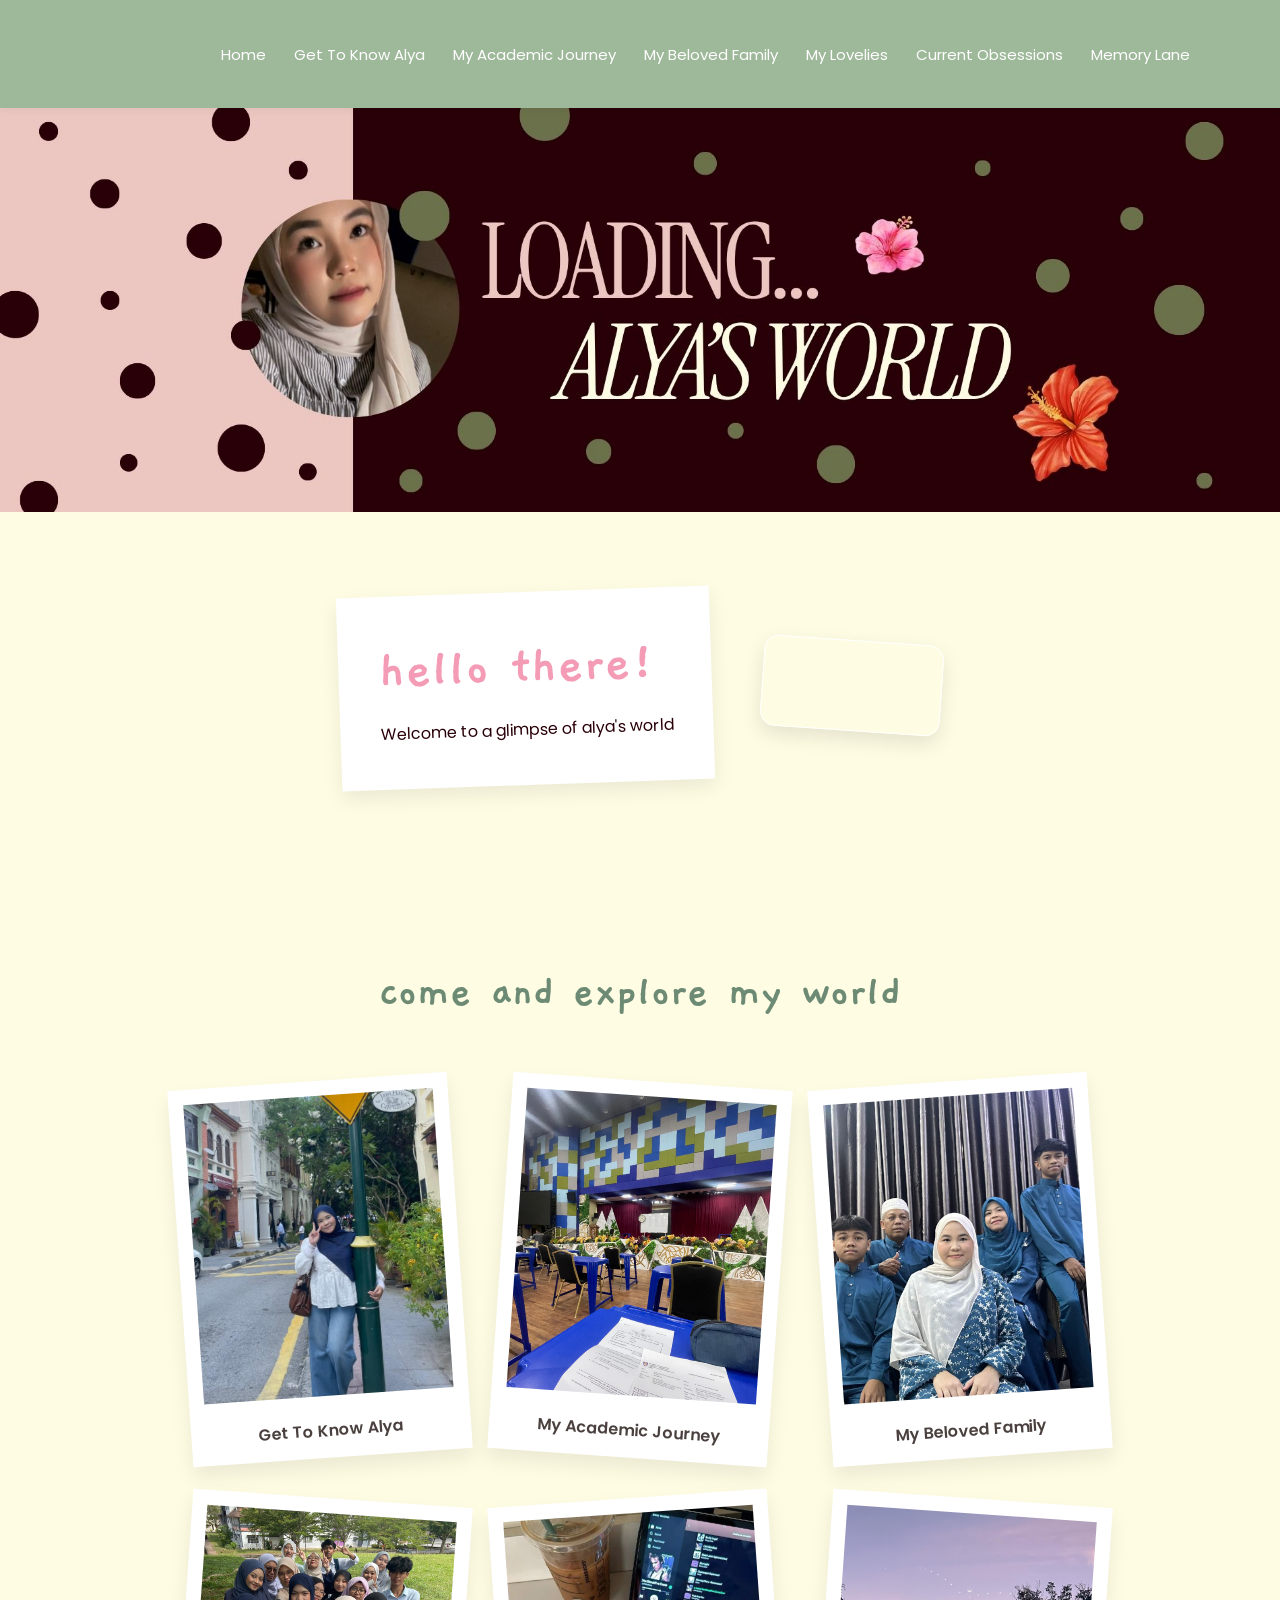
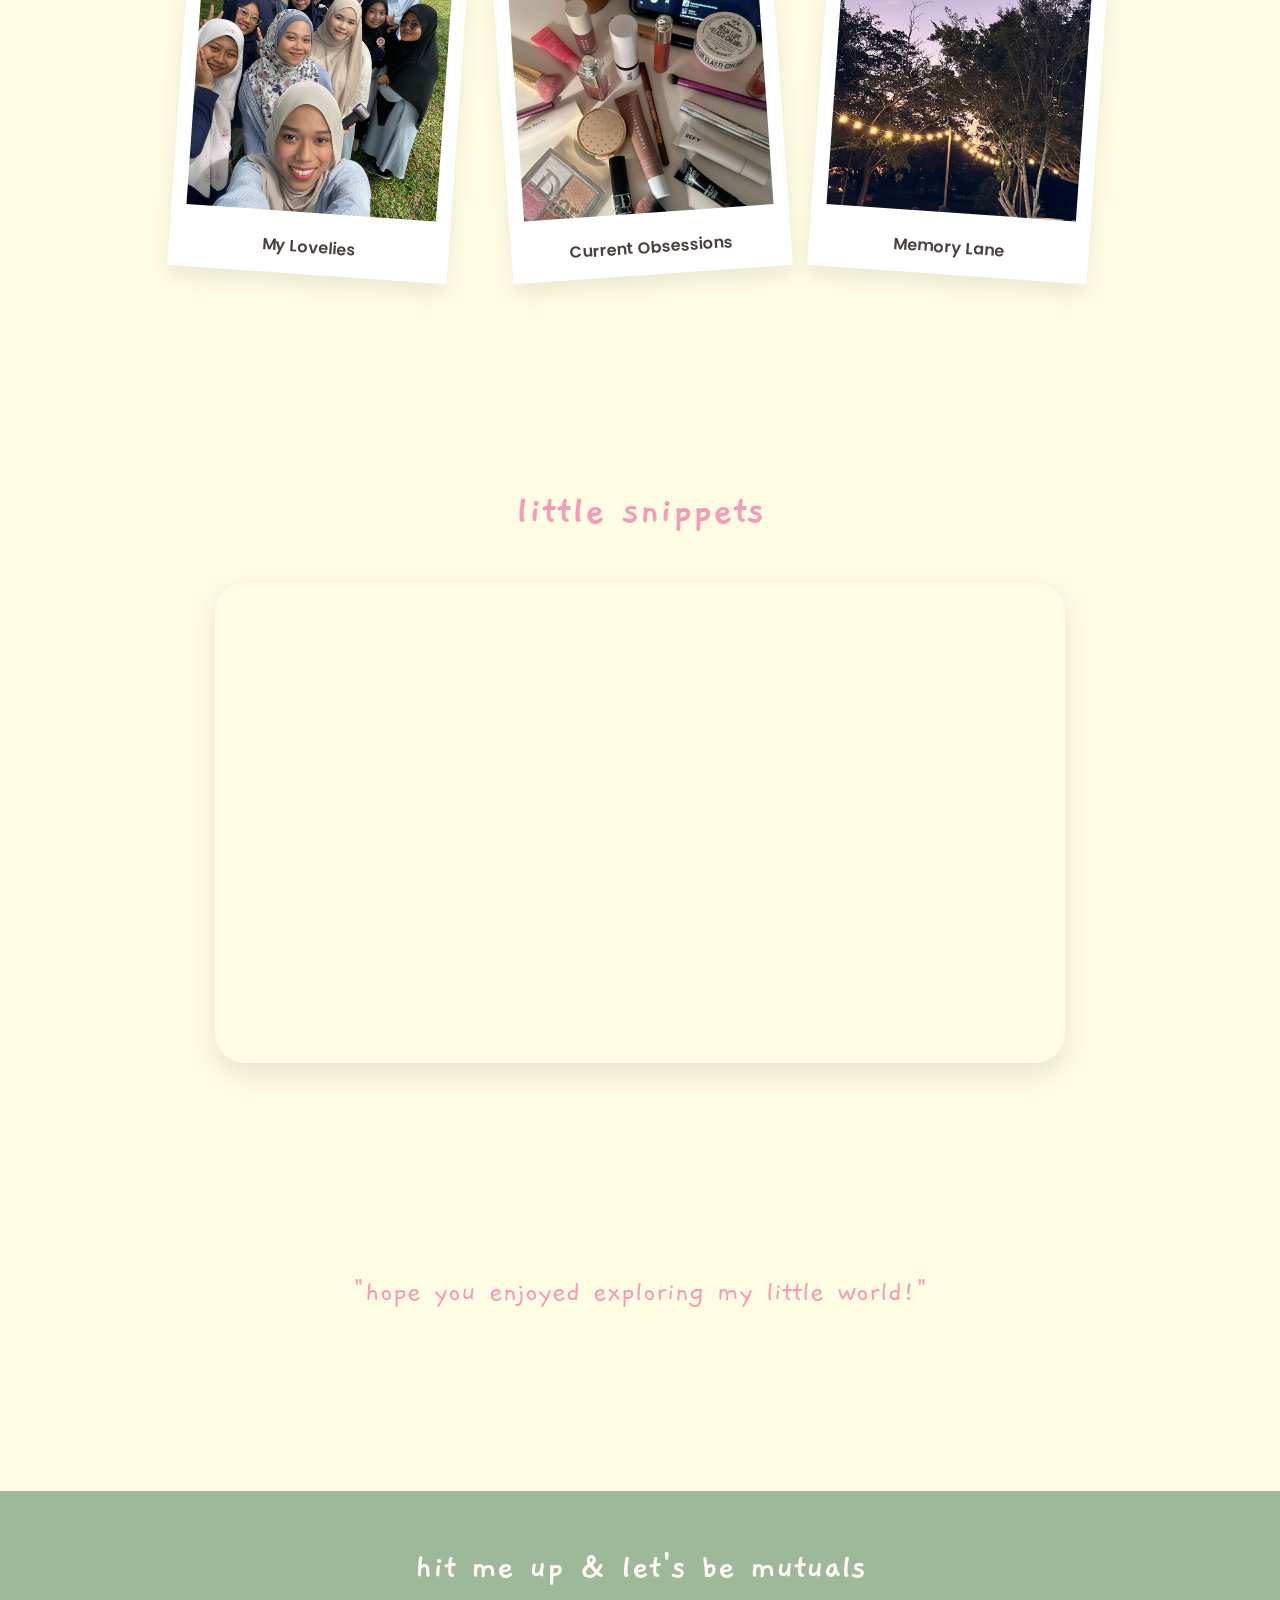
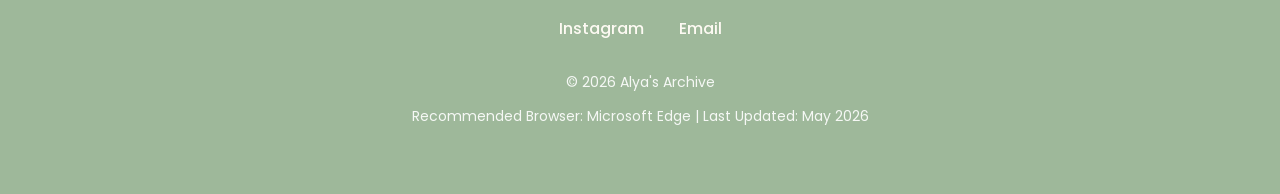
<file: index.html>
<!DOCTYPE html>
<html lang="en">

<head>

<meta charset="UTF-8">
<meta name="viewport" content="width=device-width, initial-scale=1.0">

<title>Alya's Archive</title>

<link rel="stylesheet" href="style.css">

<link rel="preconnect" href="https://fonts.googleapis.com">
<link rel="preconnect" href="https://fonts.gstatic.com" crossorigin>

<link href="https://fonts.googleapis.com/css2?family=Poppins:wght@300;400;500;600;700&family=Gaegu:wght@400;700&display=swap" rel="stylesheet">

</head>

<body>

<audio id="bgMusic" autoplay loop>
    <source src="audio/bgsound.mp3" type="audio/mpeg">
</audio>

<nav class="navbar">

<div class="logo">

<a href="index.html">

<video autoplay muted loop playsinline>

<source src="video/logo.mp4" type="video/mp4">

</video>
</a>
</div>


<ul>

<li><a href="index.html">Home</a></li>

<li class="dropdown">

<a href="about.html" class="dropdown-toggle">
Get To Know Alya
</a>

<ul class="dropdown-menu"> 

<li><a href="about.html#biodata">my biodata</a></li> 

<li><a href="about.html#vibe">my vibe</a></li> 

<li><a href="about.html#likes">things i like & dislike</a></li> 

<li><a href="about.html#hometown">my hometown</a></li> 

</ul> 

</li>

<li>
    <a href="education.html">My Academic Journey</a>
</li>

<li class="dropdown">

<a href="family.html" class="dropdown-toggle">
My Beloved Family
</a>

<ul class="dropdown-menu">

<li><a href="family.html#myfamily">My Family</a></li>
<li><a href="family.html#mycats">My Cats</a></li>

</ul>

</li>

<li><a href="friends.html">My Lovelies</a></li>

<li><a href="interests.html">Current Obsessions</a></li>

<li><a href="moments.html">Memory Lane</a></li>

</ul>

</nav>

<section class="hero">

<img src="images/banner.jpg" alt="Alya Banner">

</section>

<section class="welcome-note">

<div class="note">

<h1>hello there!</h1>

<p>
Welcome to a glimpse of alya's world
</p>

</div>

<div class="small-video">

<video autoplay muted loop playsinline>

<source src="video/vidmeme1.mp4" type="video/mp4">

</video>

</div>

</section>

<section class="explore">

<h2>come and explore my world</h2>

<div class="polaroid-wrapper">

<div class="polaroid rotate-left">

<a href="about.html">

<img src="images/me1.jpeg" alt="About Me">

<p>Get To Know Alya</p>

</a>

</div>

<div class="polaroid rotate-right">

<a href="education.html">

<img src="images/edu1.jpeg" alt="Education">

<p>My Academic Journey</p>

</a>

</div>

<div class="polaroid rotate-left">

<a href="family.html">

<img src="images/family.jpeg" alt="Family">

<p>My Beloved Family</p>

</a>

</div>

<div class="polaroid rotate-right">

<a href="friends.html">

<img src="images/friends2.jpeg" alt="Friends">

<p>My Lovelies</p>

</a>

</div>

<div class="polaroid rotate-left">

<a href="interests.html">

<img src="images/minat.jpeg" alt="Hobbies">

<p>Current Obsessions</p>

</a>

</div>

<div class="polaroid rotate-right">

    <a href="moments.html">

        <img src="images/memo.jpeg" alt="Memory">

        <p>Memory Lane</p>

    </a>

</div>

</div>

</section>

<section class="little-snippets">

    <h2>little snippets</h2>

    <div class="featured-video">

        <iframe
            src="https://www.youtube.com/embed/4ImpYlOUKXg?autoplay=1&mute=1&loop=1&playlist=4ImpYlOUKXg"
            title="YouTube video player"
            frameborder="0"
            allow="accelerometer; autoplay; clipboard-write; encrypted-media; gyroscope; picture-in-picture; web-share"
            referrerpolicy="strict-origin-when-cross-origin"
            allowfullscreen>
        </iframe>

    </div>

</section>


<section class="quote">

<p>
"hope you enjoyed exploring my little world!"
</p>

</section>


<footer>

    <h3>hit me up & let's be mutuals</h3>

    <div class="footer-links">

        <a href="https://instagram.com/alynirss"
           target="_blank">
           Instagram
        </a>

        <a href="mailto:hcneylya@gmail.com">
           Email
        </a>

    </div>

    <p>© 2026 Alya's Archive</p>

    <p>Recommended Browser: Microsoft Edge | Last Updated: May 2026</p>

</footer>

<script>

const bgMusic = document.getElementById("bgMusic");

/* AUTOPLAY */

document.addEventListener("click", function () {

    if (bgMusic.paused) {
        bgMusic.play().catch(() => {});
    }

}, { once: true });


/* ONLY VIDEOS WITH SOUND */

const videos = document.querySelectorAll("video");

videos.forEach(video => {

    if (video.muted) return;

    video.addEventListener("play", () => {

        bgMusic.pause();

    });

    video.addEventListener("pause", () => {

        if (!video.ended) {
            bgMusic.play().catch(() => {});
        }

    });

    video.addEventListener("ended", () => {

        bgMusic.play().catch(() => {});

    });

});

</script>

</body>

</html>
</file>
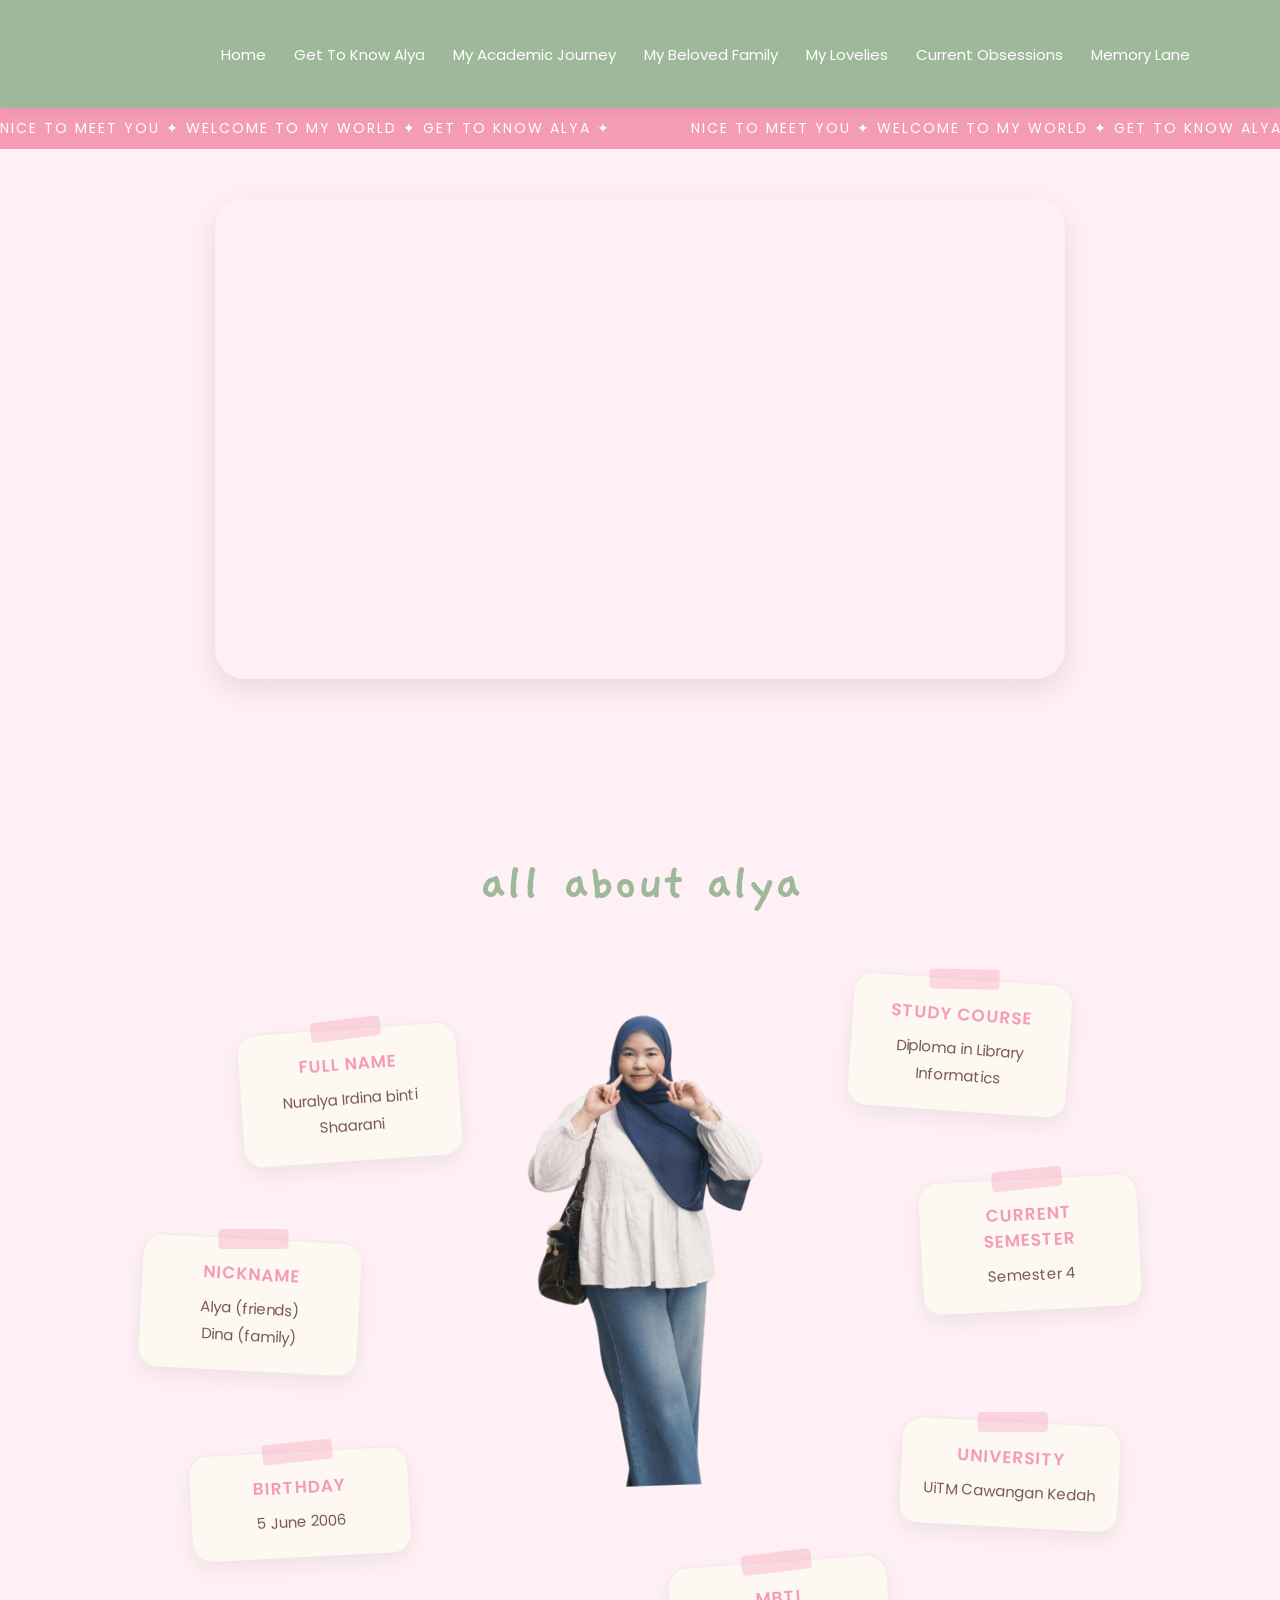
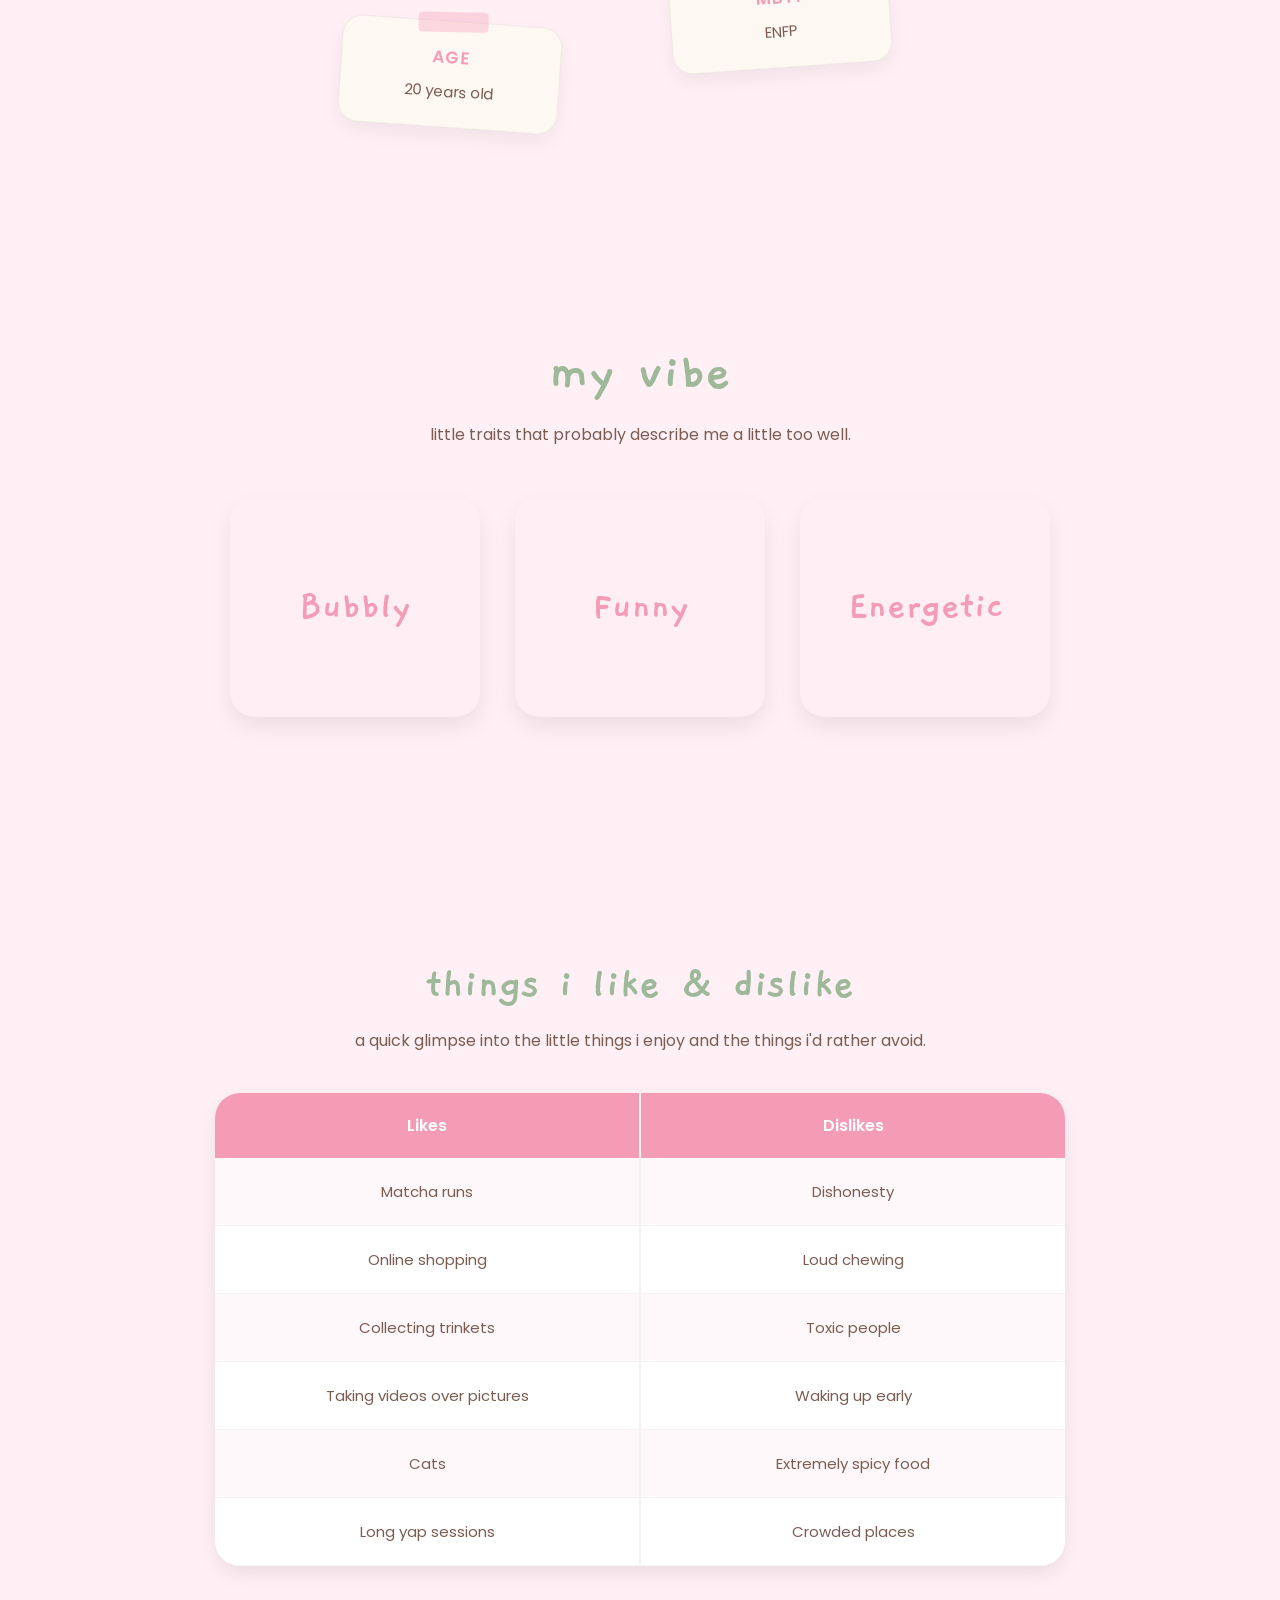
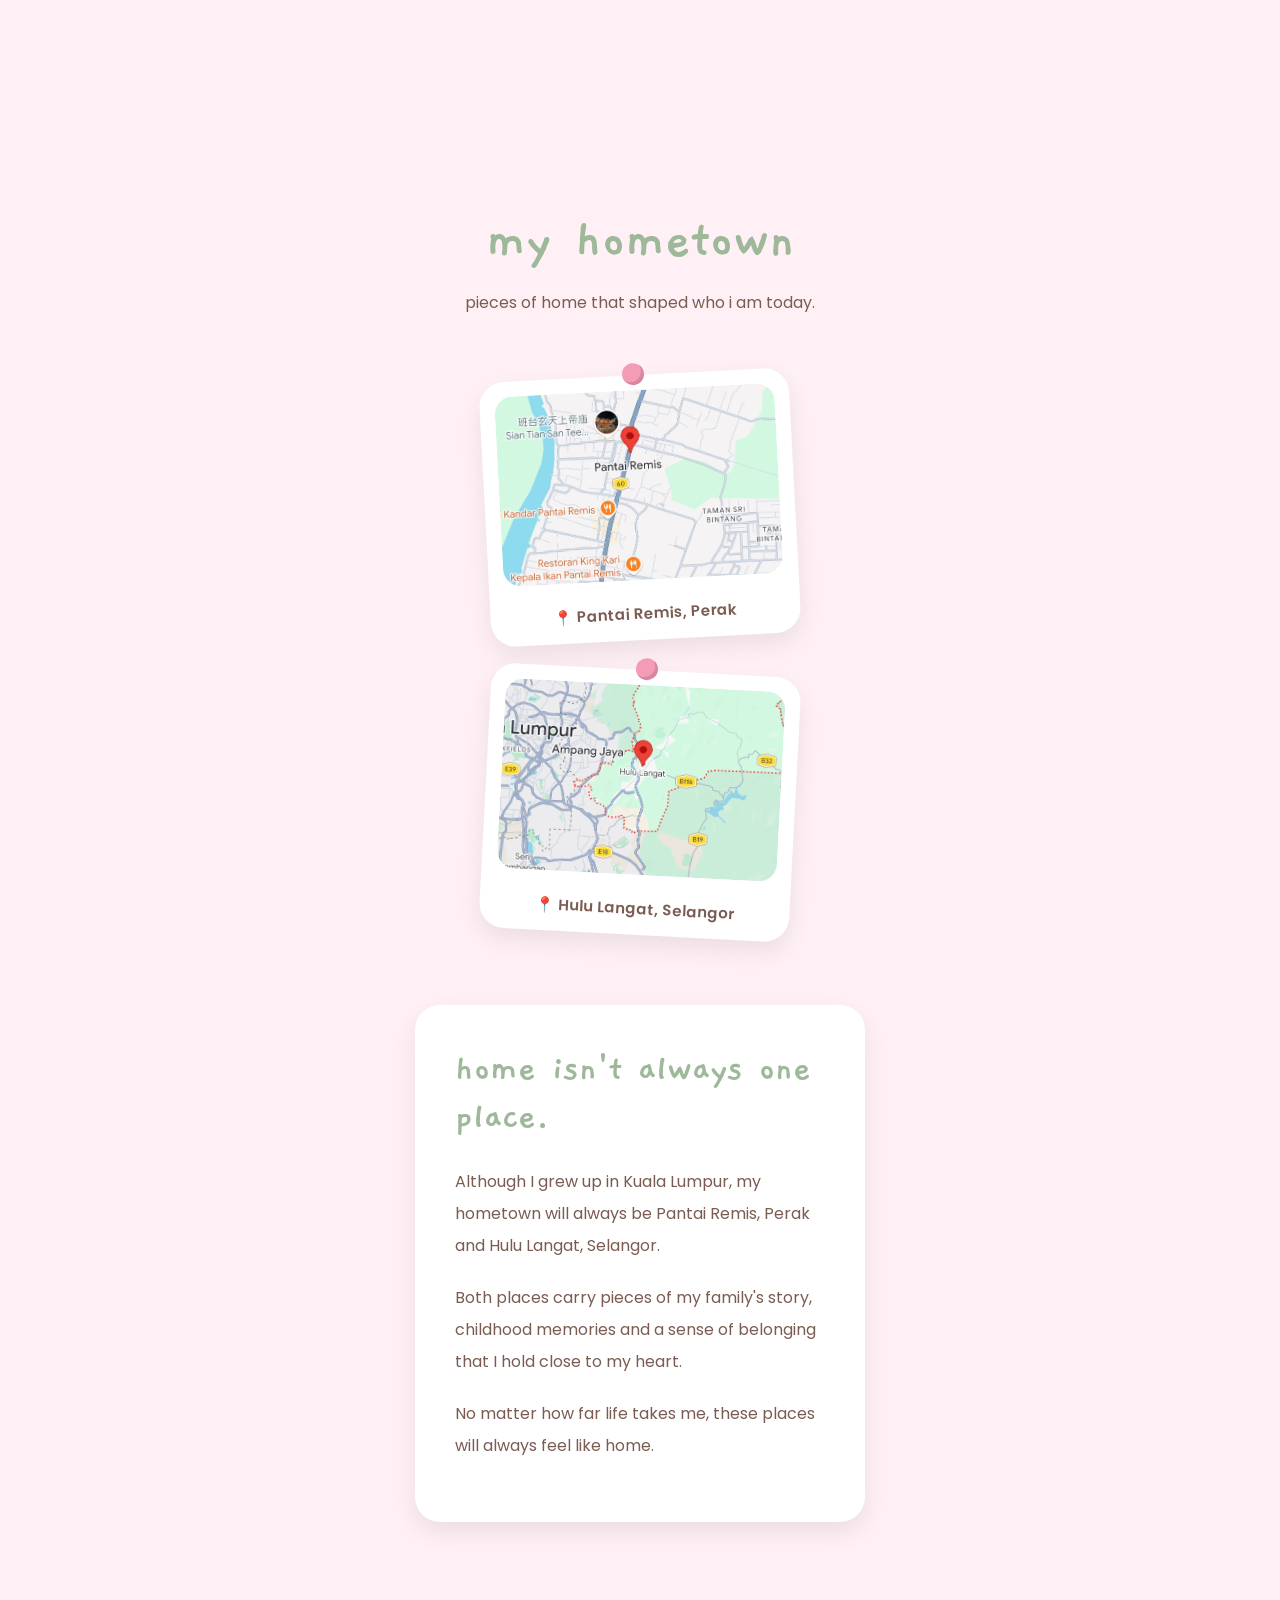
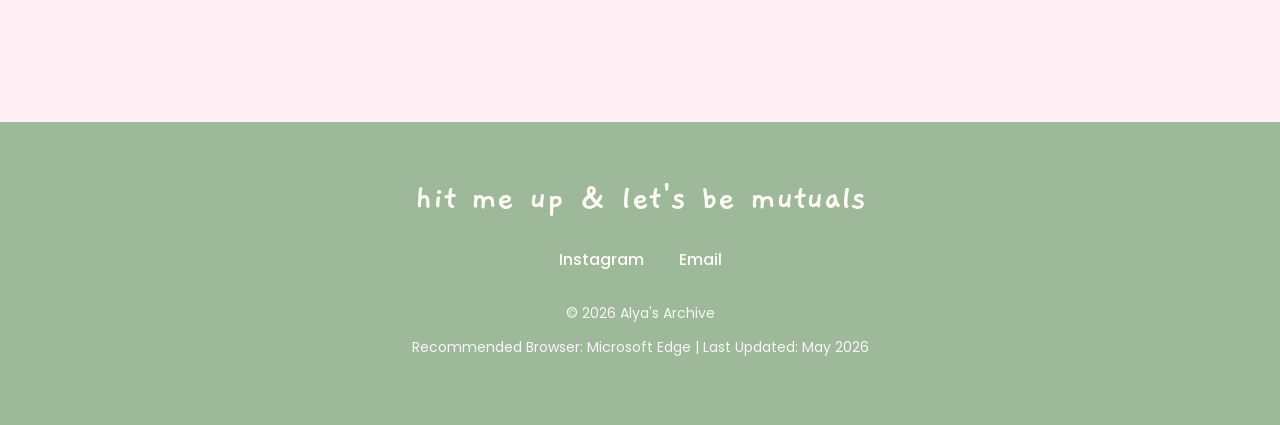
<file: about.html>
<!DOCTYPE html>
<html lang="en">

<head>

<meta charset="UTF-8">
<meta name="viewport" content="width=device-width, initial-scale=1.0">

<title>Get To Know Alya</title>

<link rel="stylesheet" href="style.css">

<link rel="preconnect" href="https://fonts.googleapis.com">
<link rel="preconnect" href="https://fonts.gstatic.com" crossorigin>

<link href="https://fonts.googleapis.com/css2?family=Poppins:wght@300;400;500;600;700&family=Gaegu:wght@400;700&display=swap" rel="stylesheet">

</head>

<body class="about-page">

<audio id="bgMusic" autoplay loop>
    <source src="audio/bgsound.mp3" type="audio/mpeg">
</audio>

<nav class="navbar">

<div class="logo">

<a href="index.html">

<video autoplay muted loop playsinline>

<source src="video/logo.mp4" type="video/mp4">

</video>
</a>
</div>


<ul>

<li><a href="index.html">Home</a></li>

<li class="dropdown">

<a href="about.html" class="dropdown-toggle">
Get To Know Alya
</a>

<ul class="dropdown-menu"> 

<li><a href="about.html#biodata">my biodata</a></li> 

<li><a href="about.html#vibe">my vibe</a></li> 

<li><a href="about.html#likes">things i like & dislike</a></li> 

<li><a href="about.html#hometown">my hometown</a></li> 

</ul> 

</li>

<li>
    <a href="education.html">My Academic Journey</a>
</li>

<li class="dropdown">

<a href="family.html" class="dropdown-toggle">
My Beloved Family
</a>

<ul class="dropdown-menu">

<li><a href="family.html#myfamily">My Family</a></li>
<li><a href="family.html#mycats">My Cats</a></li>

</ul>

</li>

<li><a href="friends.html">My Lovelies</a></li>

<li><a href="interests.html">Current Obsessions</a></li>

<li><a href="moments.html">Memory Lane</a></li>

</ul>

</nav>


<!-- MOVING TEXT -->

<div class="moving-text">

<div class="moving-track">

<span>nice to meet you ✦ welcome to my world ✦ get to know alya ✦</span>
<span>nice to meet you ✦ welcome to my world ✦ get to know alya ✦</span>
<span>nice to meet you ✦ welcome to my world ✦ get to know alya ✦</span>

</div>

</div>


<!-- VIDEO ABOUT ME -->

<section class="about-video">

    <iframe
        src="https://www.youtube.com/embed/ZuCZKxf-8Qo?autoplay=1&mute=1&loop=1&playlist=ZuCZKxf-8Qo"
        title="YouTube video player"
        frameborder="0"
        allow="accelerometer; autoplay; clipboard-write; encrypted-media; gyroscope; picture-in-picture; web-share"
        referrerpolicy="strict-origin-when-cross-origin"
        allowfullscreen>
    </iframe>

</section>


<!-- ALL ABOUT ALYA -->

<section class="all-about" id="biodata">

    <h2>all about alya</h2>

    <div class="about-wrapper">

        <!-- LEFT -->

        <div class="info-card card1">
            <h3>Full Name</h3>
            <p>Nuralya Irdina binti Shaarani</p>
        </div>

        <div class="info-card card2">
            <h3>Nickname</h3>
            <p>Alya (friends)<br>Dina (family)</p>
        </div>

        <div class="info-card card3">
            <h3>Birthday</h3>
            <p>5 June 2006</p>
        </div>

        <div class="info-card card4">
            <h3>Age</h3>
            <p>20 years old</p>
        </div>


        <!-- CENTRE PHOTO -->

        <div class="about-photo">
            <img src="images/sticker.png" alt="Alya">
        </div>


        <!-- RIGHT -->

        <div class="info-card card5">
            <h3>Study Course</h3>
            <p>Diploma in Library Informatics</p>
        </div>

        <div class="info-card card6">
            <h3>Current Semester</h3>
            <p>Semester 4</p>
        </div>

        <div class="info-card card7">
            <h3>University</h3>
            <p>UiTM Cawangan Kedah</p>
        </div>

        <div class="info-card card8">
            <h3>MBTI</h3>
            <p>ENFP</p>
        </div>

    </div>

</section>

<!-- MY VIBE -->

<section class="vibe-section" id="vibe">

    <h2>my vibe</h2>

    <p class="vibe-note">
        little traits that probably describe me a little too well.
    </p>

    <div class="vibe-grid">

        <!-- BUBBLY -->

        <div class="vibe-card">

            <div class="vibe-inner">

                <div class="vibe-front">
                    <h3>Bubbly</h3>
                </div>

                <div class="vibe-back">
                    <p>
                        gets excited over the smallest things and somehow finds joy in almost everything.
                    </p>
                </div>

            </div>

        </div>


        <!-- FUNNY -->

        <div class="vibe-card">

            <div class="vibe-inner">

                <div class="vibe-front">
                    <h3>Funny</h3>
                </div>

                <div class="vibe-back">
                    <p>
                        laughs at the dumbest jokes and sends way too many memes.
                    </p>
                </div>

            </div>

        </div>


        <!-- ENERGETIC -->

        <div class="vibe-card">

            <div class="vibe-inner">

                <div class="vibe-front">
                    <h3>Energetic</h3>
                </div>

                <div class="vibe-back">
                    <p>
                        professional yapper with endless stories and chaotic energy.
                    </p>
                </div>

            </div>

        </div>

    </div>

</section>

<!-- LIKES & DISLIKES -->

<section class="likes-section" id="likes">

    <h2>things i like & dislike</h2>

    <p class="likes-note">
        a quick glimpse into the little things i enjoy and the things i'd rather avoid.
    </p>

    <div class="likes-table-wrapper">

        <table class="likes-table">

            <tr>
                <th>Likes</th>
                <th>Dislikes</th>
            </tr>

            <tr>
                <td>Matcha runs</td>
                <td>Dishonesty</td>
            </tr>

            <tr>
                <td>Online shopping</td>
                <td>Loud chewing</td>
            </tr>

            <tr>
                <td>Collecting trinkets</td>
                <td>Toxic people</td>
            </tr>

            <tr>
                <td>Taking videos over pictures</td>
                <td>Waking up early</td>
            </tr>

            <tr>
                <td>Cats</td>
                <td>Extremely spicy food</td>
            </tr>

            <tr>
                <td>Long yap sessions</td>
                <td>Crowded places</td>
            </tr>

        </table>

    </div>

</section>

<!-- MY HOMETOWN -->

<section class="hometown-section" id="hometown">

    <h2>my hometown</h2>

    <p class="hometown-note">
        pieces of home that shaped who i am today.
    </p>

    <div class="hometown-container">

        <!-- LEFT SIDE -->

        <div class="hometown-images">

            <div class="pin-card">

                <img src="images/perak.jpeg" alt="Pantai Remis">

                <div class="pin-label">
                    📍 Pantai Remis, Perak
                </div>

            </div>

            <div class="pin-card">

                <img src="images/selangor.jpeg" alt="Hulu Langat">

                <div class="pin-label">
                    📍 Hulu Langat, Selangor
                </div>

            </div>

        </div>


        <!-- RIGHT SIDE -->

        <div class="hometown-text">

            <h3>home isn't always one place.</h3>

            <p>

                Although I grew up in Kuala Lumpur,
                my hometown will always be Pantai Remis, Perak
                and Hulu Langat, Selangor.

            </p>

            <p>

                Both places carry pieces of my family's story,
                childhood memories and a sense of belonging
                that I hold close to my heart.

            </p>

            <p>

                No matter how far life takes me,
                these places will always feel like home.

            </p>

        </div>

    </div>

</section>

<footer>

    <h3>hit me up & let's be mutuals</h3>

    <div class="footer-links">

        <a href="https://instagram.com/alynirss"
           target="_blank">
           Instagram
        </a>

        <a href="mailto:hcneylya@gmail.com">
           Email
        </a>

    </div>

    <p>© 2026 Alya's Archive</p>

    <p>Recommended Browser: Microsoft Edge | Last Updated: May 2026</p>

</footer>

<script>

const bgMusic = document.getElementById("bgMusic");


/* RESTORE MUSIC STATE */

window.addEventListener("load", () => {

    if(localStorage.getItem("musicPlaying") === "true"){

        bgMusic.play().catch(() => {});

    }

});


/* START MUSIC AFTER FIRST USER INTERACTION */

document.addEventListener("click", () => {

    if(bgMusic.paused){

        bgMusic.play().catch(() => {});
        localStorage.setItem("musicPlaying", "true");

    }

}, { once:true });


/* SAVE WHETHER MUSIC IS PLAYING */

bgMusic.addEventListener("play", () => {

    localStorage.setItem("musicPlaying", "true");

});

bgMusic.addEventListener("pause", () => {

    localStorage.setItem("musicPlaying", "false");

});


/* PAUSE WEBSITE MUSIC WHEN A VIDEO WITH SOUND PLAYS */

const videos = document.querySelectorAll("video");

videos.forEach(video => {

    /* Ignore muted videos like your logo */

    if(video.muted) return;

    video.addEventListener("play", () => {

        bgMusic.pause();

    });

    video.addEventListener("pause", () => {

        if(!video.ended){

            bgMusic.play().catch(() => {});

        }

    });

    video.addEventListener("ended", () => {

        bgMusic.play().catch(() => {});

    });

});

</script>

</body>
</html>
</file>
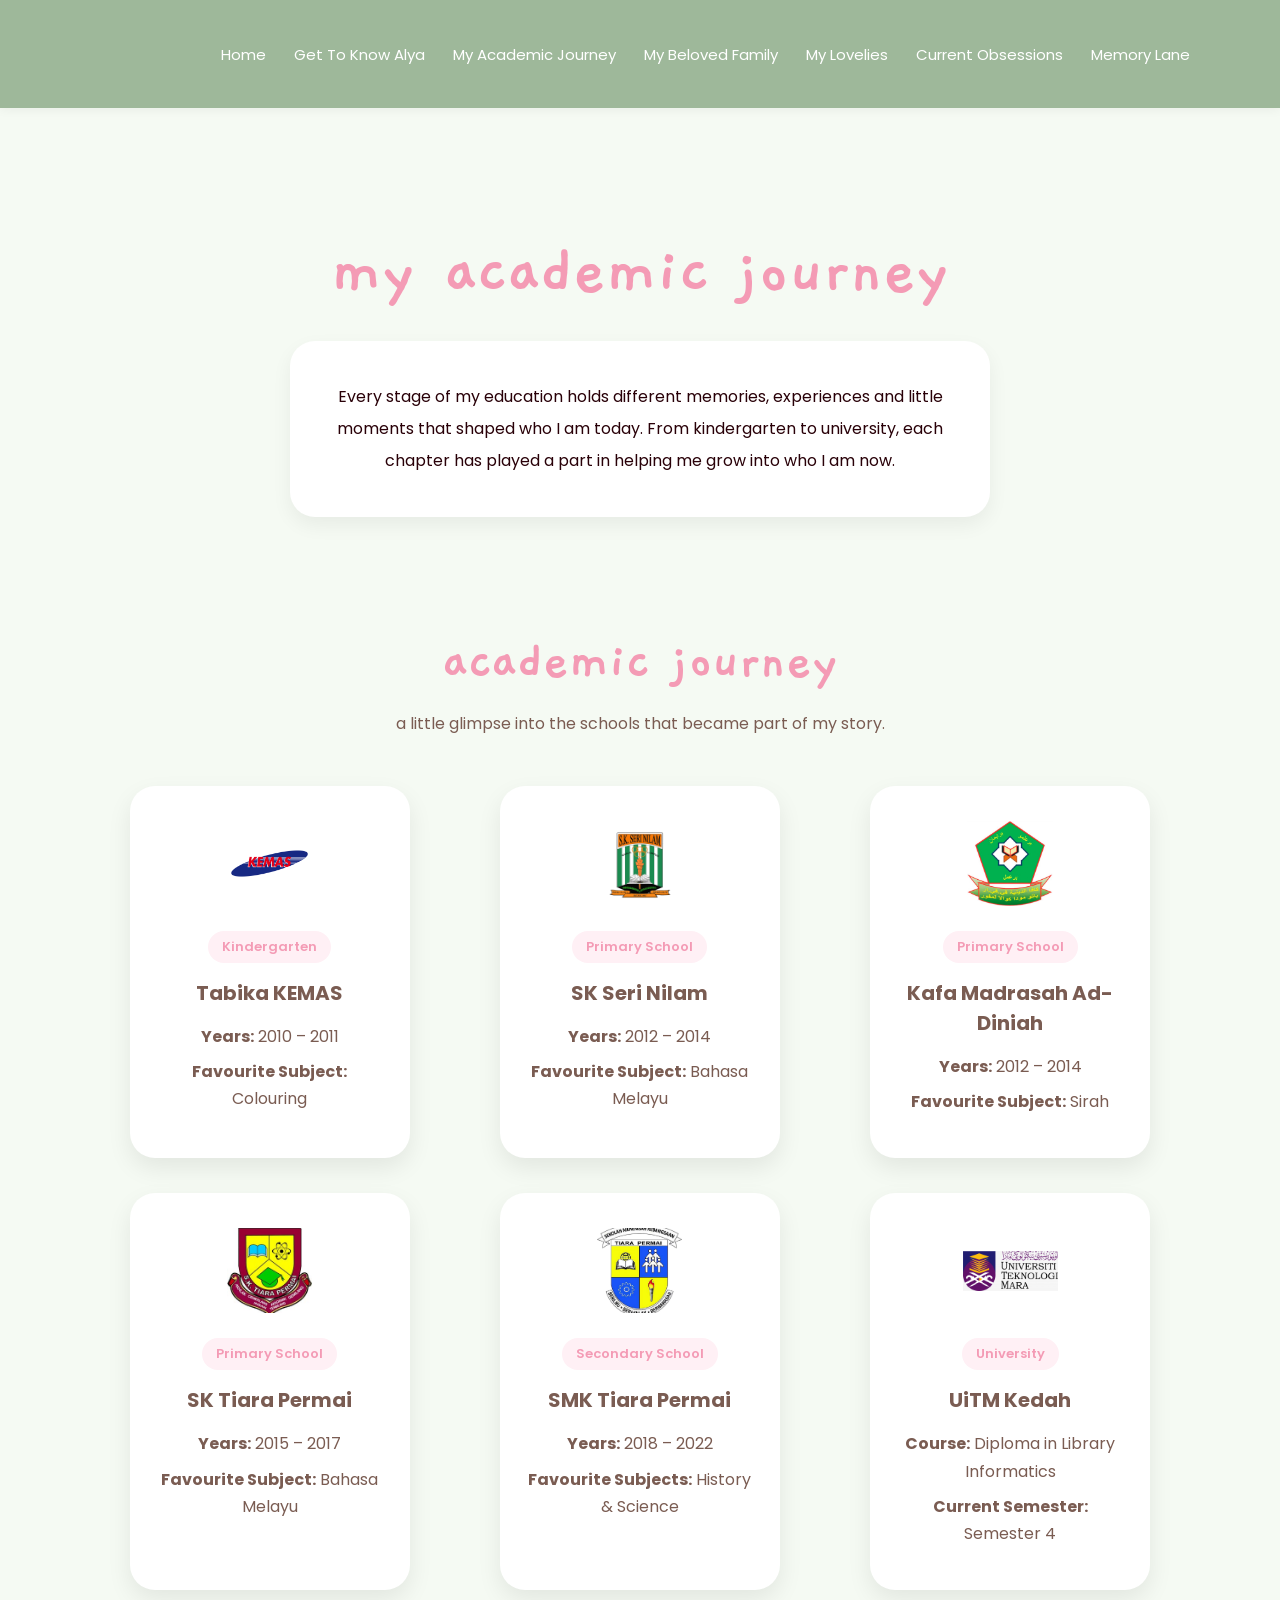
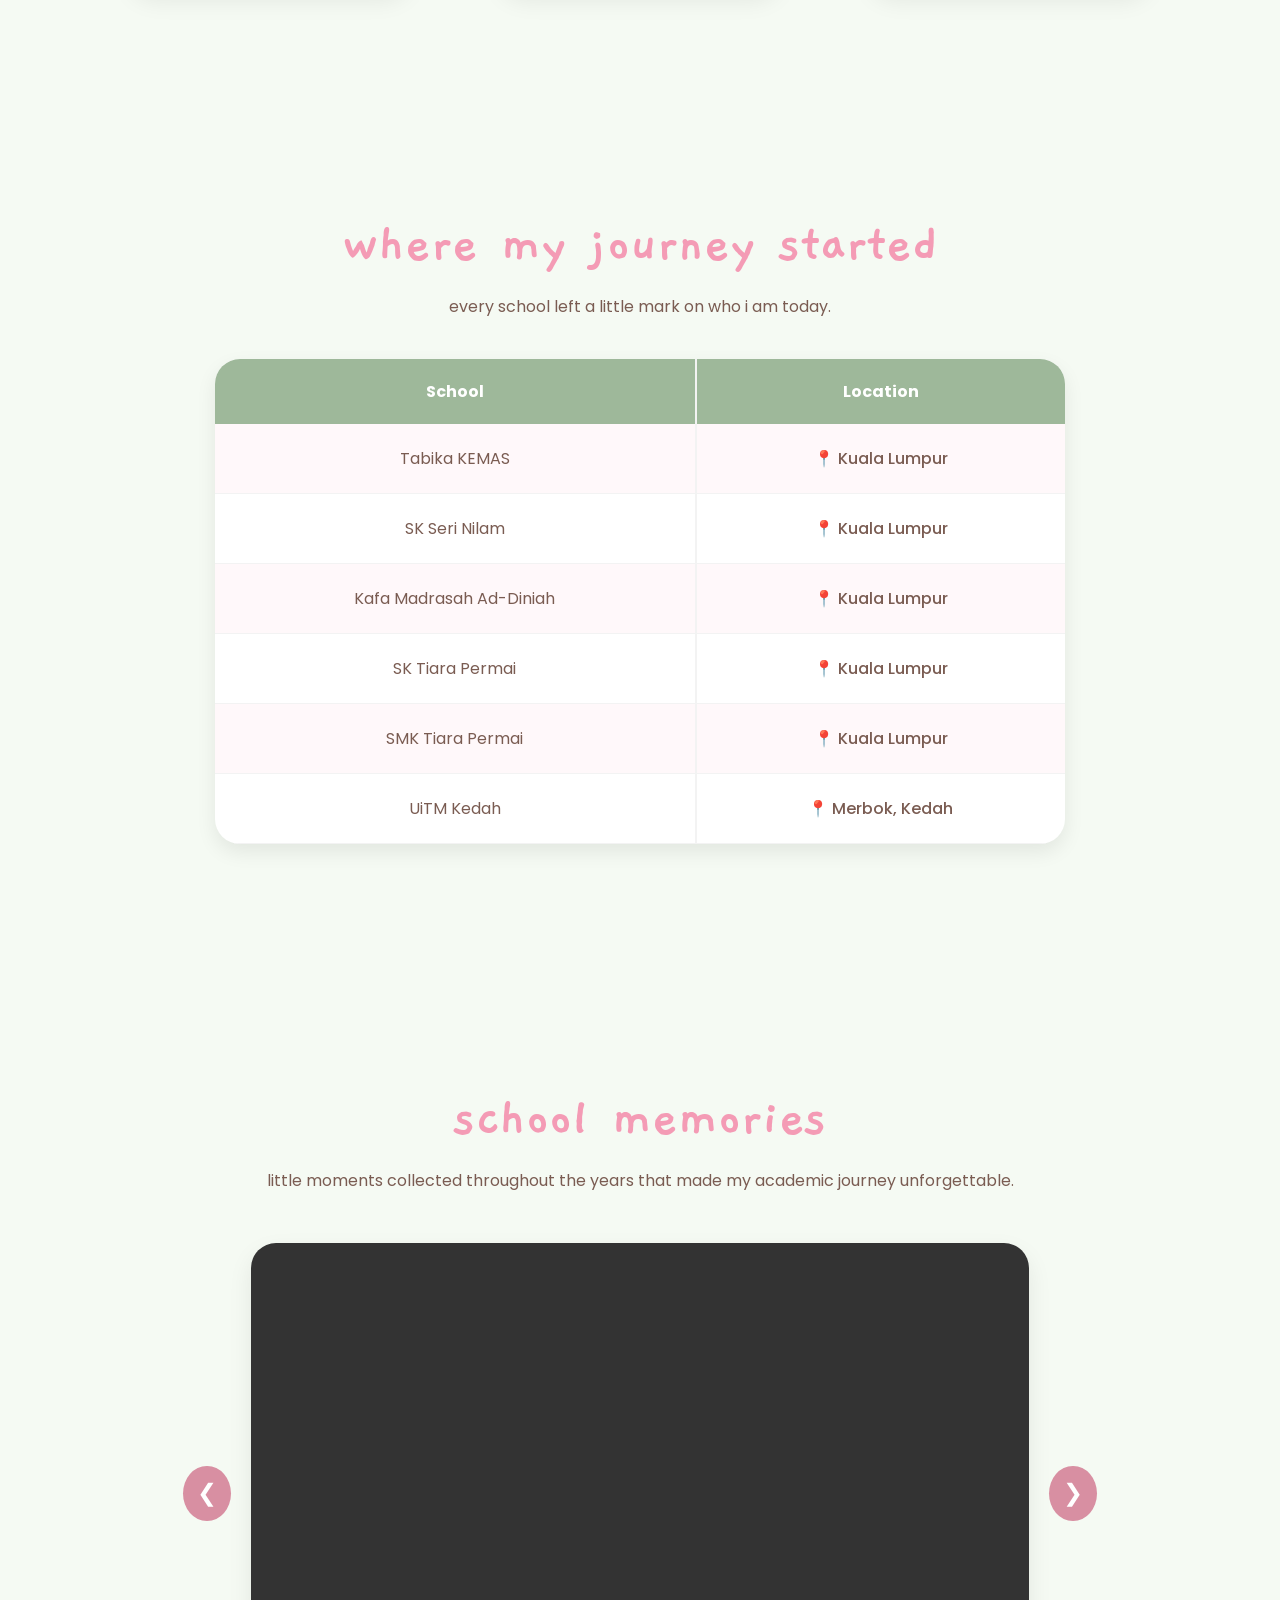
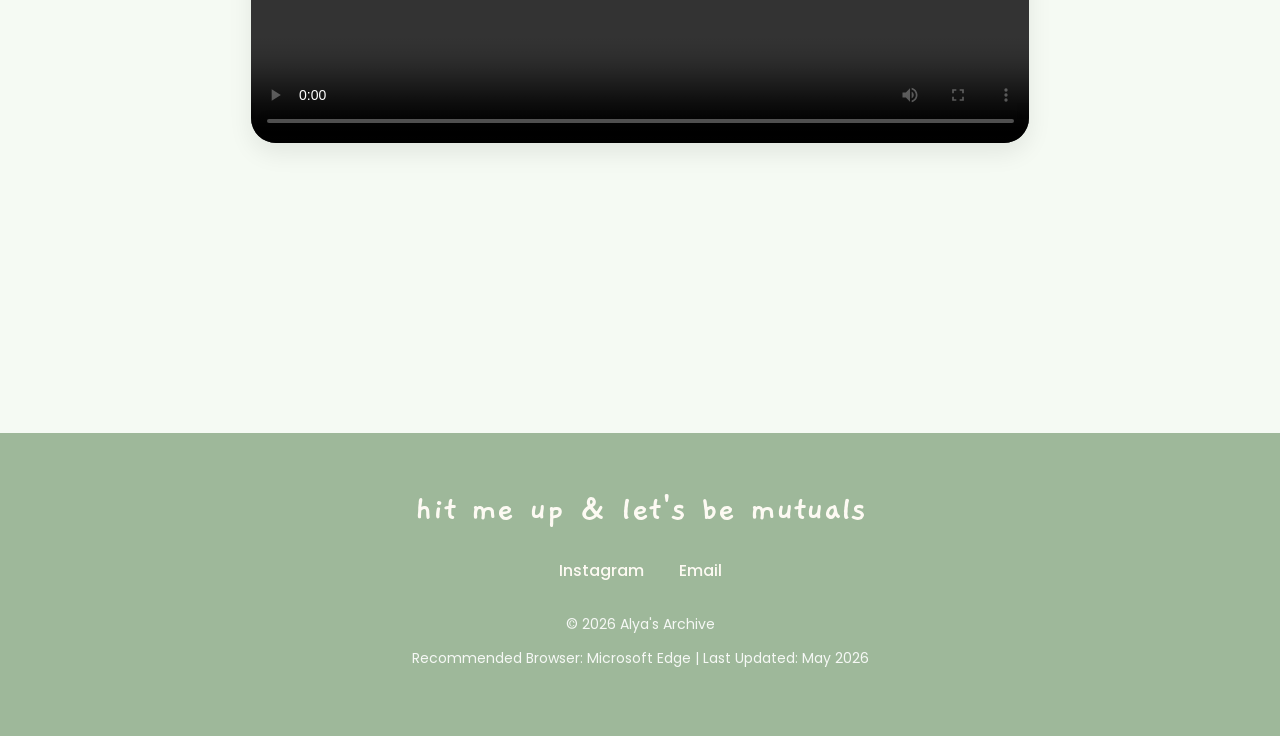
<file: education.html>
<!DOCTYPE html>
<html lang="en">

<head>

<meta charset="UTF-8">
<meta name="viewport" content="width=device-width, initial-scale=1.0">

<title>My Academic Journey</title>

<link rel="stylesheet" href="style.css">

<link rel="preconnect" href="https://fonts.googleapis.com">
<link rel="preconnect" href="https://fonts.gstatic.com" crossorigin>

<link href="https://fonts.googleapis.com/css2?family=Poppins:wght@300;400;500;600;700&family=Gaegu:wght@400;700&display=swap" rel="stylesheet">

</head>

<body class="education-page">

<audio id="bgMusic" autoplay loop>
    <source src="audio/bgsound.mp3" type="audio/mpeg">
</audio>

<nav class="navbar">

<div class="logo">

<a href="index.html">

<video autoplay muted loop playsinline>

<source src="video/logo.mp4" type="video/mp4">

</video>
</a>
</div>


<ul>

<li><a href="index.html">Home</a></li>

<li class="dropdown">

<a href="about.html" class="dropdown-toggle">
Get To Know Alya
</a>

<ul class="dropdown-menu"> 

<li><a href="about.html#biodata">my biodata</a></li> 

<li><a href="about.html#vibe">my vibe</a></li> 

<li><a href="about.html#likes">things i like & dislike</a></li> 

<li><a href="about.html#hometown">my hometown</a></li> 

</ul> 

</li>

<li>
    <a href="education.html">My Academic Journey</a>
</li>

<li class="dropdown">

<a href="family.html" class="dropdown-toggle">
My Beloved Family
</a>

<ul class="dropdown-menu">

<li><a href="family.html#myfamily">My Family</a></li>
<li><a href="family.html#mycats">My Cats</a></li>

</ul>

</li>

<li><a href="friends.html">My Lovelies</a></li>

<li><a href="interests.html">Current Obsessions</a></li>

<li><a href="moments.html">Memory Lane</a></li>

</ul>

</nav>

<!-- INTRO -->

<section class="edu-intro">

    <h1>my academic journey</h1>

    <p>
        Every stage of my education holds different memories, experiences and little moments that shaped who I am today. From kindergarten to university, each chapter has played a part in helping me grow into who I am now.
    </p>

</section>


<!-- ACADEMIC JOURNEY -->

<section class="edu-cards-section">

    <h2>academic journey</h2>

    <p class="edu-note">
        a little glimpse into the schools that became part of my story.
    </p>

    <div class="edu-grid">

        <!-- KINDERGARTEN -->

        <div class="edu-card" id="kindergarten">

<div class="edu-logo-link">

    <img src="images/tadikalogo.png"
         class="edu-logo"
         alt="Tabika KEMAS">

</div>

            <span class="edu-level">
                Kindergarten
            </span>

            <h3>Tabika KEMAS</h3>

            <p>
                <strong>Years:</strong>
                2010 – 2011
            </p>

            <p>
                <strong>Favourite Subject:</strong>
                Colouring
            </p>

        </div>


        <!-- SK SERI NILAM -->

        <div class="edu-card">

            <a href="https://www.facebook.com/pibgsksnkl/?locale=ms_MY"
               target="_blank"
               class="edu-logo-link">

                <img src="images/skserinilam.png"
                     class="edu-logo"
                     alt="SK Seri Nilam">

                <span class="visit-tag">
                    Visit SK Seri Nilam
                </span>

            </a>

            <span class="edu-level">
                Primary School
            </span>

            <h3>SK Seri Nilam</h3>

            <p>
                <strong>Years:</strong>
                2012 – 2014
            </p>

            <p>
                <strong>Favourite Subject:</strong>
                Bahasa Melayu
            </p>

        </div>


        <!-- KAFA -->

        <div class="edu-card">

            <div class="edu-logo-link">

    <img src="images/kafa.jpg"
         class="edu-logo"
         alt="Kafa">

</div>

            <span class="edu-level">
                Primary School
            </span>

            <h3>Kafa Madrasah Ad-Diniah</h3>

            <p>
                <strong>Years:</strong>
                2012 – 2014
            </p>

            <p>
                <strong>Favourite Subject:</strong>
                Sirah
            </p>

        </div>


        <!-- SKTP -->

        <div class="edu-card">

            <a href="https://www.facebook.com/SKTIARAPERMAI/"
               target="_blank"
               class="edu-logo-link">

                <img src="images/sktp.jpg"
                     class="edu-logo"
                     alt="SKTP">

                <span class="visit-tag">
                    Visit SK Tiara Permai
                </span>

            </a>

            <span class="edu-level">
                Primary School
            </span>

            <h3>SK Tiara Permai</h3>

            <p>
                <strong>Years:</strong>
                2015 – 2017
            </p>

            <p>
                <strong>Favourite Subject:</strong>
                Bahasa Melayu
            </p>

        </div>


        <!-- SMKTP -->

        <div class="edu-card" id="secondary">

            <a href="https://www.facebook.com/SMKTPKL/"
               target="_blank"
               class="edu-logo-link">

                <img src="images/smktp.jpg"
                     class="edu-logo"
                     alt="SMKTP">

                <span class="visit-tag">
                    Visit SMK Tiara Permai
                </span>

            </a>

            <span class="edu-level">
                Secondary School
            </span>

            <h3>SMK Tiara Permai</h3>

            <p>
                <strong>Years:</strong>
                2018 – 2022
            </p>

            <p>
                <strong>Favourite Subjects:</strong>
                History & Science
            </p>

        </div>


        <!-- UITM -->

        <div class="edu-card" id="university">

            <a href="https://kedah.uitm.edu.my/"
               target="_blank"
               class="edu-logo-link">

                <img src="images/uitm.jpeg"
                     class="edu-logo"
                     alt="UiTM Kedah">

                <span class="visit-tag">
                    Visit UiTM Kedah
                </span>

            </a>

            <span class="edu-level">
                University
            </span>

            <h3>UiTM Kedah</h3>

            <p>
                <strong>Course:</strong>
                Diploma in Library Informatics
            </p>

            <p>
                <strong>Current Semester:</strong>
                Semester 4
            </p>

        </div>

    </div>

</section>

<section class="school-location-section">

    <h2>where my journey started</h2>

    <p class="location-note">
        every school left a little mark on who i am today.
    </p>

    <div class="school-table-wrapper">

        <table class="school-table">

            <tr>
                <th>School</th>
                <th>Location</th>
            </tr>

            <tr>
                <td>Tabika KEMAS</td>
                <td>
                    <a href="https://maps.app.goo.gl/XgPTXYBSSBFMt6hi6"
                       target="_blank">
                       📍 Kuala Lumpur
                    </a>
                </td>
            </tr>

            <tr>
                <td>SK Seri Nilam</td>
                <td>
                    <a href="https://maps.app.goo.gl/unvAzYJTmnuJnvgV9"
                       target="_blank">
                       📍 Kuala Lumpur
                    </a>
                </td>
            </tr>

            <tr>
                <td>Kafa Madrasah Ad-Diniah</td>
                <td>
                    <a href="https://maps.app.goo.gl/4s3HnWPtcuLfRy4s8"
                       target="_blank">
                       📍 Kuala Lumpur
                    </a>
                </td>
            </tr>

            <tr>
                <td>SK Tiara Permai</td>
                <td>
                    <a href="https://maps.app.goo.gl/HJeM4F6euAkKrHdj6"
                       target="_blank">
                       📍 Kuala Lumpur
                    </a>
                </td>
            </tr>

            <tr>
                <td>SMK Tiara Permai</td>
                <td>
                    <a href="https://maps.app.goo.gl/Djk7NZAsiCWG5QM66"
                       target="_blank">
                       📍 Kuala Lumpur
                    </a>
                </td>
            </tr>

            <tr>
                <td>UiTM Kedah</td>
                <td>
                    <a href="https://maps.app.goo.gl/5E71X6BPP9khmi6f8"
                       target="_blank">
                       📍 Merbok, Kedah
                    </a>
                </td>
            </tr>

        </table>

    </div>

</section>

<!-- SCHOOL MEMORIES -->

<section class="school-memories">

    <h2>school memories</h2>

    <p class="memories-note">
        little moments collected throughout the years that made my academic journey unforgettable.
    </p>

    <section class="slider-container">

        <button class="prev" onclick="moveEduSlide(-1)">
            ❮
        </button>

        <div class="slider">

            <!-- SLIDE 1 : VIDEO -->

            <video class="edu-slide active"
                   controls>

                <source src="video/edu1.mp4"
                        type="video/mp4">

            </video>


            <!-- SLIDE 2 -->

            <img src="images/edu2.jpeg"
                 class="edu-slide"
                 alt="School Memory 1">


            <!-- SLIDE 3 -->

            <img src="images/edu3.jpeg"
                 class="edu-slide"
                 alt="School Memory 2">


            <!-- SLIDE 4 -->

            <img src="images/edu4.jpeg"
                 class="edu-slide"
                 alt="School Memory 3">


            <!-- SLIDE 5 -->

            <img src="images/edu5.jpeg"
                 class="edu-slide"
                 alt="School Memory 4">

        </div>

        <button class="next" onclick="moveEduSlide(1)">
            ❯
        </button>

    </section>

</section>


<footer>

    <h3>hit me up & let's be mutuals</h3>

    <div class="footer-links">

        <a href="https://instagram.com/alynirss"
           target="_blank">
           Instagram
        </a>

        <a href="mailto:hcneylya@gmail.com">
           Email
        </a>

    </div>

    <p>© 2026 Alya's Archive</p>

    <p>Recommended Browser: Microsoft Edge | Last Updated: May 2026</p>

</footer>

<!-- EDUCATION SLIDER SCRIPT -->

<script>

let eduSlideIndex = 0;

const eduSlides = document.querySelectorAll(".edu-slide");

function showEduSlide(index){

    eduSlides.forEach(slide => {

        slide.style.display = "none";

        if(slide.tagName === "VIDEO"){
            slide.pause();
        }

    });

    eduSlides[index].style.display = "block";

}

function moveEduSlide(direction){

    eduSlideIndex += direction;

    if(eduSlideIndex >= eduSlides.length){
        eduSlideIndex = 0;
    }

    if(eduSlideIndex < 0){
        eduSlideIndex = eduSlides.length - 1;
    }

    showEduSlide(eduSlideIndex);

}

showEduSlide(eduSlideIndex);

</script>

<script>

const bgMusic = document.getElementById("bgMusic");


/* RESTORE MUSIC STATE */

window.addEventListener("load", () => {

    if(localStorage.getItem("musicPlaying") === "true"){

        bgMusic.play().catch(() => {});

    }

});


/* START MUSIC AFTER FIRST USER INTERACTION */

document.addEventListener("click", () => {

    if(bgMusic.paused){

        bgMusic.play().catch(() => {});
        localStorage.setItem("musicPlaying", "true");

    }

}, { once:true });


/* SAVE WHETHER MUSIC IS PLAYING */

bgMusic.addEventListener("play", () => {

    localStorage.setItem("musicPlaying", "true");

});

bgMusic.addEventListener("pause", () => {

    localStorage.setItem("musicPlaying", "false");

});


/* PAUSE WEBSITE MUSIC WHEN A VIDEO WITH SOUND PLAYS */

const videos = document.querySelectorAll("video");

videos.forEach(video => {

    /* Ignore muted videos like your logo */

    if(video.muted) return;

    video.addEventListener("play", () => {

        bgMusic.pause();

    });

    video.addEventListener("pause", () => {

        if(!video.ended){

            bgMusic.play().catch(() => {});

        }

    });

    video.addEventListener("ended", () => {

        bgMusic.play().catch(() => {});

    });

});

</script>

</body>

</html>
</file>
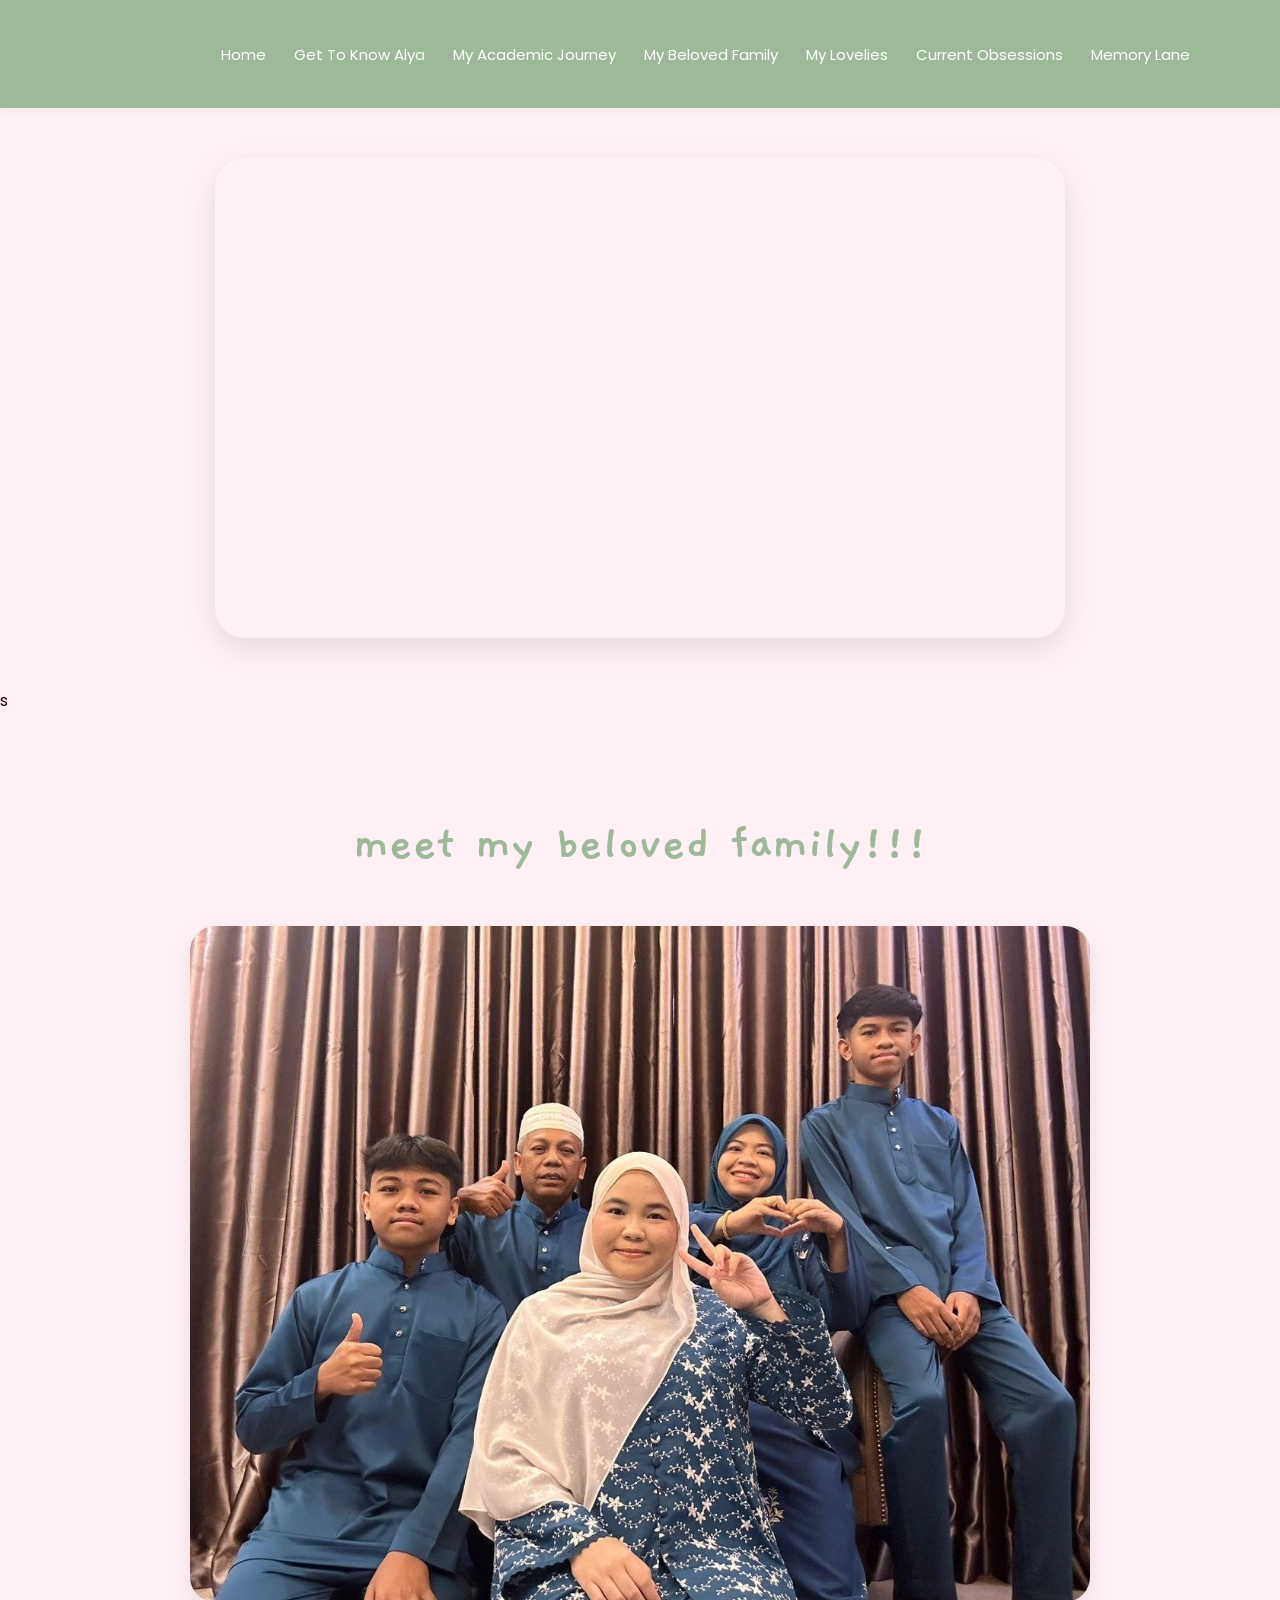
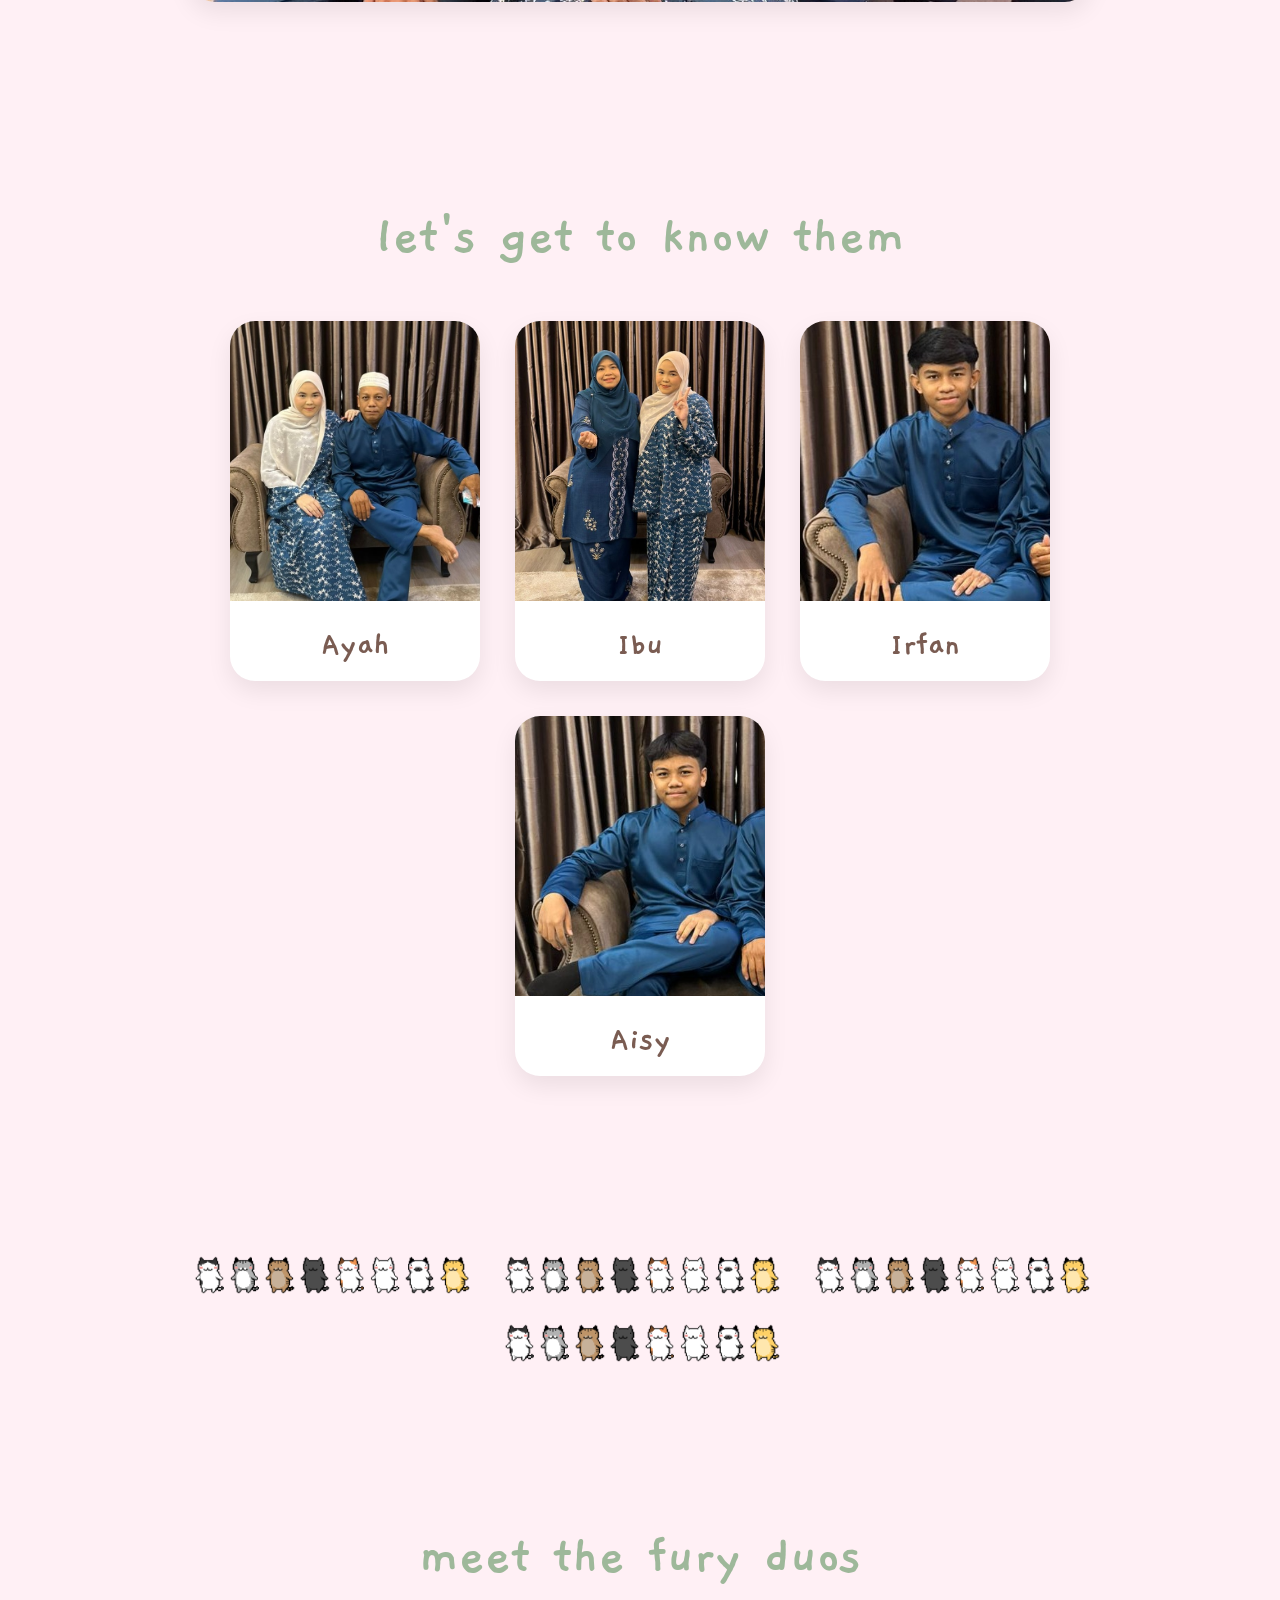
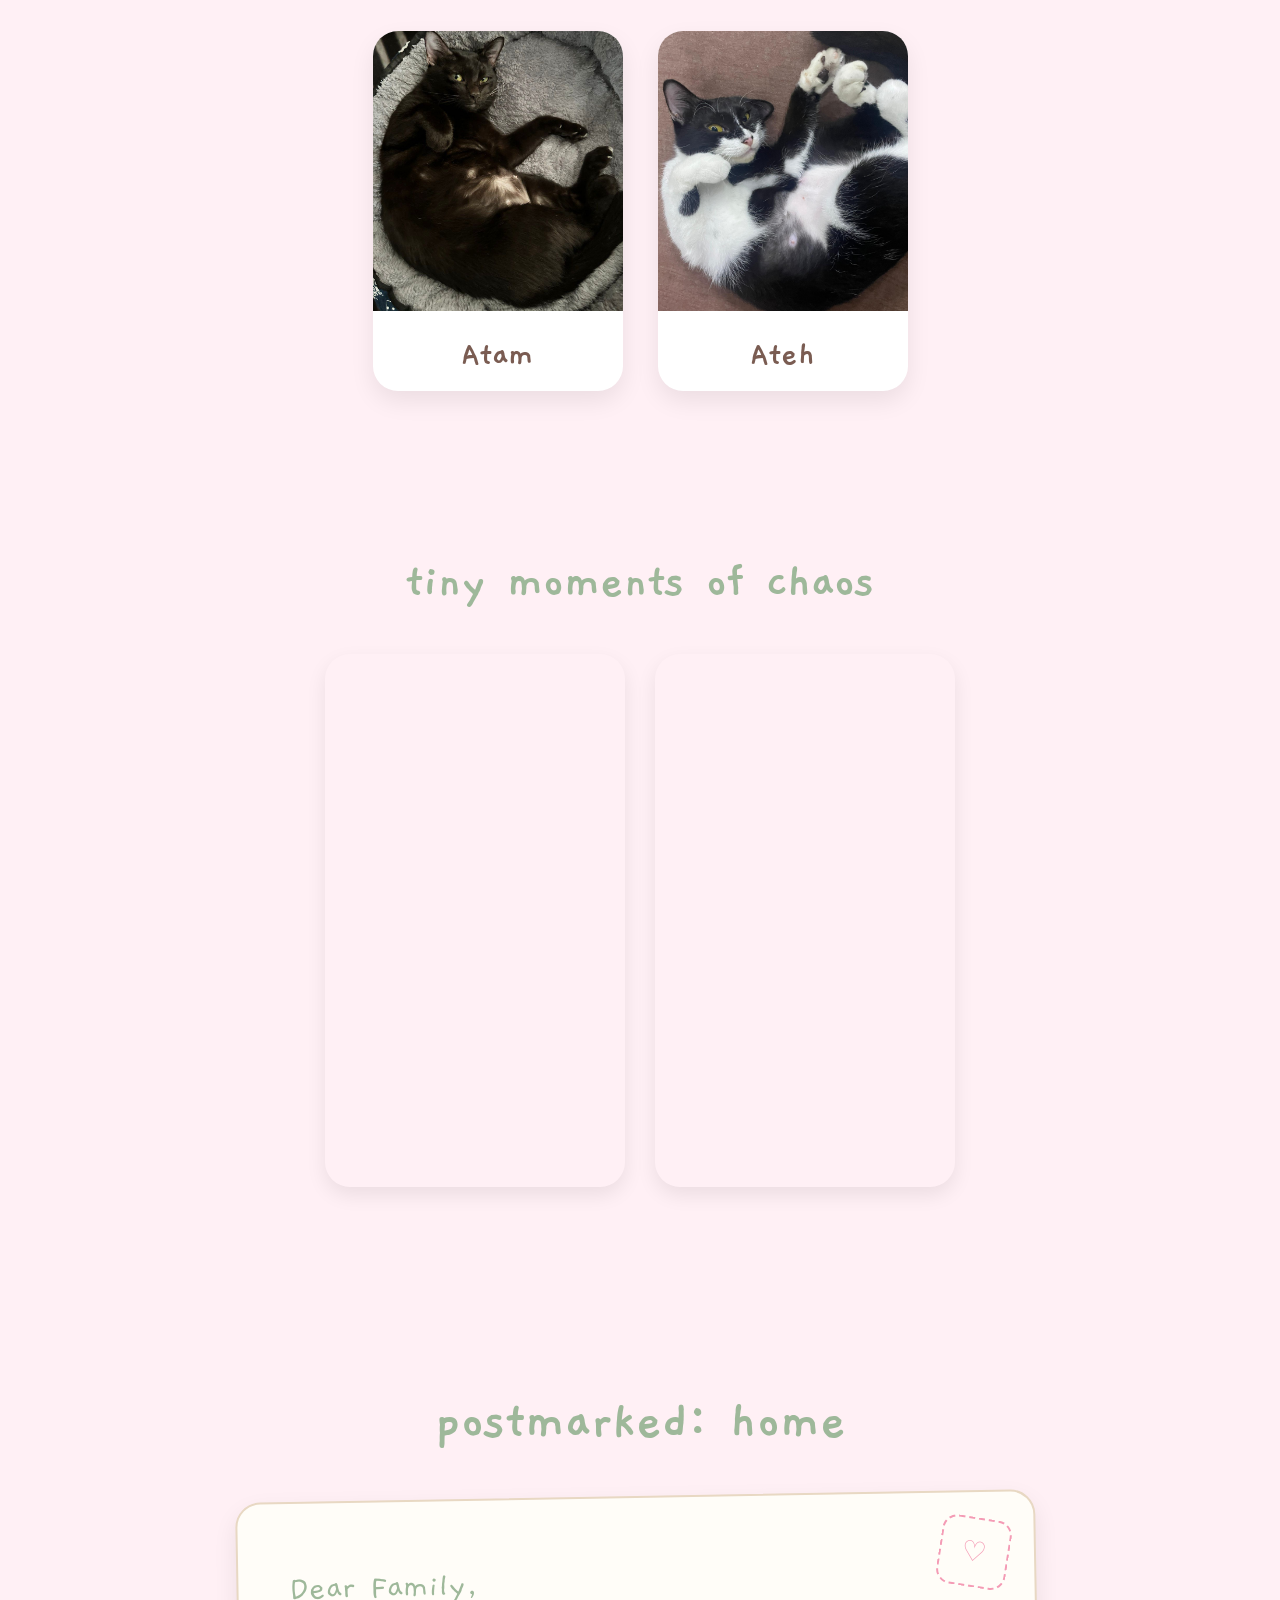
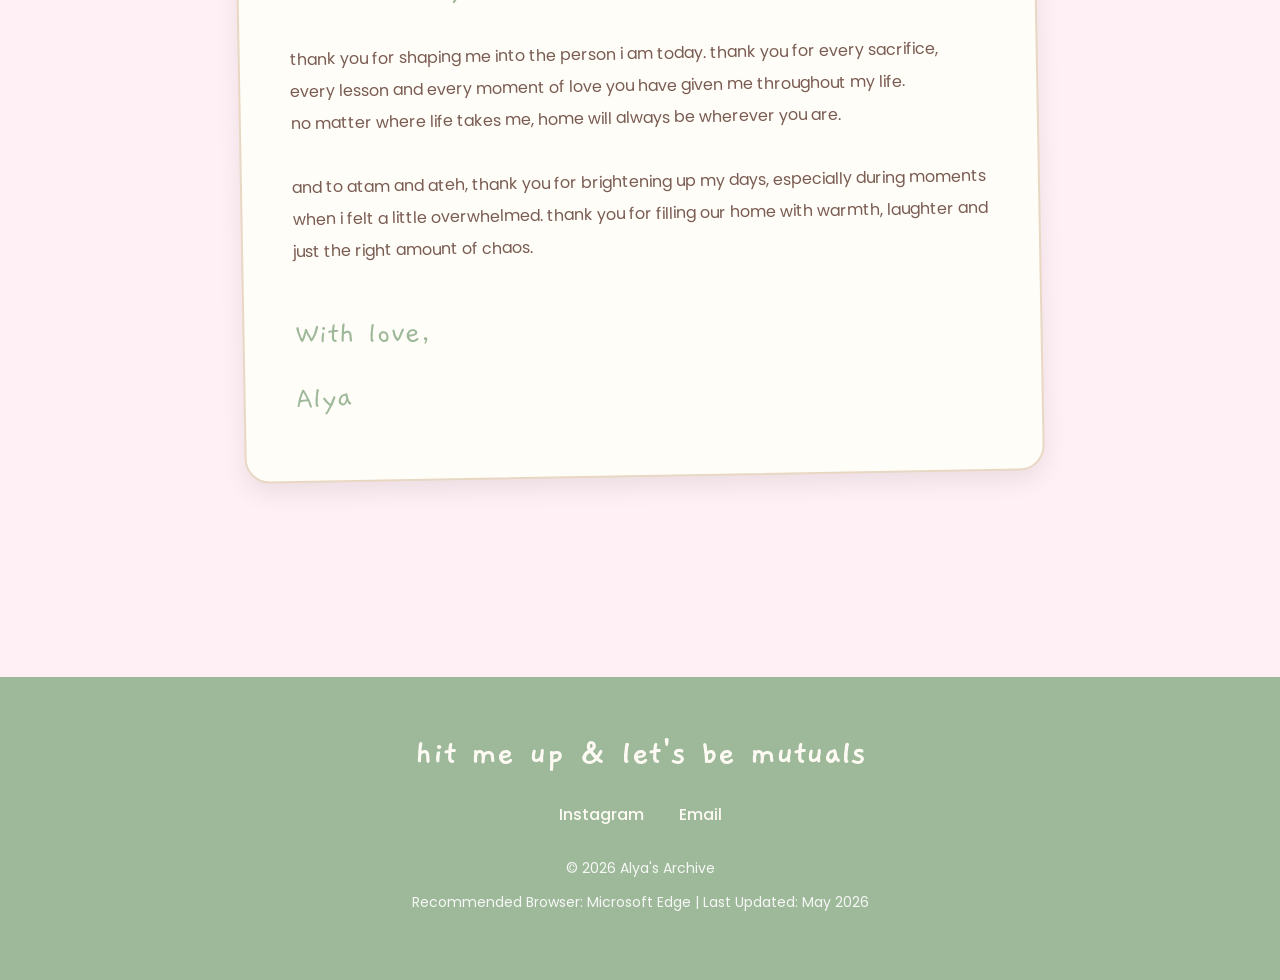
<file: family.html>
<!DOCTYPE html>
<html lang="en">

<head>

<meta charset="UTF-8">
<meta name="viewport" content="width=device-width, initial-scale=1.0">

<title>My Beloved Family</title>

<link rel="stylesheet" href="style.css">

<link rel="preconnect" href="https://fonts.googleapis.com">
<link rel="preconnect" href="https://fonts.gstatic.com" crossorigin>

<link href="https://fonts.googleapis.com/css2?family=Poppins:wght@300;400;500;600;700&family=Gaegu:wght@400;700&display=swap" rel="stylesheet">

</head>

<body class="family-page">

<audio id="bgMusic" autoplay loop>
    <source src="audio/bgsound.mp3" type="audio/mpeg">
</audio>

<nav class="navbar">

<div class="logo">

<a href="index.html">

<video autoplay muted loop playsinline>

<source src="video/logo.mp4" type="video/mp4">

</video>
</a>
</div>


<ul>

<li><a href="index.html">Home</a></li>

<li class="dropdown">

<a href="about.html" class="dropdown-toggle">
Get To Know Alya
</a>

<ul class="dropdown-menu"> 

<li><a href="about.html#biodata">my biodata</a></li> 

<li><a href="about.html#vibe">my vibe</a></li> 

<li><a href="about.html#likes">things i like & dislike</a></li> 

<li><a href="about.html#hometown">my hometown</a></li> 

</ul> 

</li>

<li>
    <a href="education.html">My Academic Journey</a>
</li>

<li class="dropdown">

<a href="family.html" class="dropdown-toggle">
My Beloved Family
</a>

<ul class="dropdown-menu">

<li><a href="family.html#myfamily">My Family</a></li>
<li><a href="family.html#mycats">My Cats</a></li>

</ul>

</li>

<li><a href="friends.html">My Lovelies</a></li>

<li><a href="interests.html">Current Obsessions</a></li>

<li><a href="moments.html">Memory Lane</a></li>

</ul>

</nav>


<!-- FAMILY VIDEO -->

<section class="family-video">

    <iframe
        src="https://www.youtube.com/embed/mIfyhoD3yLo?autoplay=1&mute=1&loop=1&playlist=mIfyhoD3yLo"
        title="YouTube video player"
        frameborder="0"
        allow="accelerometer; autoplay; clipboard-write; encrypted-media; gyroscope; picture-in-picture; web-share"
        referrerpolicy="strict-origin-when-cross-origin"
        allowfullscreen>
    </iframe>

</section>s


<!-- FAMILY PORTRAIT -->

<section class="family-portrait-section">

<h2>meet my beloved family!!!</h2>

<div class="family-portrait">

<img src="images/family2.jpeg" alt="Family Portrait">

<div class="hotspot ayah">
<span>Ayah</span>
</div>

<div class="hotspot ibu">
<span>Ibu</span>
</div>

<div class="hotspot irfan">
<span>Irfan</span>
</div>

<div class="hotspot aisy">
<span>Aisy</span>
</div>

<div class="hotspot me">
<span>Me</span>
</div>

</div>

</section>

<!-- FAMILY MEMBERS -->

<section class="family-members" id="myfamily">

    <h2>let's get to know them</h2>

    <div class="flip-grid">

        <!-- AYAH -->
        <div class="flip-card">
            <div class="flip-card-inner">

                <div class="flip-card-front">
                    <img src="images/ayah1.jpeg" alt="Ayah">
                    <h3>Ayah</h3>
                </div>

                <div class="flip-card-back">
                    <h3>Ayah</h3>

                    <p><strong>Name:</strong></p>
                    <p>Shaarani Bin Zakaria</p>

                    <p><strong>Occupation:</strong></p>
                    <p>E-hailing driver</p>

                    <p><strong>Fun Fact:</strong></p>
                    <p>He's scared of needles.</p>
                </div>

            </div>
        </div>


        <!-- IBU -->
        <div class="flip-card">
            <div class="flip-card-inner">

                <div class="flip-card-front">
                    <img src="images/ibu.jpeg" alt="Ibu">
                    <h3>Ibu</h3>
                </div>

                <div class="flip-card-back">
                    <h3>Ibu</h3>
                    <p><strong>Name:</strong></p>
                    <p>Didisuhana Binti Ibrahim</p>

                    <p><strong>Occupation:</strong></p>
                    <p>Executive Governance </p>

                    <p><strong>Fun Fact:</strong></p>
                    <p>She'll be looking for glasses while wearing them.</p>
                </div>

            </div>
        </div>


        <!-- IRFAN -->
        <div class="flip-card">
            <div class="flip-card-inner">

                <div class="flip-card-front">
                    <img src="images/irfan.jpeg" alt="Irfan">
                    <h3>Irfan</h3>
                </div>

                <div class="flip-card-back">
                    <h3>Irfan</h3>

                    <p><strong>Age:</strong></p>
                    <p>17 years old</p>

                    <p><strong>Fun Facts:</strong></p>
                    <p>• He's the tallest in our family.</p>
                    <p>• He's scared of cats.</p>
                    <p>• He knows how to cook well.</p>
                </div>

            </div>
        </div>


        <!-- AISY -->
        <div class="flip-card">
            <div class="flip-card-inner">

                <div class="flip-card-front">
                    <img src="images/aisy.jpeg" alt="Aisy">
                    <h3>Aisy</h3>
                </div>

                <div class="flip-card-back">
                    <h3>Aisy</h3>

                    <p><strong>Age:</strong></p>
                    <p>15 years old</p>

                    <p><strong>Fun Facts:</strong></p>
                    <p>• He loves watching K-dramas.</p>
                    <p>• Bad at cooking.</p>
                    <p>• Just a scaredy cat in general.</p>
                </div>

            </div>
        </div>

    </div>

</section>

<!-- CAT SEPARATOR -->

<section class="cat-transition">

    <div class="cat-divider">

        <img src="images/cat.gif" alt="cat">
        <img src="images/cat.gif" alt="cat">
        <img src="images/cat.gif" alt="cat">
        <img src="images/cat.gif" alt="cat">

    </div>

</section>


<!-- CAT SECTION -->

<section class="cat-section" id="mycats">

    <h2>meet the fury duos</h2>

    <div class="flip-grid">

        <!-- ATAM -->
        <div class="flip-card">
            <div class="flip-card-inner">

                <div class="flip-card-front">
                    <img src="images/atam.jpeg" alt="Atam">
                    <h3>Atam</h3>
                </div>

                <div class="flip-card-back">
                    <h3>Atam</h3>

                    <p><strong>Nickname:</strong></p>
                    <p>Mat Atam</p>

                    <p><strong>Favourite Activity:</strong></p>
                    <p>Sleep all day</p>

                    <p><strong>Favourite Food Flavour:</strong></p>
                    <p>Chicken</p>
                </div>

            </div>
        </div>


        <!-- ATEH -->
        <div class="flip-card">
            <div class="flip-card-inner">

                <div class="flip-card-front">
                    <img src="images/ateh.jpeg" alt="Ateh">
                    <h3>Ateh</h3>
                </div>

                <div class="flip-card-back">
                    <h3>Ateh</h3>

                    <p><strong>Nickname:</strong></p>
                    <p>Mek Ateh</p>

                    <p><strong>Favourite Activity:</strong></p>
                    <p>Playing with rubber bands</p>

                    <p><strong>Favourite Food Flavour:</strong></p>
                    <p>Tuna</p>
                </div>

            </div>
        </div>

    </div>

</section>


<!-- CAT VIDEOS -->

<section class="cat-gallery">

    <h2>tiny moments of chaos</h2>

    <div class="cat-video-grid">

        <iframe
            width="348"
            height="636"
            src="https://www.youtube.com/embed/Cdb7Bf0ne_E?autoplay=1&mute=1&loop=1&playlist=Cdb7Bf0ne_E"
            title="catvid"
            frameborder="0"
            allow="accelerometer; autoplay; clipboard-write; encrypted-media; gyroscope; picture-in-picture; web-share"
            referrerpolicy="strict-origin-when-cross-origin"
            allowfullscreen>
        </iframe>

        <iframe

            src="https://www.youtube.com/embed/pZ-4YylaNyo?autoplay=1&mute=1&loop=1&playlist=pZ-4YylaNyo"
            title="catvid1"
            frameborder="0"
            allow="accelerometer; autoplay; clipboard-write; encrypted-media; gyroscope; picture-in-picture; web-share"
            referrerpolicy="strict-origin-when-cross-origin"
            allowfullscreen>
        </iframe>

    </div>

</section>

<!-- THANK YOU POSTCARD -->

<section class="family-note">

    <h2>postmarked: home</h2>

    <div class="postcard">

        <div class="stamp">
            ♡
        </div>

        <div class="postcard-content">

            <p class="dear">Dear Family,</p>

            <p>
                thank you for shaping me into the person i am today.
                thank you for every sacrifice, every lesson and every moment of love you have given me throughout my life.
            </p>
        
            <p>
                no matter where life takes me, home will always be wherever you are.
            </p>
            <br>
            <p>
                and to atam and ateh, thank you for brightening up my days,
                especially during moments when i felt a little overwhelmed.
                thank you for filling our home with warmth, laughter and just the right amount of chaos.
            </p>

            <p class="signature">
                With love,<br>
                Alya
            </p>

        </div>

    </div>

</section>

<footer>

    <h3>hit me up & let's be mutuals</h3>

    <div class="footer-links">

        <a href="https://instagram.com/alynirss"
           target="_blank">
           Instagram
        </a>

        <a href="mailto:hcneylya@gmail.com">
           Email
        </a>

    </div>

    <p>© 2026 Alya's Archive</p>

    <p>Recommended Browser: Microsoft Edge | Last Updated: May 2026</p>

</footer>

<script>

const bgMusic = document.getElementById("bgMusic");


/* RESTORE MUSIC STATE */

window.addEventListener("load", () => {

    if(localStorage.getItem("musicPlaying") === "true"){

        bgMusic.play().catch(() => {});

    }

});


/* START MUSIC AFTER FIRST USER INTERACTION */

document.addEventListener("click", () => {

    if(bgMusic.paused){

        bgMusic.play().catch(() => {});
        localStorage.setItem("musicPlaying", "true");

    }

}, { once:true });


/* SAVE WHETHER MUSIC IS PLAYING */

bgMusic.addEventListener("play", () => {

    localStorage.setItem("musicPlaying", "true");

});

bgMusic.addEventListener("pause", () => {

    localStorage.setItem("musicPlaying", "false");

});


/* PAUSE WEBSITE MUSIC WHEN A VIDEO WITH SOUND PLAYS */

const videos = document.querySelectorAll("video");

videos.forEach(video => {

    /* Ignore muted videos like your logo */

    if(video.muted) return;

    video.addEventListener("play", () => {

        bgMusic.pause();

    });

    video.addEventListener("pause", () => {

        if(!video.ended){

            bgMusic.play().catch(() => {});

        }

    });

    video.addEventListener("ended", () => {

        bgMusic.play().catch(() => {});

    });

});

</script>

</body>

</html>
</file>
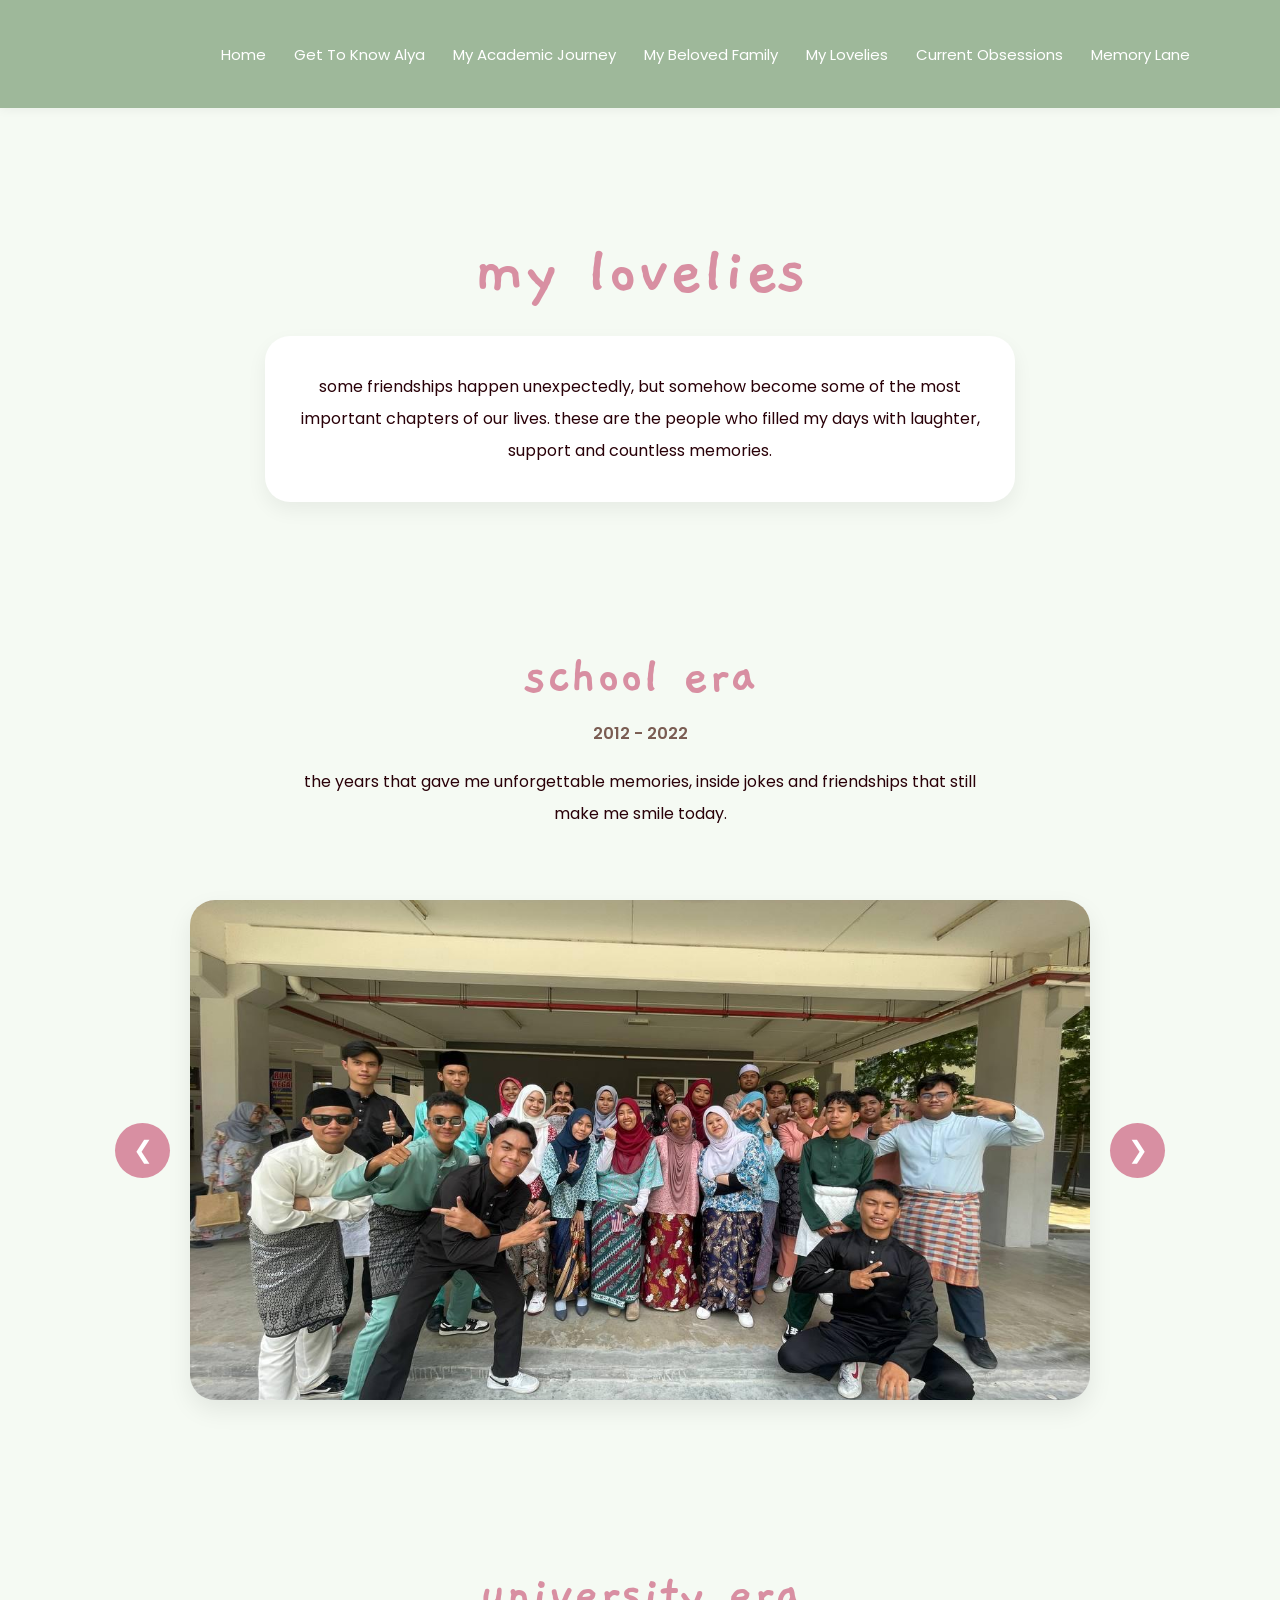
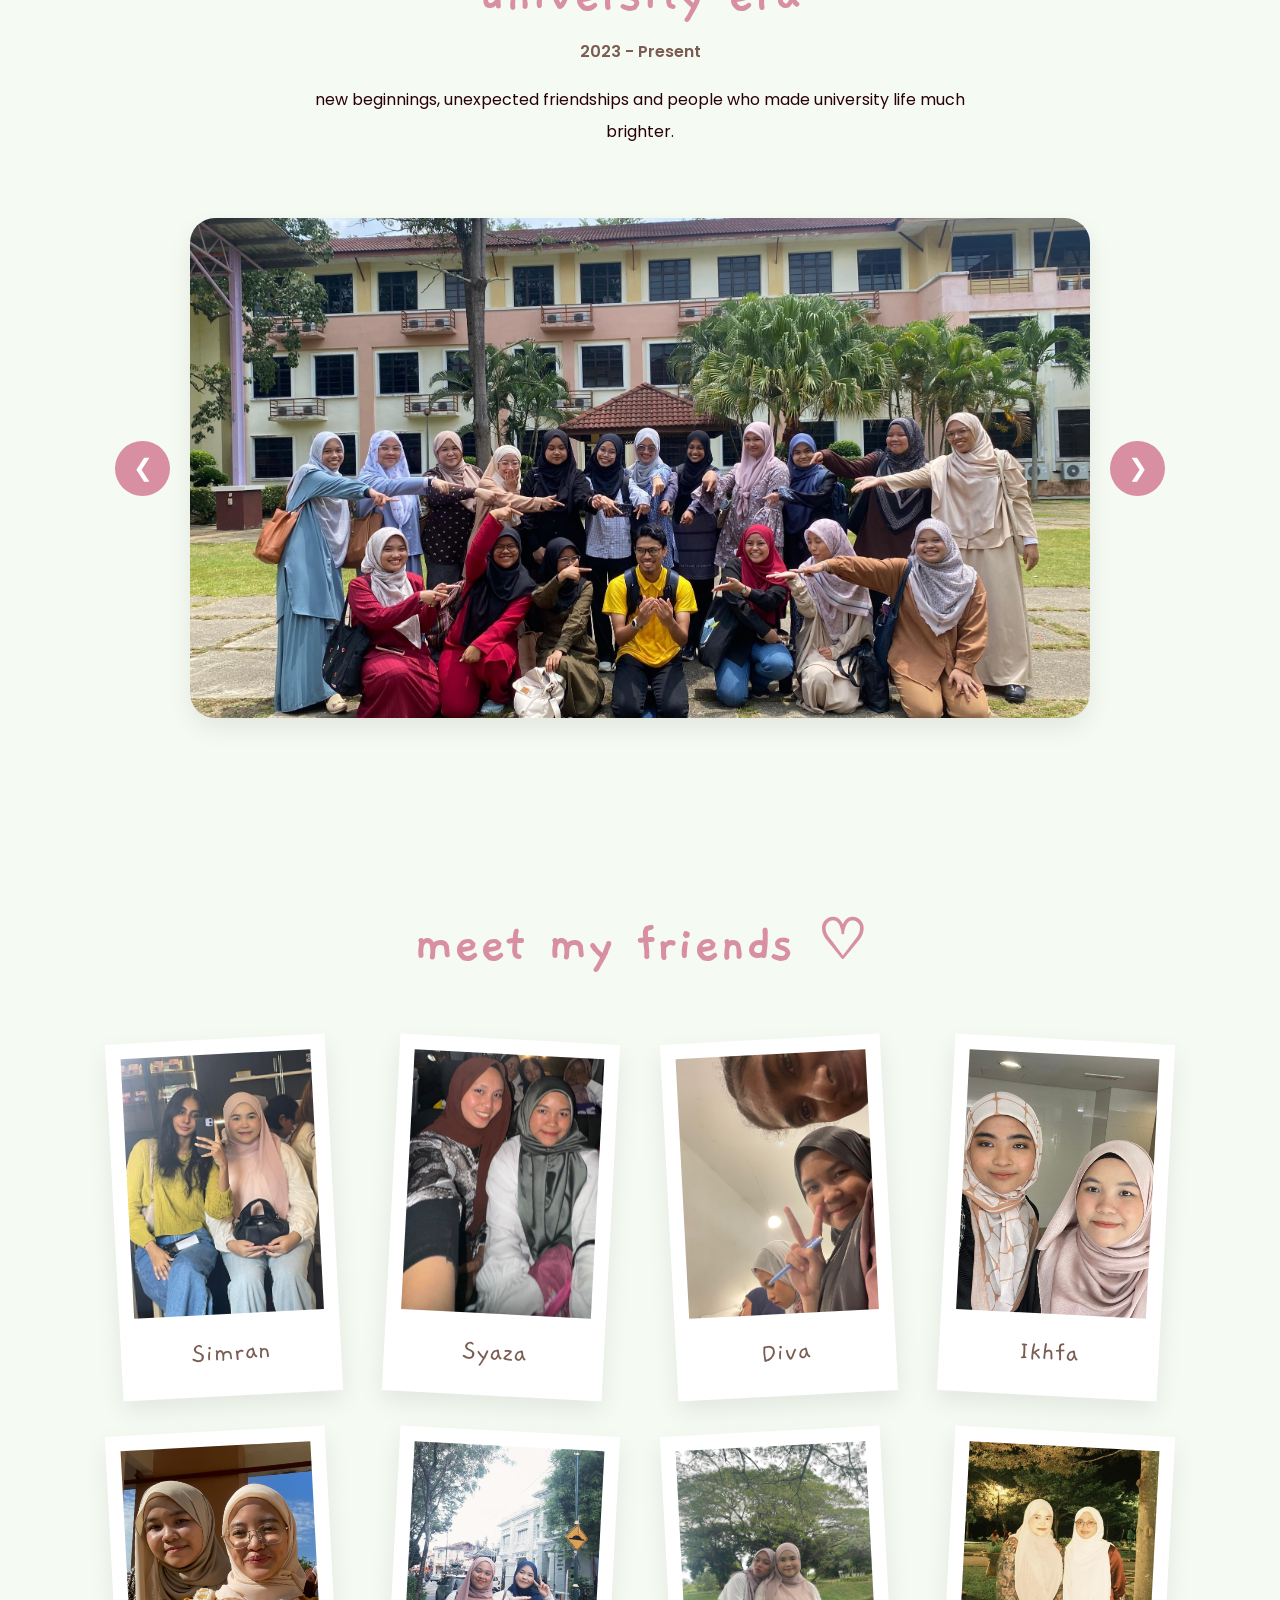
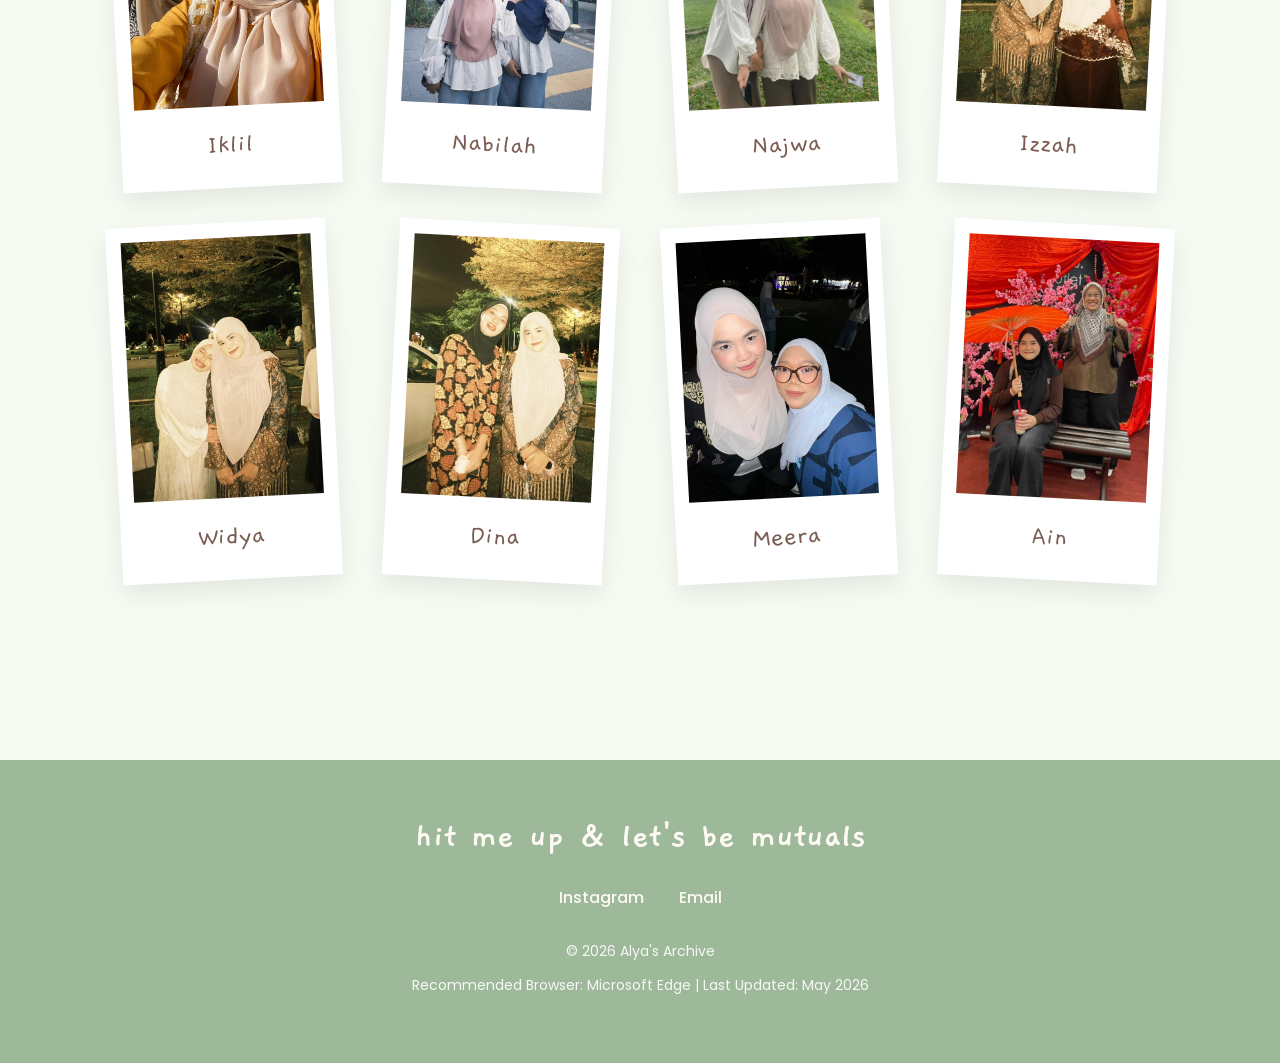
<file: friends.html>
<!DOCTYPE html>
<html lang="en">

<head>

<meta charset="UTF-8">
<meta name="viewport" content="width=device-width, initial-scale=1.0">

<title>My Lovelies</title>

<link rel="stylesheet" href="style.css">

<link rel="preconnect" href="https://fonts.googleapis.com">
<link rel="preconnect" href="https://fonts.gstatic.com" crossorigin>

<link href="https://fonts.googleapis.com/css2?family=Poppins:wght@300;400;500;600;700&family=Gaegu:wght@400;700&display=swap" rel="stylesheet">

</head>

<body class="friends-page">

<audio id="bgMusic" autoplay loop>
    <source src="audio/bgsound.mp3" type="audio/mpeg">
</audio>

<nav class="navbar">

<div class="logo">

<a href="index.html">

<video autoplay muted loop playsinline>

<source src="video/logo.mp4" type="video/mp4">

</video>
</a>
</div>


<ul>

<li><a href="index.html">Home</a></li>

<li class="dropdown">

<a href="about.html" class="dropdown-toggle">
Get To Know Alya
</a>

<ul class="dropdown-menu"> 

<li><a href="about.html#biodata">my biodata</a></li> 

<li><a href="about.html#vibe">my vibe</a></li> 

<li><a href="about.html#likes">things i like & dislike</a></li> 

<li><a href="about.html#hometown">my hometown</a></li> 

</ul> 

</li>

<li>
    <a href="education.html">My Academic Journey</a>
</li>

<li class="dropdown">

<a href="family.html" class="dropdown-toggle">
My Beloved Family
</a>

<ul class="dropdown-menu">

<li><a href="family.html#myfamily">My Family</a></li>
<li><a href="family.html#mycats">My Cats</a></li>

</ul>

</li>

<li><a href="friends.html">My Lovelies</a></li>

<li><a href="interests.html">Current Obsessions</a></li>

<li><a href="moments.html">Memory Lane</a></li>

</ul>

</nav>


<!-- INTRO -->

<section class="friends-intro">

<h1>my lovelies</h1>

<p>

some friendships happen unexpectedly, but somehow become some of the most important chapters of our lives. these are the people who filled my days with laughter, support and countless memories.

</p>

</section>


<!-- SCHOOL ERA -->

<section class="friend-era">

<h2>school era</h2>

<span>2012 - 2022</span>

<p>

the years that gave me unforgettable memories, inside jokes and friendships that still make me smile today.

</p>

</section>


<!-- SCHOOL SLIDER -->

<section class="slider-container">

<button class="prev" onclick="moveSchoolSlide(-1)">❮</button>

<div class="slider">

<img src="images/school1.jpeg" class="school-slide active">

<img src="images/school2.jpeg" class="school-slide">

<img src="images/school3.jpeg" class="school-slide">

<img src="images/school4.jpeg" class="school-slide">

</div>

<button class="next" onclick="moveSchoolSlide(1)">❯</button>

</section>


<!-- UNIVERSITY ERA -->

<section class="friend-era">

<h2>university era</h2>

<span>2023 - Present</span>

<p>

new beginnings, unexpected friendships and people who made university life much brighter.

</p>

</section>


<!-- UNIVERSITY SLIDER -->

<section class="slider-container">

<button class="prev" onclick="moveUniSlide(-1)">❮</button>

<div class="slider">

<img src="images/uni1.jpeg" class="uni-slide active">

<img src="images/uni2.jpeg" class="uni-slide">

<img src="images/uni3.jpeg" class="uni-slide">

<img src="images/uni4.jpeg" class="uni-slide">

</div>

<button class="next" onclick="moveUniSlide(1)">❯</button>

</section>


<!-- FRIENDS POLAROID SECTION -->

<section class="friends-gallery">

<h2>meet my friends ♡</h2>

<div class="friends-grid">

<div class="friend-polaroid">
<img src="images/simran.jpeg">
<p>Simran</p>
</div>

<div class="friend-polaroid">
<img src="images/syaza.jpeg">
<p>Syaza</p>
</div>

<div class="friend-polaroid">
<img src="images/diva.jpeg">
<p>Diva</p>
</div>

<div class="friend-polaroid">
<img src="images/ikhfa.jpeg">
<p>Ikhfa</p>
</div>

<div class="friend-polaroid">
<img src="images/iklil.jpeg">
<p>Iklil</p>
</div>

<div class="friend-polaroid">
<img src="images/nabilah.jpeg">
<p>Nabilah</p>
</div>

<div class="friend-polaroid">
<img src="images/najwa.jpeg">
<p>Najwa</p>
</div>

<div class="friend-polaroid">
<img src="images/izzah.jpeg">
<p>Izzah</p>
</div>

<div class="friend-polaroid">
<img src="images/widya.jpeg">
<p>Widya</p>
</div>

<div class="friend-polaroid">
<img src="images/dina.jpeg">
<p>Dina</p>
</div>

<div class="friend-polaroid">
<img src="images/meera.jpeg">
<p>Meera</p>
</div>

<div class="friend-polaroid">
<img src="images/ain.jpeg">
<p>Ain</p>
</div>

</div>

</section>


<footer>

    <h3>hit me up & let's be mutuals</h3>

    <div class="footer-links">

        <a href="https://instagram.com/alynirss"
           target="_blank">
           Instagram
        </a>

        <a href="mailto:hcneylya@gmail.com">
           Email
        </a>

    </div>

    <p>© 2026 Alya's Archive</p>

    <p>Recommended Browser: Microsoft Edge | Last Updated: May 2026</p>

</footer>



<script>

let schoolIndex = 0;

const schoolSlides =
document.querySelectorAll(".school-slide");

function showSchoolSlide(n){

schoolSlides.forEach(slide =>
slide.style.display="none");

schoolSlides[n].style.display="block";

}

function moveSchoolSlide(step){

schoolIndex += step;

if(schoolIndex >= schoolSlides.length)
schoolIndex = 0;

if(schoolIndex < 0)
schoolIndex = schoolSlides.length - 1;

showSchoolSlide(schoolIndex);

}

showSchoolSlide(schoolIndex);



let uniIndex = 0;

const uniSlides =
document.querySelectorAll(".uni-slide");

function showUniSlide(n){

uniSlides.forEach(slide =>
slide.style.display="none");

uniSlides[n].style.display="block";

}

function moveUniSlide(step){

uniIndex += step;

if(uniIndex >= uniSlides.length)
uniIndex = 0;

if(uniIndex < 0)
uniIndex = uniSlides.length - 1;

showUniSlide(uniIndex);

}

showUniSlide(uniIndex);

</script>

<script>

const bgMusic = document.getElementById("bgMusic");


/* RESTORE MUSIC STATE */

window.addEventListener("load", () => {

    if(localStorage.getItem("musicPlaying") === "true"){

        bgMusic.play().catch(() => {});

    }

});


/* START MUSIC AFTER FIRST USER INTERACTION */

document.addEventListener("click", () => {

    if(bgMusic.paused){

        bgMusic.play().catch(() => {});
        localStorage.setItem("musicPlaying", "true");

    }

}, { once:true });


/* SAVE WHETHER MUSIC IS PLAYING */

bgMusic.addEventListener("play", () => {

    localStorage.setItem("musicPlaying", "true");

});

bgMusic.addEventListener("pause", () => {

    localStorage.setItem("musicPlaying", "false");

});


/* PAUSE WEBSITE MUSIC WHEN A VIDEO WITH SOUND PLAYS */

const videos = document.querySelectorAll("video");

videos.forEach(video => {

    /* Ignore muted videos like your logo */

    if(video.muted) return;

    video.addEventListener("play", () => {

        bgMusic.pause();

    });

    video.addEventListener("pause", () => {

        if(!video.ended){

            bgMusic.play().catch(() => {});

        }

    });

    video.addEventListener("ended", () => {

        bgMusic.play().catch(() => {});

    });

});

</script>

</body>

</html>
</file>
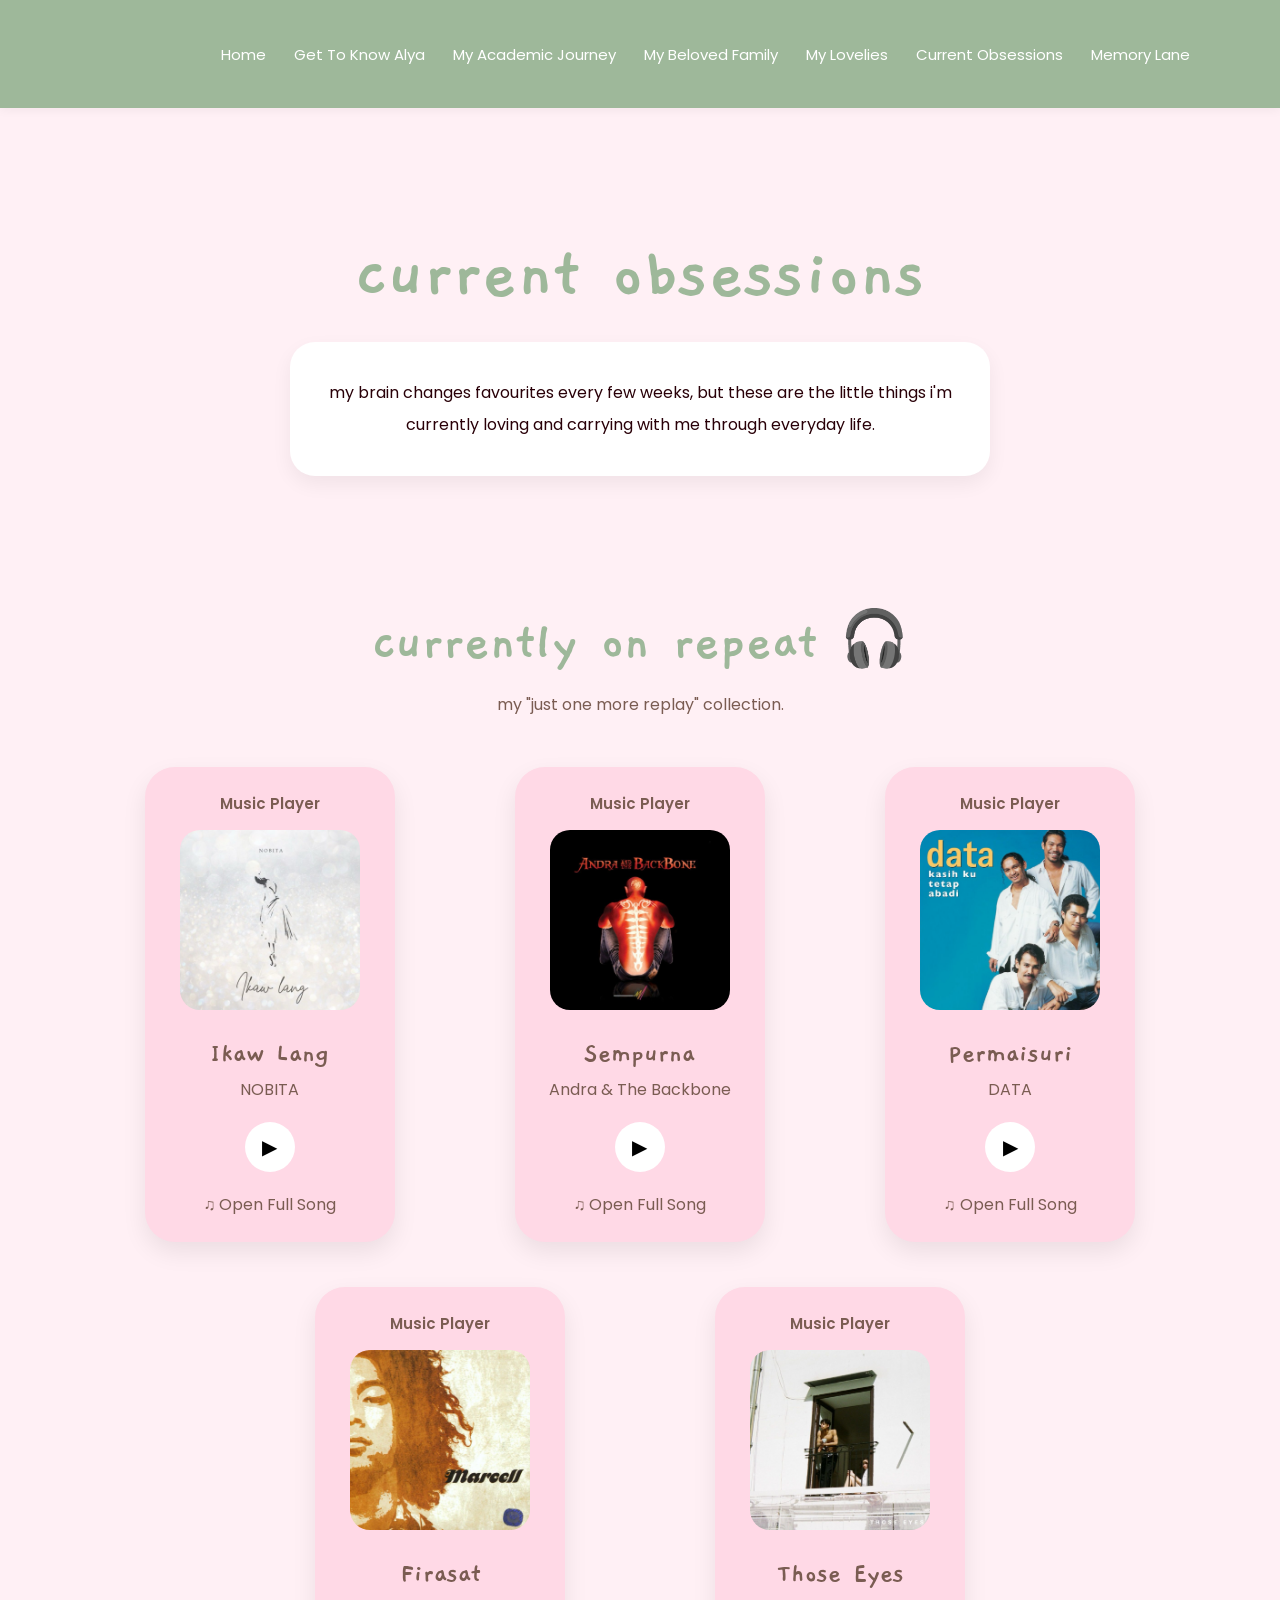
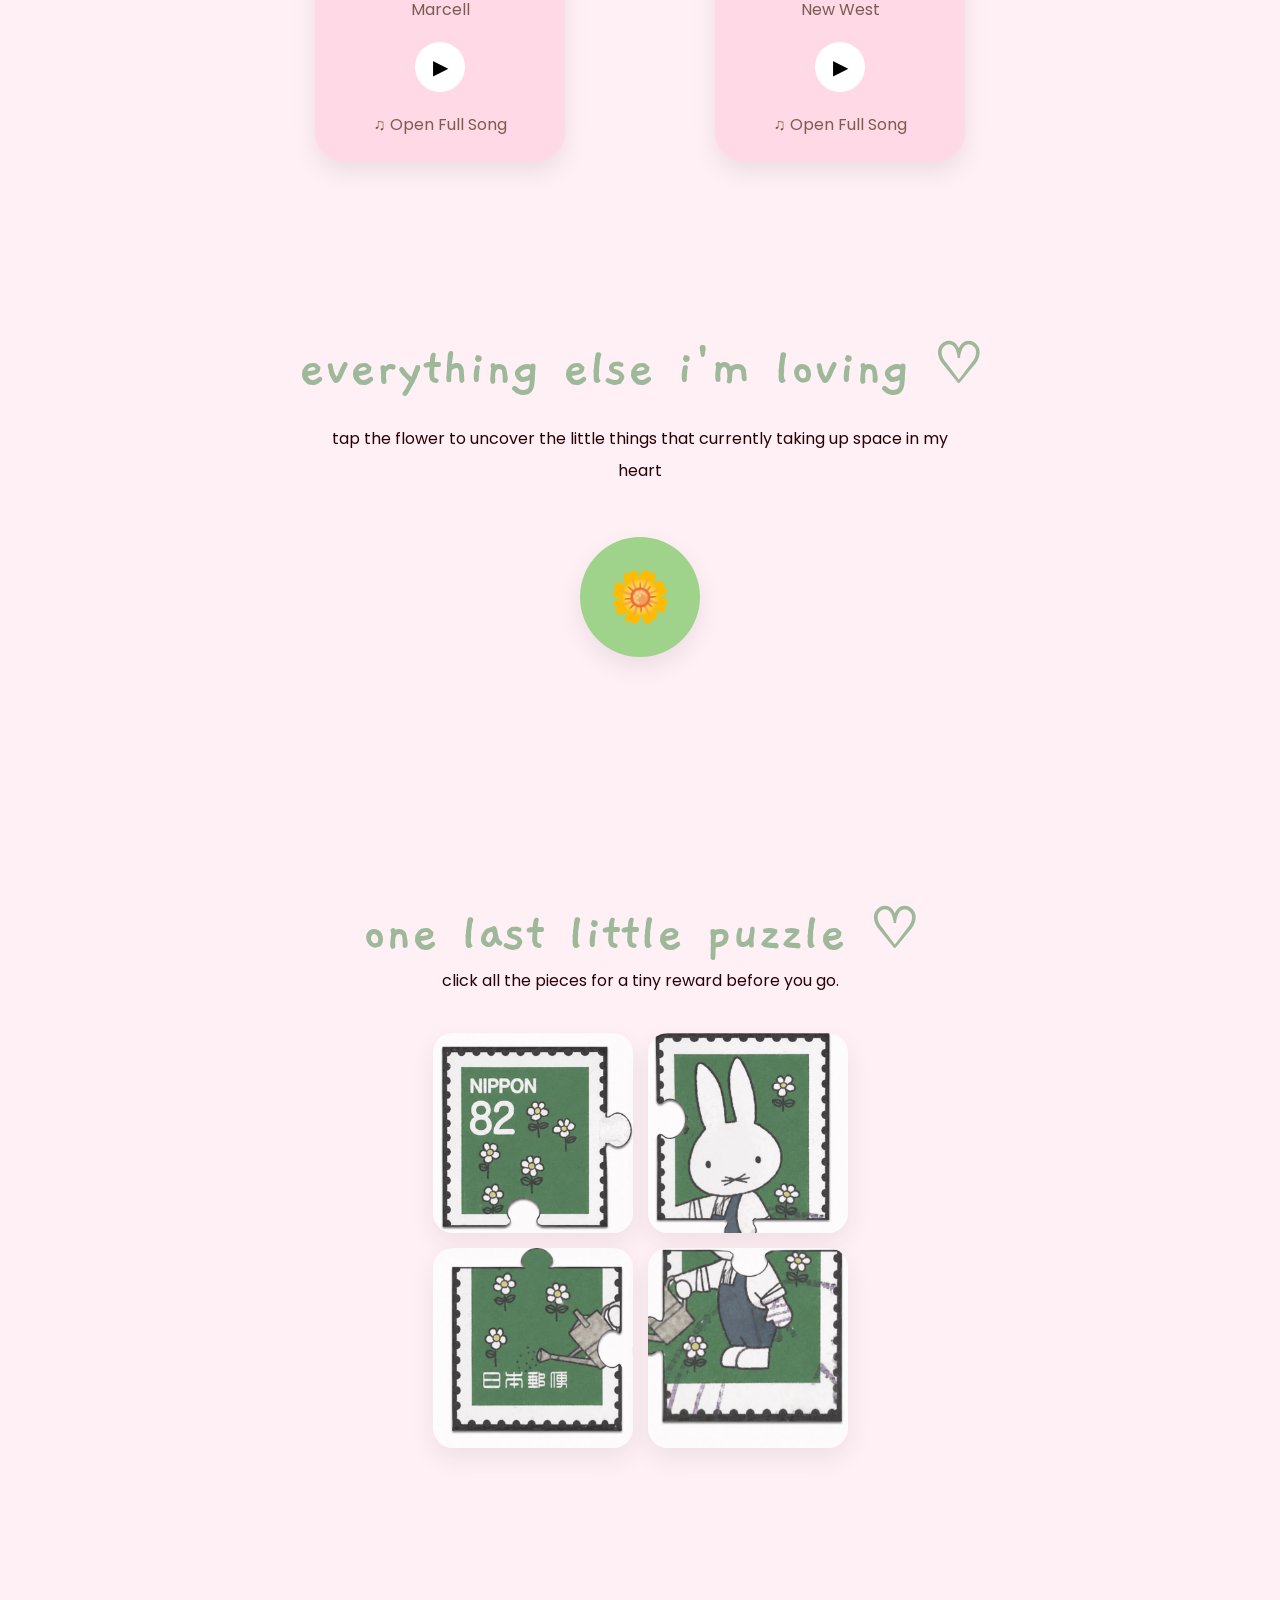
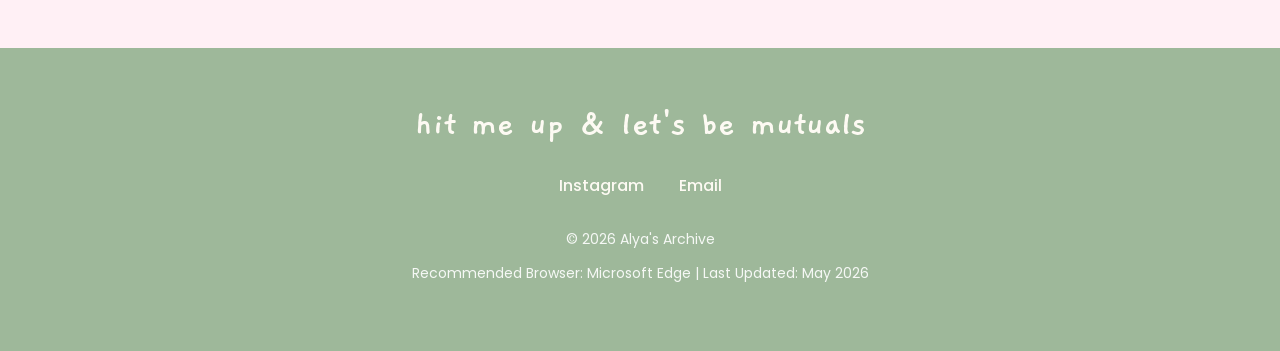
<file: interests.html>
<!DOCTYPE html>
<html lang="en">

<head>

<meta charset="UTF-8">
<meta name="viewport" content="width=device-width, initial-scale=1.0">

<title>Current Obsessions</title>

<link rel="stylesheet" href="style.css">

<link rel="preconnect" href="https://fonts.googleapis.com">
<link rel="preconnect" href="https://fonts.gstatic.com" crossorigin>

<link href="https://fonts.googleapis.com/css2?family=Poppins:wght@300;400;500;600;700&family=Gaegu:wght@400;700&display=swap" rel="stylesheet">

</head>

<body class="interests-page">

<audio id="bgMusic" autoplay loop>
    <source src="audio/bgsound.mp3" type="audio/mpeg">
</audio>

<nav class="navbar">

<div class="logo">

<a href="index.html">

<video autoplay muted loop playsinline>

<source src="video/logo.mp4" type="video/mp4">

</video>
</a>
</div>


<ul>

<li><a href="index.html">Home</a></li>

<li class="dropdown">

<a href="about.html" class="dropdown-toggle">
Get To Know Alya
</a>

<ul class="dropdown-menu"> 

<li><a href="about.html#biodata">my biodata</a></li> 

<li><a href="about.html#vibe">my vibe</a></li> 

<li><a href="about.html#likes">things i like & dislike</a></li> 

<li><a href="about.html#hometown">my hometown</a></li> 

</ul> 

</li>

<li>
    <a href="education.html">My Academic Journey</a>
</li>

<li class="dropdown">

<a href="family.html" class="dropdown-toggle">
My Beloved Family
</a>

<ul class="dropdown-menu">

<li><a href="family.html#myfamily">My Family</a></li>
<li><a href="family.html#mycats">My Cats</a></li>

</ul>

</li>

<li><a href="friends.html">My Lovelies</a></li>

<li><a href="interests.html">Current Obsessions</a></li>

<li><a href="moments.html">Memory Lane</a></li>

</ul>

</nav>

<!-- ======================
     INTRO NOTE
====================== -->

<section class="obsession-note">

    <h1>current obsessions</h1>

    <p>
        my brain changes favourites every few weeks, but these are the little things i'm currently loving and carrying with me through everyday life.
    </p>

</section>


<!-- ======================
     CURRENTLY ON REPEAT
====================== -->

<section class="music-section">

    <h2>currently on repeat 🎧</h2>

    <p class="music-note">
        my "just one more replay" collection.
    </p>


    <div class="music-grid">

        <!-- SONG 1 -->

        <div class="music-card">

            <div class="music-header">
                Music Player
            </div>

            <img src="images/song1.jpeg" alt="Ikaw Lang">

            <h3>Ikaw Lang</h3>

            <p class="artist">NOBITA</p>

            <div class="music-buttons">

                <button onclick="playSong('song1')">▶</button>

            </div>

            <a href="https://open.spotify.com/track/4legZBvlei0pwnrzzxMzol?si=pOPcuyt7RbqxObRtgd_jWw"
               target="_blank">

                ♫ Open Full Song

            </a>

            <audio id="song1">

                <source src="audio/song1.m4a" type="audio/mp4">

            </audio>

        </div>


        <!-- SONG 2 -->

        <div class="music-card">

            <div class="music-header">
                Music Player
            </div>

            <img src="images/song2.jpeg" alt="Sempurna">

            <h3>Sempurna</h3>

            <p class="artist">Andra & The Backbone</p>

            <div class="music-buttons">

                <button onclick="playSong('song2')">▶</button>

            </div>

            <a href="https://open.spotify.com/track/2UgCs0i0rNHUH2jKE5NZHE?si=aVSQfW1hToaJbCtE3fQvjg"
               target="_blank">

                ♫ Open Full Song

            </a>

            <audio id="song2">

                <source src="audio/song2.m4a" type="audio/mp4">

            </audio>

        </div>



        <!-- SONG 3 -->

        <div class="music-card">

            <div class="music-header">
                Music Player
            </div>

            <img src="images/song3.jpeg" alt="Permaisuri">

            <h3>Permaisuri</h3>

            <p class="artist">DATA</p>

            <div class="music-buttons">

                <button onclick="playSong('song3')">▶</button>

            </div>

            <a href="https://open.spotify.com/track/5pPOzQys6TQbv6cby5e7cG?si=S7hOsOw4RnmPenGJeJOV0A"
               target="_blank">

                ♫ Open Full Song

            </a>

            <audio id="song3">

                <source src="audio/song3.m4a" type="audio/mp4">

            </audio>

        </div>

    </div>



    <!-- SECOND ROW -->

    <div class="music-grid-bottom">

        <!-- SONG 4 -->

        <div class="music-card">

            <div class="music-header">
                Music Player
            </div>

            <img src="images/song4.jpeg" alt="Firasat">

            <h3>Firasat</h3>

            <p class="artist">Marcell</p>

            <div class="music-buttons">

                <button onclick="playSong('song4')">▶</button>

            </div>

            <a href="https://open.spotify.com/track/3cHjFfvxo7ZIz9Px32V9aA?si=of0ndJjPSyqSdPsFF5KBHQ"
               target="_blank">

                ♫ Open Full Song

            </a>

            <audio id="song4">

                <source src="audio/song4.m4a" type="audio/mp4">

            </audio>

        </div>



        <!-- SONG 5 -->

        <div class="music-card">

            <div class="music-header">
                Music Player
            </div>

            <img src="images/song5.jpeg" alt="Those Eyes">

            <h3>Those Eyes</h3>

            <p class="artist">New West</p>

            <div class="music-buttons">

                <button onclick="playSong('song5')">▶</button>

            </div>

            <a href="https://open.spotify.com/track/50x1Ic8CaXkYNvjmxe3WXy?si=PGvygYY5Q5eN6UFf7SagBA"
               target="_blank">

                ♫ Open Full Song

            </a>

            <audio id="song5">

                <source src="audio/song5.m4a" type="audio/mp4">

            </audio>

        </div>

    </div>

</section>

<!-- ======================
     EVERYTHING ELSE I'M LOVING
====================== -->

<section class="flower-section">

    <h2>everything else i'm loving ♡</h2>

    <p class="flower-note">
        tap the flower to uncover the little things that currently taking up space in my heart
    </p>


    <!-- FLOWER BUTTON -->

    <div class="flower-container">

        <button class="flower-button" onclick="toggleMoodboard()">

            🌼

        </button>

    </div>


    <!-- SCATTERED MOODBOARD -->

    <div id="moodboard">

        <div class="mood-item item1">
            <img src="images/matcha.jpeg" alt="Matcha">
            <p>matcha</p>
        </div>

        <div class="mood-item item2">
            <img src="images/cats.jpeg" alt="Cats">
            <p>cats</p>
        </div>

        <div class="mood-item item3">
            <img src="images/makeup.jpeg" alt="Makeup">
            <p>makeup</p>
        </div>

        <div class="mood-item item4">
            <img src="images/drama.jpeg" alt="Dramas">
            <p>dramas</p>
        </div>

        <div class="mood-item item5">
            <img src="images/games.jpeg" alt="Games">
            <p>games</p>
        </div>

        <div class="mood-item item6">
            <img src="images/motorbike.jpeg" alt="Motorbike">
            <p>motorbike</p>
        </div>

        <div class="mood-item item7">
            <img src="images/guitar.jpeg" alt="Guitar">
            <p>guitar</p>
        </div>

        <div class="mood-item item8">
            <img src="images/crochet.jpeg" alt="Crochet">
            <p>crochet</p>
        </div>


        <div class="mood-item item9">
            <img src="images/books.jpeg" alt="Books">
            <p>books</p>

        </div>

        <div class="mood-item item10">

            <img src="images/desserts.jpeg" alt="Desserts">
            <p>desserts</p>

         </div>

    </div>

</section>



<!-- ======================
     BUNNY PUZZLE
====================== -->

<section class="puzzle-section">

    <h2>one last little puzzle ♡</h2>

    <p>
        click all the pieces for a tiny reward before you go.
    </p>


    <div class="puzzle-grid">

        <img src="images/piece1.jpeg"
             class="piece"
             onclick="collectPiece(this)">

        <img src="images/piece2.jpeg"
             class="piece"
             onclick="collectPiece(this)">

        <img src="images/piece3.jpeg"
             class="piece"
             onclick="collectPiece(this)">

        <img src="images/piece4.jpeg"
             class="piece"
             onclick="collectPiece(this)">

    </div>


    <div id="finalPuzzle">

        <img src="images/puzzle.jpeg"
             alt="Completed Puzzle">

        <h3>✨ you solved it!</h3>

        <p>

            just like these little obsessions,<br>

            sometimes the smallest pieces make life feel complete.

        </p>

    </div>

</section>

<footer>

    <h3>hit me up & let's be mutuals</h3>

    <div class="footer-links">

        <a href="https://instagram.com/alynirss"
           target="_blank">
           Instagram
        </a>

        <a href="mailto:hcneylya@gmail.com">
           Email
        </a>

    </div>

    <p>© 2026 Alya's Archive</p>

    <p>Recommended Browser: Microsoft Edge | Last Updated: May 2026</p>

</footer>

<script>

let currentSong = null;

function playSong(songId){

    const song = document.getElementById(songId);

    /* STOP PREVIOUS SONG */

    if(currentSong && currentSong !== song){

        currentSong.pause();
        currentSong.currentTime = 0;

    }

    if(song.paused){

        /* PAUSE WEBSITE MUSIC */

        bgMusic.pause();

        song.play().then(() => {

            currentSong = song;

        }).catch(error => {

            console.log("Playback failed:", error);

        });

    } else {

        /* STOP SONG */

        song.pause();
        song.currentTime = 0;

        currentSong = null;

        /* RESUME WEBSITE MUSIC */

        bgMusic.play().catch(() => {});

    }

}

/* RESUME WEBSITE MUSIC WHEN SONG FINISHES */

const songs = document.querySelectorAll(".music-card audio");

songs.forEach(song => {

    song.addEventListener("ended", () => {

        currentSong = null;

        bgMusic.play().catch(() => {});

    });

});

</script>

<!-- ======================
     JAVASCRIPT
====================== -->

<script>

/* FLOWER TOGGLE */

function toggleMoodboard(){

    const moodboard =
    document.getElementById("moodboard");

    if(moodboard.style.display === "block"){

        moodboard.style.display = "none";

    }

    else{

        moodboard.style.display = "block";

    }

}


/* PUZZLE */

let solvedPieces = 0;

function collectPiece(piece){

    if(!piece.classList.contains("solved")){

        piece.classList.add("solved");

        solvedPieces++;

    }

    if(solvedPieces === 4){

        document.querySelector(".puzzle-grid").style.display = "none";

        document.getElementById("finalPuzzle").style.display = "block";

    }

}

</script>

<script>

const bgMusic = document.getElementById("bgMusic");


/* RESTORE MUSIC STATE */

window.addEventListener("load", () => {

    if(localStorage.getItem("musicPlaying") === "true"){

        bgMusic.play().catch(() => {});

    }

});


/* START MUSIC AFTER FIRST USER INTERACTION */

document.addEventListener("click", () => {

    if(bgMusic.paused){

        bgMusic.play().catch(() => {});
        localStorage.setItem("musicPlaying", "true");

    }

}, { once:true });


/* SAVE WHETHER MUSIC IS PLAYING */

bgMusic.addEventListener("play", () => {

    localStorage.setItem("musicPlaying", "true");

});

bgMusic.addEventListener("pause", () => {

    localStorage.setItem("musicPlaying", "false");

});


/* PAUSE WEBSITE MUSIC WHEN A VIDEO WITH SOUND PLAYS */

const videos = document.querySelectorAll("video");

videos.forEach(video => {

    /* Ignore muted videos like your logo */

    if(video.muted) return;

    video.addEventListener("play", () => {

        bgMusic.pause();

    });

    video.addEventListener("pause", () => {

        if(!video.ended){

            bgMusic.play().catch(() => {});

        }

    });

    video.addEventListener("ended", () => {

        bgMusic.play().catch(() => {});

    });

});

/* RESUME WEBSITE MUSIC WHEN SONG FINISHES */

const songs = document.querySelectorAll(".music-card audio");

songs.forEach(song => {

    song.addEventListener("ended", () => {

        currentSong = null;

        bgMusic.play().catch(() => {});

    });

});

</script>

</body>

</html>
</file>
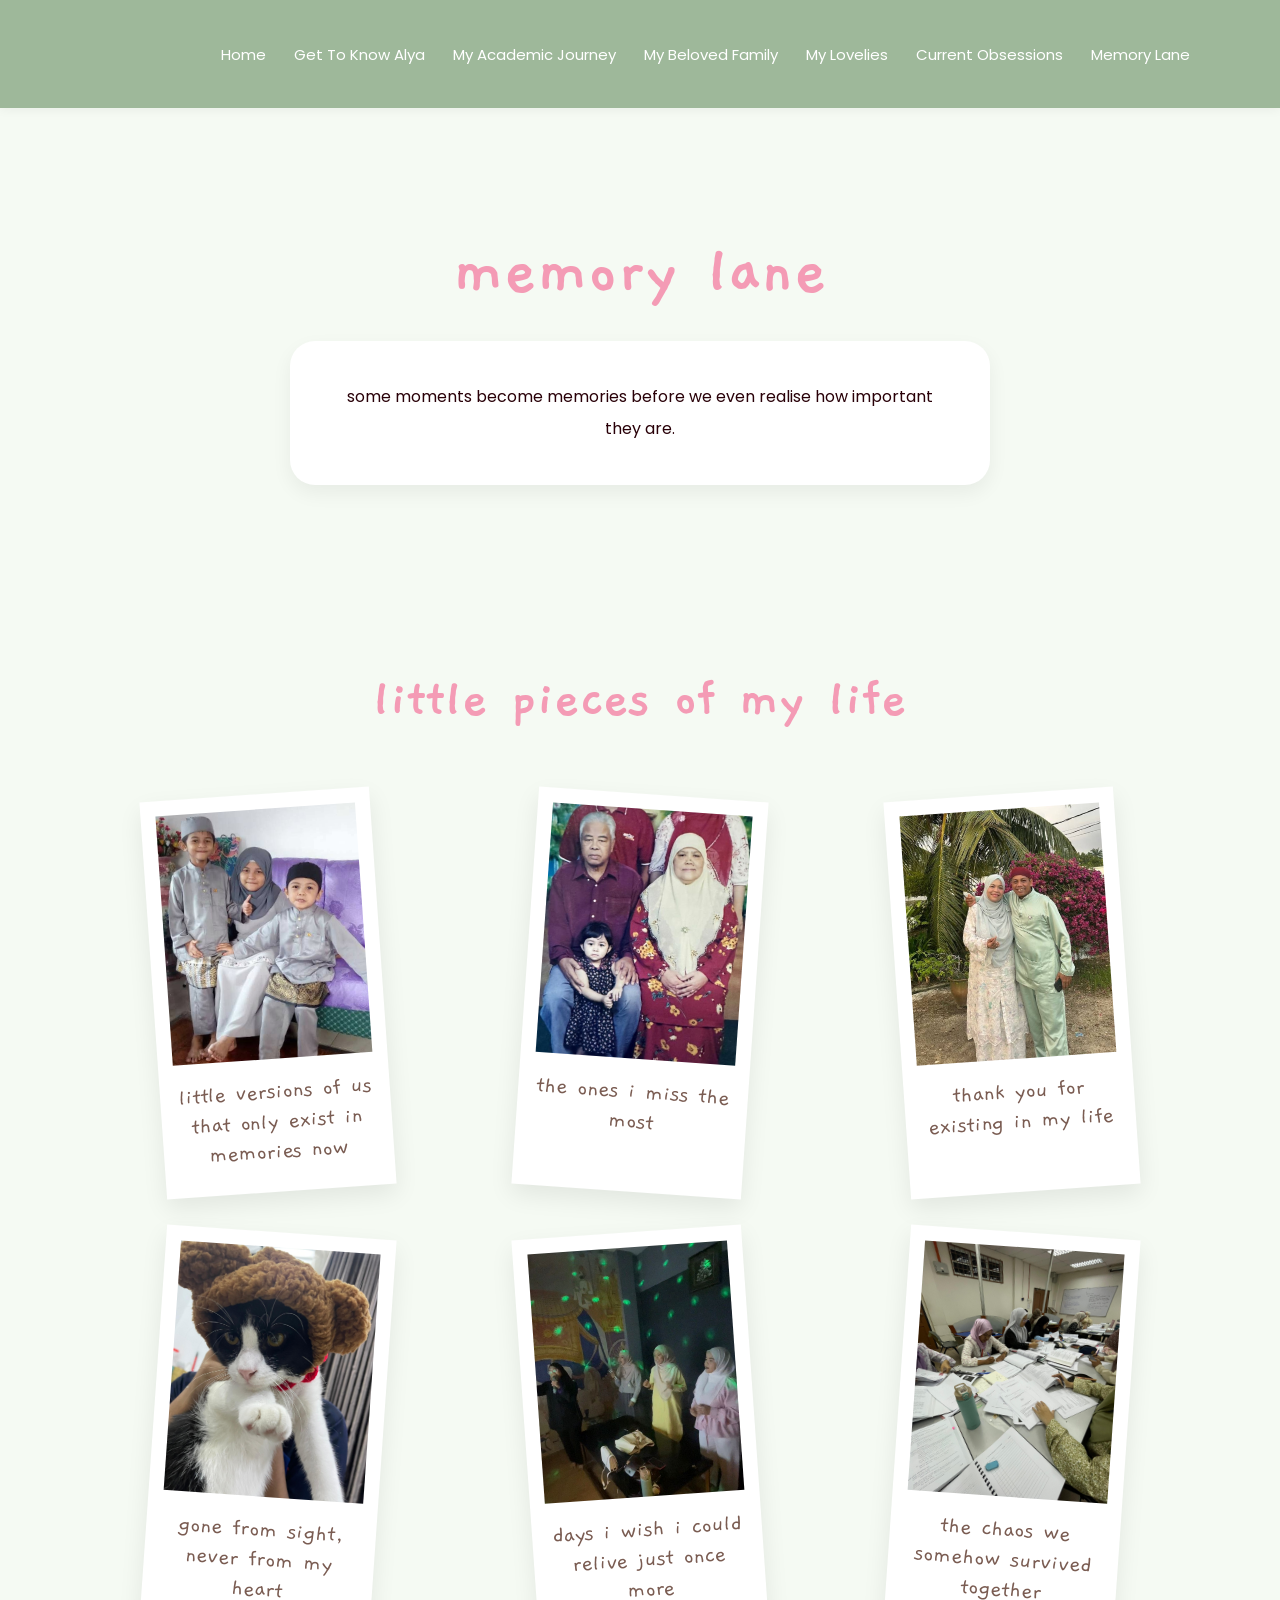
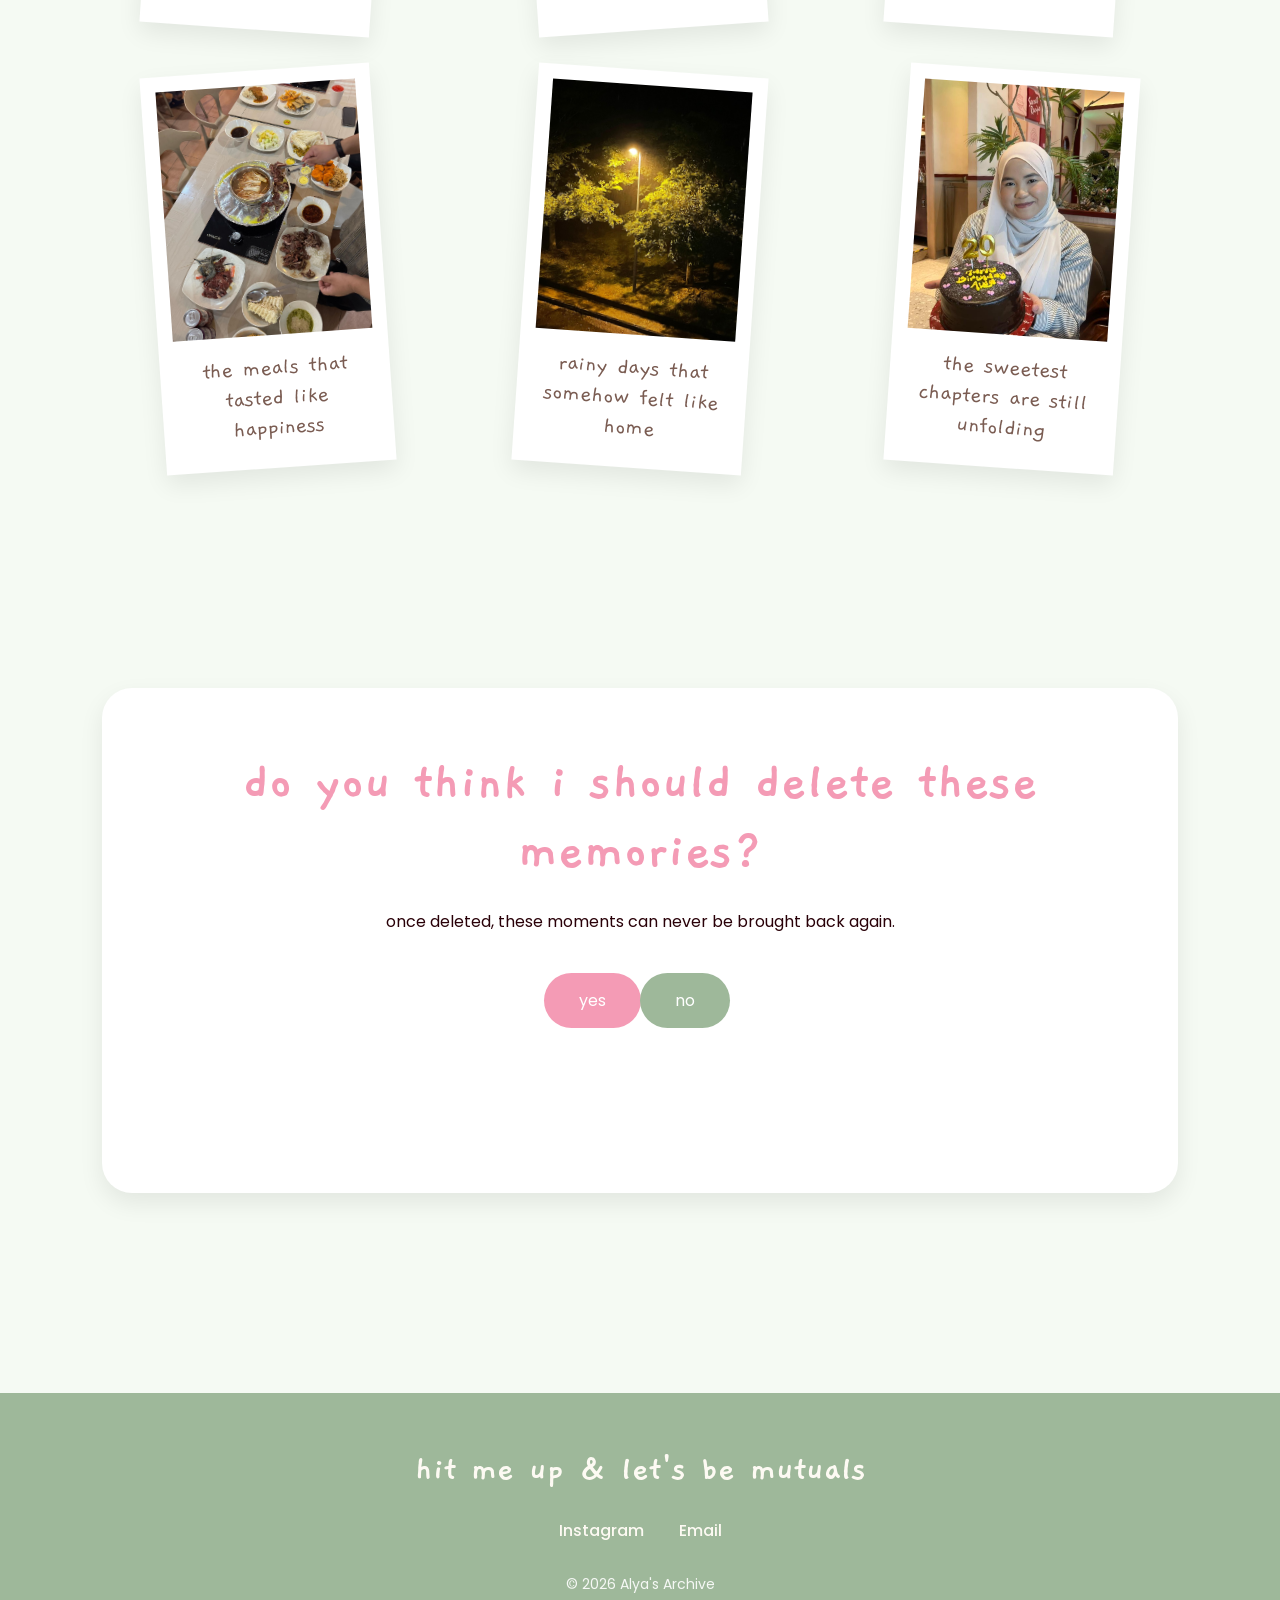
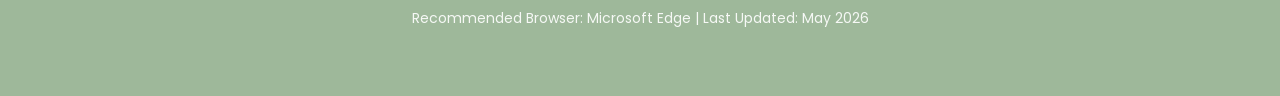
<file: moments.html>
<!DOCTYPE html>
<html lang="en">

<head>

<meta charset="UTF-8">
<meta name="viewport" content="width=device-width, initial-scale=1.0">

<title>Memory Lane</title>

<link rel="stylesheet" href="style.css">

<link rel="preconnect" href="https://fonts.googleapis.com">
<link rel="preconnect" href="https://fonts.gstatic.com" crossorigin>

<link href="https://fonts.googleapis.com/css2?family=Poppins:wght@300;400;500;600;700&family=Gaegu:wght@400;700&display=swap" rel="stylesheet">

</head>

<body class="memory-page">

<audio id="bgMusic" autoplay loop>
    <source src="audio/bgsound.mp3" type="audio/mpeg">
</audio>

<nav class="navbar">

<div class="logo">

<a href="index.html">

<video autoplay muted loop playsinline>

<source src="video/logo.mp4" type="video/mp4">

</video>
</a>
</div>


<ul>

<li><a href="index.html">Home</a></li>

<li class="dropdown">

<a href="about.html" class="dropdown-toggle">
Get To Know Alya
</a>

<ul class="dropdown-menu"> 

<li><a href="about.html#biodata">my biodata</a></li> 

<li><a href="about.html#vibe">my vibe</a></li> 

<li><a href="about.html#likes">things i like & dislike</a></li> 

<li><a href="about.html#hometown">my hometown</a></li> 

</ul> 

</li>

<li>
    <a href="education.html">My Academic Journey</a>
</li>

<li class="dropdown">

<a href="family.html" class="dropdown-toggle">
My Beloved Family
</a>

<ul class="dropdown-menu">

<li><a href="family.html#myfamily">My Family</a></li>
<li><a href="family.html#mycats">My Cats</a></li>

</ul>

</li>

<li><a href="friends.html">My Lovelies</a></li>

<li><a href="interests.html">Current Obsessions</a></li>

<li><a href="moments.html">Memory Lane</a></li>

</ul>

</nav>

<!-- INTRO -->

<section class="memory-intro">

<h1>memory lane</h1>

<p>

some moments become memories before we even realise how important they are.

</p>

</section>

<!-- MEMORY WALL -->

<section class="memory-wall">

<h2>little pieces of my life</h2>

<div class="memory-grid">

<div class="memory-polaroid rotate-left">

<img src="images/siblings.jpeg">

<p>little versions of us that only exist in memories now</p>

</div>


<div class="memory-polaroid rotate-right">

<img src="images/atukwan.jpeg">

<p>the ones i miss the most</p>

</div>


<div class="memory-polaroid rotate-left">

<img src="images/parents.jpeg">

<p>thank you for existing in my life</p>

</div>


<div class="memory-polaroid rotate-right">

<img src="images/labu.jpeg">

<p>gone from sight, never from my heart</p>

</div>


<div class="memory-polaroid rotate-left">

<img src="images/karok.jpeg">

<p>days i wish i could relive just once more</p>

</div>


<div class="memory-polaroid rotate-right">

<img src="images/study.jpeg">

<p>the chaos we somehow survived together</p>

</div>


<div class="memory-polaroid rotate-left">

<img src="images/food.jpeg">

<p>the meals that tasted like happiness</p>

</div>


<div class="memory-polaroid rotate-right">

<img src="images/rainy.jpeg">

<p>rainy days that somehow felt like home</p>

</div>

<div class="memory-polaroid rotate-right">

<img src="images/bday.jpeg">

<p>the sweetest chapters are still unfolding</p>

</div>

</div>

</section>


<!-- DELETE MEMORIES -->

<section class="delete-section">

<div class="delete-box">

<h2>do you think i should delete these memories?</h2>

<p>
once deleted, these moments can never be brought back again.
</p>

<div class="delete-buttons">

<button id="yesBtn">yes</button>

<button id="noBtn">no</button>

</div>

<p id="memoryMessage"></p>

</div>

</section>


<footer>

    <h3>hit me up & let's be mutuals</h3>

    <div class="footer-links">

        <a href="https://instagram.com/alynirss"
           target="_blank">
           Instagram
        </a>

        <a href="mailto:hcneylya@gmail.com">
           Email
        </a>

    </div>

    <p>© 2026 Alya's Archive</p>

    <p>Recommended Browser: Microsoft Edge | Last Updated: May 2026</p>

</footer>

<script>

const yesBtn=document.getElementById("yesBtn");

yesBtn.addEventListener("mouseover",function(){

const x=Math.floor(Math.random()*300)-150;

const y=Math.floor(Math.random()*200)-100;

yesBtn.style.transform=`translate(${x}px, ${y}px)`;

});


const noBtn=document.getElementById("noBtn");

const memoryMessage=document.getElementById("memoryMessage");

noBtn.addEventListener("click",function(){

memoryMessage.innerHTML="maybe not every memory is meant to be forgotten.";

});


</script>

<script>

const bgMusic = document.getElementById("bgMusic");


/* RESTORE MUSIC STATE */

window.addEventListener("load", () => {

    if(localStorage.getItem("musicPlaying") === "true"){

        bgMusic.play().catch(() => {});

    }

});


/* START MUSIC AFTER FIRST USER INTERACTION */

document.addEventListener("click", () => {

    if(bgMusic.paused){

        bgMusic.play().catch(() => {});
        localStorage.setItem("musicPlaying", "true");

    }

}, { once:true });


/* SAVE WHETHER MUSIC IS PLAYING */

bgMusic.addEventListener("play", () => {

    localStorage.setItem("musicPlaying", "true");

});

bgMusic.addEventListener("pause", () => {

    localStorage.setItem("musicPlaying", "false");

});


/* PAUSE WEBSITE MUSIC WHEN A VIDEO WITH SOUND PLAYS */

const videos = document.querySelectorAll("video");

videos.forEach(video => {

    /* Ignore muted videos like your logo */

    if(video.muted) return;

    video.addEventListener("play", () => {

        bgMusic.pause();

    });

    video.addEventListener("pause", () => {

        if(!video.ended){

            bgMusic.play().catch(() => {});

        }

    });

    video.addEventListener("ended", () => {

        bgMusic.play().catch(() => {});

    });

});

</script>

</body>

</html>
</file>
<file: style.css>
*{
    margin:0;
    padding:0;
    box-sizing:border-box;
}

:root{
    --green:#9EB89A;
    --pink:#F49BB5;
    --cream:#FDF8F2;
    --brown:#7A5C52;

    --soft-green:#F5FAF3;
    --soft-pink:#FFF0F5;
    --shadow:0 10px 25px rgba(0,0,0,0.08);
    --radius:25px;
}
body{
    font-family:'Poppins', sans-serif;
    background:#fefce3;
    color:#290008;
    overflow-x:hidden;
    cursor: url("images/cursor.png"), pointer;
}


::-webkit-scrollbar{
    width:12px;
}

::-webkit-scrollbar-track{
    background:#ffe4ec;
}

::-webkit-scrollbar-thumb{
    background:#9eb89a;
    border-radius:20px;
}

::-webkit-scrollbar-thumb:hover{
    background:#f49bb5;
}

/* ABOUT PAGE */

.about-page{
    background:#fff0f5;
}

.education-page{
    background:var(--soft-green);
}

.family-page{
    background:var(--soft-pink);
}

.friends-page{
    background:var(--soft-green);
}

.interests-page{
    background:var(--soft-pink);
}

.memory-page{
    background:var(--soft-green);
}


/* MOVING TEXT */

.moving-text{
    width:100%;
    overflow:hidden;
    background:#f49bb5;
    padding:10px 0;
    white-space:nowrap;
}

.moving-track{
    display:flex;
    width:max-content;
    animation:scrollText 18s linear infinite;
}

.moving-track span{
    font-size:14px;
    color:white;
    padding-right:80px;
    letter-spacing:2px;
    text-transform:uppercase;
}

@keyframes scrollText{

0%{
    transform:translateX(0);
}

100%{
    transform:translateX(-50%);
}

}

/* ABOUT HEADER */

.about-header{
    position:relative;
    max-width:800px;
    margin:50px auto;
    overflow:hidden;
    border-radius:30px;
}

.about-header video{
    width:100%;
    height:auto;

    display:block;
}

.about-overlay{
    position:absolute;
    top:50%;
    left:50%;
    transform:translate(-50%,-50%);
    text-align:center;
    color:white;
}

.about-overlay h1{
    font-size:70px;
    font-family:'Gaegu', cursive;
}

.about-overlay p{
    font-size:18px;
    margin-top:10px;
}


/* NOTE */

.about-note{
    padding:100px 10%;
    display:flex;
    justify-content:center;
}

.note-card{
    background:white;
    max-width:700px;
    padding:50px;
    box-shadow:0 10px 25px rgba(0,0,0,0.08);
    text-align:center;
}

.note-card h2{
    font-size:50px;
    margin-bottom:20px;
    color:var(--green);
    font-family:'Gaegu', cursive;
}

.note-card p{
    line-height:2;
}

/* GALLERY */

.mini-gallery{
    padding:100px 8%;
    text-align:center;
}

.mini-gallery h2{
    font-size:45px;
    margin-bottom:50px;
    color:#6d8b74;
    font-family:'Gaegu', cursive;
}

.gallery-wrapper{
    display:flex;
    justify-content:center;
    flex-wrap:wrap;
    gap:30px;
}

.gallery-wrapper img{
    width:250px;
    height:320px;
    object-fit:cover;
    border-radius:20px;
    box-shadow:0 8px 20px rgba(0,0,0,0.08);
    transition:0.4s;
}

.gallery-wrapper img:hover{
    transform:translateY(-10px);
}


/* MOBILE */

@media(max-width:768px){

.about-overlay h1{
    font-size:45px;
}

.note-card{
    padding:35px;
}

.gallery-wrapper img{
    width:100%;
    height:auto;
}

}


.navbar{
    background:#9eb89a;
    padding:18px 40px;
    display:flex;
    align-items:center;
    position:sticky;
    top:0;
    z-index:999;
    box-shadow:0 2px 10px rgba(0,0,0,0.05);
}

.logo video{
    width:130px;
    height:auto;
    object-fit:contain;
}

.navbar > ul{
    display:flex;
    align-items:center;
    justify-content:center;
    gap:28px;
    list-style:none;
    flex-wrap:wrap;
    margin:0 auto;
}

.navbar a{
    text-decoration:none;
    color:white;
    font-size:15px;
    transition:0.3s;
}

.navbar a:hover{
    color:#ffd6e2;
}

.dropdown{
    position:relative;
    padding-bottom:0px;
}

.dropdown-toggle{
    color:white;
    text-decoration:none;
    font-size:15px;
}

.dropdown-menu{
    position:absolute;
    top:25px;
    left:0;
    background:#dfe8d7;
    min-width:230px;
    display:none;
    flex-direction:column;
    padding:10px 0;
    border-radius:15px;
    box-shadow:0 8px 20px rgba(0,0,0,0.08);
    z-index:999;
}

.dropdown-menu li{
    list-style:none;
}

.dropdown-menu a{
    color:#4a403d;
    padding:12px 20px;
    display:block;
    font-size:14px;
    text-align:center;
    transition:0.3s;
}

.dropdown-menu a:hover{
    background:#f8cddd;
    color:#f49bb5;
}

.dropdown:hover .dropdown-menu{
    display:flex;
}

a,
button,
.polaroid{
    cursor: url("images/cursor.png"), pointer;
}


.hero img{
    width:100%;
    display:block;
}

.welcome-note{
    display:flex;
    justify-content:center;
    align-items:center;
    gap:50px;
    padding:80px 10%;
    flex-wrap:wrap;
}

.note{
    background:#ffffff;
    padding:40px;
    max-width:500px;
    box-shadow:0 8px 20px rgba(0,0,0,0.08);
    transform:rotate(-2deg);
}

.note h1{
    font-family:'Gaegu', cursive;
    font-size:55px;
    color:#f49bb5;
    margin-bottom:15px;
}

.note p{
    line-height:1.8;
}

.small-video video{
    width:180px;
    border:1px solid white;
    border-radius:15px;
    box-shadow:0 8px 20px rgba(0,0,0,0.10);
    transform:rotate(4deg);
    object-fit:cover;
}

.widgets{
    display:flex;
    justify-content:center;
    gap:25px;
    flex-wrap:wrap;
    padding:30px 10%;
}

.widget{
    width:250px;
    padding:30px;
    border-radius:20px;
    box-shadow:0 5px 15px rgba(0,0,0,0.06);
}

.green{
    background:#b8c9b5;
}

.pink{
    background:#ffd6e2;
}

.widget h3{
    font-family:'Gaegu', cursive;
    font-size:35px;
    margin-bottom:10px;
}

.explore{
    padding:100px 8%;
}

.explore h2{
    text-align:center;
    font-size:45px;
    color:#6d8b74;
    margin-bottom:60px;
    font-family:'Gaegu', cursive;
}

.polaroid-wrapper{
    display:flex;
    flex-wrap:wrap;
    justify-content:center;
    gap:40px;
}

.polaroid{
    background:white;
    width:280px;
    padding:15px;
    box-shadow:0 10px 20px rgba(0,0,0,0.08);
    transition:0.4s;
}

.rotate-left{
    transform:rotate(-4deg);
}

.rotate-right{
    transform:rotate(4deg);
}

.polaroid:hover{
    transform:translateY(-10px) rotate(0deg);
}

.polaroid img{
    width:100%;
    height:300px;
    object-fit:cover;
}

.polaroid p{
    text-align:center;
    margin-top:15px;
    font-weight:600;
    color:#4a403d;
}

.memory-polaroid{
    background:white;
    width:260px;
    padding:12px;
    box-shadow:0 8px 20px rgba(0,0,0,0.08);
    transform:rotate(-3deg);
}

.memory-polaroid video{
    width:100%;
    height:320px;
    object-fit:cover;
}

.polaroid a{
    text-decoration:none;
}


.little-snippets{
    padding:110px 0;
    text-align:center;
}

.little-snippets h2{
    font-size:42px;
    margin-bottom:45px;
    color:#f49bb5;
    font-family:'Gaegu', cursive;
}

.featured-video{
    width:75%;
    max-width:850px;
    margin:0 auto;
    overflow:hidden;
    border-radius:30px;
    box-shadow:0 10px 30px rgba(0,0,0,0.10);
}

.featured-video iframe{
    width:100%;
    height:480px;
    border:none;
    display:block;
}

.featured-video p{
    margin-top:20px;
    font-size:15px;
}


.music-player{
    text-align:center;
    padding:80px 10%;
}

.music-player h2{
    font-family:'Gaegu', cursive;
    font-size:40px;
    margin-bottom:20px;
    color:#6d8b74;
}

.quote{
    padding:100px 15%;
    text-align:center;
}

.quote p{
    font-size:30px;
    color:#f49bb5;
    font-family:'Gaegu', cursive;
}

/* FOOTER */

footer{
    background:#9EB89A;
    text-align:center;
    padding:55px 20px;
    margin-top:80px;
}

footer h3{
    font-family:'Gaegu', cursive;
    font-size:36px;
    color:#fdfaf3;
    margin-bottom:25px;
}

.footer-links{
    display:flex;
    justify-content:center;
    gap:35px;
    flex-wrap:wrap;
    margin-bottom:30px;
}

.footer-links a{
    color:#fdfaf3;
    text-decoration:none;
    font-size:16px;
    font-weight:500;
    transition:0.3s;
}

.footer-links a:hover{
    color:#f49bb5;
    transform:translateY(-3px);
}

footer p{
    color:rgba(255,255,255,0.9);
    margin-bottom:10px;
    font-size:14px;
    line-height:1.7;
}


/* ======================
   MOBILE
====================== */

@media(max-width:768px){

.navbar{
    flex-direction:column;
    gap:20px;
}

.navbar ul{
    flex-wrap:wrap;
    justify-content:center;
}

.note h1{
    font-size:45px;
}

.explore h2{
    font-size:35px;
}

.about-video-overlay h1{
    font-size:45px;
}

.about-wrapper{
    position:static;
    height:auto;
    display:flex;
    flex-direction:column;
    align-items:center;
    gap:25px;
}

.about-photo{
    position:static;
    transform:none;
    order:-1;
}

.about-photo img{
    width:240px;
    height:300px;
}

.info-card{
    position:static;
    transform:none !important;
    width:100%;
    max-width:350px;
}

}

.hometown-container{
    flex-direction:column;
}

.hometown-text{
    text-align:center;
}

.pin-card img{
    width:100%;
    max-width:300px;
    height:auto;
}

/* ======================
   ABOUT VIDEO
====================== */

.about-video{
    width:75%;
    max-width:850px;
    margin:50px auto;
    overflow:hidden;
    border-radius:30px;
    box-shadow:0 10px 30px rgba(0,0,0,0.10);
}

.about-video iframe{
    width:100%;
    height:480px;
    border:none;
    display:block;
}

/* ======================
   ALL ABOUT ALYA
====================== */

.all-about{
    padding:120px 8%;
    text-align:center;
}

.all-about h2{
    font-size:55px;
    color:var(--green);
    font-family:'Gaegu', cursive;
    margin-bottom:80px;
}

.about-wrapper{
    position:relative;
    max-width:1000px;
    height:700px;
    margin:0 auto;
}



/* PHOTO */

.about-photo{
    position:absolute;
    top:30%;
    left:50%;
    transform:translate(-50%,-50%);
}

.about-photo img{
    width:450px;
    height:auto;
    object-fit:contain;

    background:none;
    padding:0;
    box-shadow:none;

    transform:rotate(-2deg);
    transition:0.3s;
}

.about-photo img:hover{
    transform:rotate(0deg) scale(1.03);
}



/* STICKY NOTES */

.info-card{
    position:absolute;
    width:220px;
    background:var(--cream);
    padding:22px;
    border-radius:20px;
    box-shadow:0 8px 20px rgba(0,0,0,0.06);
    text-align:center;
    transition:0.3s;
    border:1px solid rgba(0,0,0,0.05);

    position:absolute;
}

.info-card::before{
    content:"";
    position:absolute;

    width:70px;
    height:20px;

    background:rgba(244,155,181,0.35);

    top:-10px;
    left:50%;

    transform:translateX(-50%) rotate(-3deg);

    border-radius:4px;
}

.info-card:hover{
    transform:translateY(-8px) rotate(0deg);
    box-shadow:0 12px 30px rgba(0,0,0,0.08);
}

.info-card h3{
    font-size:17px;
    color:var(--pink);
    margin-bottom:8px;
    font-weight:600;
    text-transform:uppercase;
    letter-spacing:1px;
}

.info-card p{
    font-size:15px;
    line-height:1.8;
    color:var(--brown);
}


/* SCATTERED POSITIONS */

.card1{
    top:30px;
    left:100px;
    transform:rotate(-4deg);
}

.card2{
    top:240px;
    left:0;
    transform:rotate(3deg);
}

.card3{
    bottom:140px;
    left:50px;
    transform:rotate(-3deg);
}

.card4{
    bottom:-30px;
    left:200px;
    transform:rotate(4deg);
}

.card5{
    top:-20px;
    right:70px;
    transform:rotate(4deg);
}

.card6{
    top:180px;
    right:0;
    transform:rotate(-3deg);
}

.card7{
    bottom:170px;
    right:20px;
    transform:rotate(3deg);
}

.card8{
    bottom:30px;
    right:250px;
    transform:rotate(-4deg);
}

/* ======================
   MY VIBE
====================== */

.vibe-section{
    padding:120px 8%;
    text-align:center;
}

.vibe-section h2{
    font-size:55px;
    color:var(--green);
    font-family:'Gaegu', cursive;
    margin-bottom:15px;
}

.vibe-note{
    color:var(--brown);
    margin-bottom:50px;
}

.vibe-grid{
    display:flex;
    justify-content:center;
    flex-wrap:wrap;
    gap:35px;
}

.vibe-card{
    width:250px;
    height:220px;
    perspective:1000px;
}

.vibe-inner{
    position:relative;
    width:100%;
    height:100%;
    transition:transform 0.8s;
    transform-style:preserve-3d;
}

.vibe-card:hover .vibe-inner{
    transform:rotateY(180deg);
}

.vibe-front,
.vibe-back{
    position:absolute;
    width:100%;
    height:100%;
    border-radius:25px;
    backface-visibility:hidden;
    box-shadow:var(--shadow);
}

.vibe-front{
    background:#ffeef4;

    display:flex;
    justify-content:center;
    align-items:center;
}

.vibe-front h3{
    font-size:40px;
    font-family:'Gaegu', cursive;
    color:var(--pink);
}

.vibe-back{
    background:white;
    transform:rotateY(180deg);

    display:flex;
    justify-content:center;
    align-items:center;

    padding:25px;
}

.vibe-back p{
    line-height:1.8;
    color:var(--brown);
}

/* ======================
   LIKES & DISLIKES
====================== */

.likes-section{
    padding:120px 8%;
    text-align:center;
}

.likes-section h2{
    font-size:45px;
    color:var(--green);
    font-family:'Gaegu', cursive;
    margin-bottom:15px;
}

.likes-note{
    margin-bottom:40px;
    color:#7a5c52;
}


/* TABLE WRAPPER */

.likes-table-wrapper{
    max-width:850px;
    margin:0 auto;
}


/* TABLE */

.likes-table{
    width:100%;
    border-collapse:collapse;
    table-layout:fixed;

    background:white;
    border-radius:25px;
    overflow:hidden;

    box-shadow:0 8px 20px rgba(0,0,0,0.08);
}


/* HEADER */

.likes-table th{
    width:50%;

    background:#f49bb5;
    color:white;

    padding:20px;

    font-size:16px;
    font-weight:600;

    text-align:center;
}

/* BODY */

.likes-table td{
    width:50%;

    padding:22px 20px;

    text-align:center;

    color:#7a5c52;
    font-size:15px;

    border-bottom:1px solid #f3f3f3;
}

/* MIDDLE LINE */

.likes-table th:first-child,
.likes-table td:first-child{
    border-right:2px solid #f3f3f3;
}


/* ALTERNATING ROWS */

.likes-table tr:nth-child(even){
    background:#fff8fa;
}

.likes-table tr:hover{
    background:#fff0f5;
}


/* MOBILE */

@media(max-width:768px){

    .likes-section h2{
        font-size:38px;
    }

    .likes-table th,
    .likes-table td{
        padding:16px 10px;
        font-size:14px;
    }

}
/* ======================
   MY HOMETOWN
====================== */

.hometown-section{
    padding:120px 8%;
    text-align:center;
}

.hometown-section h2{
    font-size:55px;
    color:var(--green);
    font-family:'Gaegu', cursive;
    margin-bottom:15px;
}

.hometown-note{
    color:var(--brown);
    margin-bottom:60px;
}


/* LAYOUT */

.hometown-container{
    display:flex;
    justify-content:center;
    align-items:center;
    gap:70px;
    flex-wrap:wrap;
}


/* LEFT */

.hometown-images{
    display:flex;
    flex-direction:column;
    gap:30px;
}


/* PINNED PHOTOS */

.pin-card{
    background:white;
    padding:15px;
    border-radius:25px;
    box-shadow:0 10px 25px rgba(0,0,0,0.08);

    position:relative;

    transition:0.3s;
}

.pin-card:hover{
    transform:translateY(-8px);
}

.pin-card:nth-child(1){
    transform:rotate(-3deg);
}

.pin-card:nth-child(2){
    transform:rotate(3deg);
}

.pin-card:nth-child(1):hover,
.pin-card:nth-child(2):hover{
    transform:translateY(-8px) rotate(0deg);
}


/* PHOTO */

.pin-card img{
    width:280px;
    height:190px;
    object-fit:cover;
    border-radius:18px;
}


/* PIN */

.pin-card::before{
    content:"";

    position:absolute;

    top:-12px;
    left:50%;

    transform:translateX(-50%);

    width:22px;
    height:22px;

    background:var(--pink);

    border-radius:50%;

    box-shadow:
        inset -3px -3px rgba(0,0,0,0.12);
}


/* LABEL */

.pin-label{
    margin-top:15px;
    font-size:15px;
    font-weight:600;
    color:var(--brown);
}


/* RIGHT */

.hometown-text{
    max-width:450px;
    text-align:left;

    background:white;
    padding:40px;

    border-radius:25px;

    box-shadow:0 10px 25px rgba(0,0,0,0.08);
}

.hometown-text h3{
    font-size:38px;
    color:var(--green);
    font-family:'Gaegu', cursive;

    margin-bottom:25px;
}

.hometown-text p{
    line-height:2;
    color:var(--brown);

    margin-bottom:20px;
}

/* ======================
   EDUCATION INTRO
====================== */

.edu-intro{
    padding:120px 10% 80px;
    text-align:center;
}

.edu-intro h1{
    font-size:70px;
    color:var(--pink);
    font-family:'Gaegu', cursive;
    margin-bottom:25px;
}

.edu-intro p{
    max-width:700px;
    margin:auto;
    line-height:2;
    background:white;
    padding:40px;
    border-radius:25px;
    box-shadow:0 8px 20px rgba(0,0,0,0.06);
}


/* ======================
   ACADEMIC JOURNEY
====================== */

.edu-cards-section{
    padding:30px 8% 100px;
    text-align:center;
}

.edu-cards-section h2{
    font-size:55px;
    color:var(--pink);
    font-family:'Gaegu', cursive;
    margin-bottom:15px;
}

.edu-note{
    color:#7a5c52;
    margin-bottom:50px;
}

.edu-grid{
    display:grid;
    grid-template-columns:repeat(3, 1fr);
    gap:35px;
    justify-items:center;
}


/* ======================
   EDUCATION CARD
====================== */

.edu-card{
    width:280px;
    background:white;
    padding:35px 25px;
    border-radius:25px;
    box-shadow:0 10px 25px rgba(0,0,0,0.08);
    transition:0.3s;
}

.edu-card:hover{
    transform:translateY(-8px);
}


/* ======================
   LOGO
====================== */

.edu-logo-link{
    position:relative;
    display:flex;
    justify-content:center;
    align-items:center;
    width:100%;
    text-decoration:none;
    margin-bottom:25px;
}

.edu-logo{
    width:95px;
    height:85px;
    object-fit:contain;
    display:block;
}

.edu-logo:hover{
    transform:scale(1.08);
}


/* VISIT TAG */

.visit-tag{
    position:absolute;
    bottom:-35px;
    left:50%;
    transform:translateX(-50%);

    background:#f49bb5;
    color:white;

    padding:6px 12px;
    border-radius:20px;

    font-size:12px;
    white-space:nowrap;

    opacity:0;
    transition:0.3s;

    pointer-events:none;
}

.edu-logo-link:hover .visit-tag{
    opacity:1;
}


/* ======================
   CARD TEXT
====================== */

.edu-level{
    display:inline-block;

    background:#fff0f5;
    color:#f49bb5;

    padding:6px 14px;
    border-radius:20px;

    font-size:13px;
    font-weight:600;

    margin-bottom:15px;
}

.edu-card h3{
    font-size:20px;
    color:#7a5c52;
    margin-bottom:15px;
}

.edu-card p{
    color:#7a5c52;
    line-height:1.7;
    margin-bottom:8px;
}

/* SCHOOL LOCATIONS */

.school-location-section{
    padding:120px 8%;
    text-align:center;
}

.school-location-section h2{
    font-size:55px;
    color:var(--pink);
    font-family:'Gaegu', cursive;
    margin-bottom:15px;
}

.location-note{
    color:#7a5c52;
    margin-bottom:40px;
}

.school-table-wrapper{
    max-width:850px;
    margin:0 auto;
}

.school-table{
    width:100%;
    border-collapse:collapse;
    background:white;
    border-radius:25px;
    overflow:hidden;
    box-shadow:0 8px 20px rgba(0,0,0,0.08);
}

.school-table th{
    background:var(--green);
    color:white;
    padding:20px;
    text-align:center;
}

.school-table td{
    padding:22px 20px;
    text-align:center;
    color:#7a5c52;
    border-bottom:1px solid #f3f3f3;
}

.school-table th:first-child,
.school-table td:first-child{
    border-right:2px solid #f3f3f3;
}

.school-table tr:nth-child(even){
    background:#fff8fa;
}

.school-table a{
    color:#7a5c52;
    text-decoration:none;
    font-weight:500;
    transition:0.3s;
}

.school-table a:hover{
    color:var(--pink);
    display:inline-block;
    transform:translateY(-2px) scale(1.05);
}
/* ======================
   SCHOOL MEMORIES
====================== */

.school-memories{
    padding:120px 8%;
    text-align:center;
}

.school-memories h2{
    font-size:55px;
    color:var(--pink);
    font-family:'Gaegu', cursive;
    margin-bottom:15px;
}

.memories-note{
    color:#7a5c52;
    margin-bottom:50px;
}


/* ======================
   MEMORIES SLIDER
====================== */

.slider-container{
    width:85%;
    margin:0 auto;

    display:flex;
    align-items:center;
    justify-content:center;
    gap:20px;
}

.slider{
    width:900px;
    max-width:100%;
}

.slider img,
.slider video{
    width:100%;
    height:500px;
    object-fit:cover;
    
    border-radius:25px;
    box-shadow:0 10px 25px rgba(0,0,0,0.08);

    display:none;
}

.slider .active{
    display:block;
}


/* ======================
   ARROWS
====================== */

.prev,
.next{
    border:none;

    width:55px;
    height:55px;

    border-radius:50%;

    background:#6d8b74;
    color:white;

    font-size:24px;

    cursor:url("images/cursor.png"), pointer;

    transition:0.3s;
}

.prev:hover,
.next:hover{
    transform:scale(1.1);
    background:#f49bb5;
}


/* ======================
   MOBILE
====================== */

@media(max-width:1024px){

    .edu-grid{
        grid-template-columns:repeat(2, 1fr);
    }

}

@media(max-width:768px){

    .edu-intro h1{
        font-size:50px;
    }

    .edu-cards-section h2,
    .school-memories h2{
        font-size:40px;
    }

    .edu-grid{
        grid-template-columns:1fr;
    }

    .edu-card{
        width:100%;
        max-width:320px;
    }

    .edu-logo{
        width:80px;
        height:80px;
    }

    .slider img,
    .slider video{
        height:280px;
    }

    .slider-container{
        width:100%;
        gap:10px;
    }

    .prev,
    .next{
        width:45px;
        height:45px;
        font-size:20px;
    }
    .school-location-section h2{
        font-size:40px;
    }

    .school-table th,
    .school-table td{
        padding:16px 10px;
        font-size:14px;
    }

    .school-table-wrapper{
        overflow-x:auto;
    }
}

/* ======================
   FAMILY PAGE
====================== */

.family-video{
    width:75%;
    max-width:850px;
    margin:50px auto;
    overflow:hidden;
    border-radius:30px;
    box-shadow:0 10px 30px rgba(0,0,0,0.10);
}

.family-video iframe{
    width:100%;
    height:480px;
    border:none;
    display:block;
}

/* FAMILY PORTRAIT */

.family-portrait-section{
    padding:100px 8%;
    text-align:center;
}

.family-portrait-section h2{
    font-size:50px;
    color:var(--green);
    margin-bottom:50px;
    font-family:'Gaegu', cursive;
}

.family-portrait{
    position:relative;
    max-width:900px;
    margin:auto;
}

.family-portrait img{
    width:100%;
    border-radius:25px;
    display:block;
    box-shadow:0 10px 25px rgba(0,0,0,0.08);
}


/* HOTSPOTS */

.hotspot{
    position:absolute;
    width:80px;
    height:80px;
    cursor: url("images/cursor.png"), pointer;
}

.hotspot span{
    opacity:0;
    background:#f49bb5;
    color:white;
    padding:10px 18px;
    border-radius:20px;
    transition:0.3s;
    white-space:nowrap;
}

.hotspot:hover span{
    opacity:1;
}


/* FAMILY PHOTO POSITIONS */

.ayah{
    top:45%;
    left:35%;
}

.ibu{
    top:45%;
    left:60%;
}

.irfan{
    top:36%;
    left:75%;
}

.aisy{
    top:58%;
    left:20%;
}

.me{
    top:60%;
    left:44%;
}


/* FAMILY MEMBERS */

.family-members{
    padding:100px 8%;
    text-align:center;
}

.family-members h2{
    font-size:50px;
    color:var(--green);
    margin-bottom:50px;
    font-family:'Gaegu', cursive;
}


/* ======================
   FAMILY FLIP CARDS
====================== */

.family-members{
    padding:100px 8%;
    text-align:center;
}

.family-members h2{
    font-family:'Gaegu', cursive;
    font-size:55px;
    color:var(--green);
    margin-bottom:50px;
}

.flip-grid{
    display:flex;
    flex-wrap:wrap;
    justify-content:center;
    gap:35px;
}

.flip-card{
    width:250px;
    height:360px;
    perspective:1000px;
}

.flip-card-inner{
    position:relative;
    width:100%;
    height:100%;
    transition:transform 0.8s;
    transform-style:preserve-3d;
}

.flip-card:hover .flip-card-inner{
    transform:rotateY(180deg);
}

.flip-card-front,
.flip-card-back{
    position:absolute;
    width:100%;
    height:100%;
    border-radius:25px;
    overflow:hidden;
    backface-visibility:hidden;
    box-shadow:0 10px 25px rgba(0,0,0,0.08);
}

.flip-card-front{
    background:white;
}

.flip-card-front img{
    width:100%;
    height:280px;
    object-fit:cover;
}

.flip-card-front h3{
    margin-top:15px;
    font-size:35px;
    font-family:'Gaegu', cursive;
    color:#7a5c52;
}

.flip-card-back{
    background:#ffe7ef;
    transform:rotateY(180deg);

    display:flex;
    flex-direction:column;
    justify-content:center;
    align-items:center;

    text-align:center;

    padding:25px;
    box-sizing:border-box;

    color:#7a5c52;
}

.flip-card-back h3{
    font-size:38px;
    font-family:'Gaegu', cursive;
    color:var(--green);
    margin-bottom:20px;
}

.flip-card-back p{
    margin:5px 0;
    line-height:1.6;
}

@media(max-width:768px){

    .flip-card{
        width:280px;
        height:380px;
    }

}

/* CAT TRANSITION */

.cat-transition{
    text-align:center;
    padding:100px 8%;
}

.cat-divider{
    display:flex;
    justify-content:center;
    gap:30px;
    flex-wrap:wrap;
}

.cat-divider img{
    width:300px;
    max-width:100%;
}

.cat-section h2{
    font-size:55px;
    color:#f49bb5;
    font-family:'Gaegu', cursive;
    margin-bottom:40px;
}

.cat-gallery{
    padding:80px 8%;
    text-align:center;
}

.cat-gallery h2{
    font-size:50px;
    color:#f49bb5;
    font-family:'Gaegu', cursive;
    margin-bottom:40px;
}

.cat-video-grid iframe{
    width:280px;
    height:280px;
    border:none;
    border-radius:25px;
    box-shadow:0 8px 20px rgba(0,0,0,0.08);
    transition:0.3s;
}

.cat-video-grid iframe:hover{
    transform:translateY(-8px);
}
/* ======================
   CAT TRANSITION
====================== */

.cat-transition{
    text-align:center;
    padding:80px 8%;
}

.cat-divider{
    display:flex;
    justify-content:center;
    gap:30px;
    flex-wrap:wrap;
}

.cat-divider img{
    width:280px;
    max-width:100%;
}


/* ======================
   CAT SECTION
====================== */

.cat-section{
    padding:80px 8%;
    text-align:center;
}

.cat-section h2{
    font-size:55px;
    color:var(--green);
    font-family:'Gaegu', cursive;
    margin-bottom:40px;
}


/* ======================
   CAT VIDEOS
====================== */

.cat-gallery{
    padding:80px 8%;
    text-align:center;
}

.cat-gallery h2{
    font-size:50px;
    color:var(--green);
    font-family:'Gaegu', cursive;
    margin-bottom:40px;
}

.cat-video-grid{
    display:flex;
    justify-content:center;
    flex-wrap:wrap;
    gap:30px;
}

.cat-video-grid iframe{
    width:300px;
    height:533px;
    border:none;
    border-radius:25px;
    box-shadow:0 8px 20px rgba(0,0,0,0.08);
    transition:0.3s;
}

.cat-video-grid iframe:hover{
    transform:translateY(-8px);
}

/* ======================
   THANK YOU POSTCARD
====================== */

.family-note{
    padding:120px 8%;
    text-align:center;
}

.family-note h2{
    font-size:55px;
    color:var(--green);
    font-family:'Gaegu', cursive;
    margin-bottom:40px;
}

.postcard{
    max-width:800px;
    margin:0 auto;
    background:#fffdf8;
    border:2px solid #e8d8c3;
    border-radius:25px;
    padding:50px;
    position:relative;
    box-shadow:0 10px 25px rgba(0,0,0,0.08);

    transform:rotate(-1deg);
}

.stamp{
    position:absolute;
    top:25px;
    right:25px;

    width:70px;
    height:70px;

    border:2px dashed #f49bb5;
    border-radius:15px;

    display:flex;
    justify-content:center;
    align-items:center;

    font-size:28px;
    color:#f49bb5;

    transform:rotate(10deg);
}

.postcard-content{
    text-align:left;
    color:#7a5c52;
    line-height:2;
}

.dear{
    font-family:'Gaegu', cursive;
    font-size:35px;
    color:var(--green);
    margin-bottom:20px;
}

.signature{
    margin-top:35px;
    font-family:'Gaegu', cursive;
    font-size:32px;
    color:var(--green);
}

/* ======================
   MY LOVELIES
====================== */

.friends-intro{
    padding:120px 10% 70px;
    text-align:center;
}

.friends-intro h1{
    font-size:70px;
    font-family:'Gaegu', cursive;
    color:#d88fa2;
    margin-bottom:20px;
}

.friends-intro p{
    max-width:750px;
    margin:auto;
    line-height:2;
    background:white;
    padding:35px;
    border-radius:25px;
    box-shadow:0 8px 20px rgba(0,0,0,0.06);
}


/* ERA SECTION */

.friend-era{
    text-align:center;
    padding:70px 10% 30px;
}

.friend-era h2{
    font-size:55px;
    color:#d88fa2;
    font-family:'Gaegu', cursive;
}

.friend-era span{
    display:block;
    margin:10px 0 20px;
    font-weight:600;
    color:#7a5c52;
}

.friend-era p{
    max-width:700px;
    margin:auto;
    line-height:2;
}


/* SLIDER */

.slider-container{
    width:85%;
    margin:40px auto 90px;
    display:flex;
    align-items:center;
    justify-content:center;
    gap:20px;
}

.slider{
    width:900px;
    max-width:100%;
}

.slider img{
    width:100%;
    height:500px;
    object-fit:cover;
    border-radius:25px;
    box-shadow:0 10px 25px rgba(0,0,0,0.08);
}

.prev,
.next{
    border:none;
    width:55px;
    height:55px;
    border-radius:50%;
    background:#d88fa2;
    color:white;
    font-size:24px;
    cursor: url("images/cursor.png"), pointer;
    transition:0.3s;
}

.prev:hover,
.next:hover{
    transform:scale(1.1);
}


/* FRIENDS SECTION */

.friends-gallery{
    padding:100px 8%;
    text-align:center;
}

.friends-gallery h2{
    font-size:55px;
    font-family:'Gaegu', cursive;
    color:#d88fa2;
    margin-bottom:60px;
}


/* FRIEND GRID */

.friends-grid{
    display:grid;
    grid-template-columns:repeat(4,1fr);
    gap:35px;
    justify-items:center;
}


/* POLAROIDS */

.friend-polaroid{
    background:white;
    padding:15px 15px 25px;
    width:220px;
    box-shadow:0 10px 25px rgba(0,0,0,0.08);
    transition:0.4s;
}

.friend-polaroid:nth-child(odd){
    transform:rotate(-3deg);
}

.friend-polaroid:nth-child(even){
    transform:rotate(3deg);
}

.friend-polaroid:hover{
    transform:scale(1.05);
}

.friend-polaroid img{
    width:100%;
    height:260px;
    object-fit:cover;
}

.friend-polaroid p{
    margin-top:15px;
    font-size:28px;
    color:#7a5c52;
    font-family:'Gaegu', cursive;
}


/* MOBILE */

@media(max-width:1024px){

.friends-grid{
    grid-template-columns:repeat(3,1fr);
}

}

@media(max-width:768px){

.friends-intro h1{
    font-size:50px;
}

.friend-era h2{
    font-size:40px;
}

.friends-gallery h2{
    font-size:45px;
}

.slider img{
    height:280px;
}

.friends-grid{
    grid-template-columns:repeat(2,1fr);
}

.friend-polaroid{
    width:180px;
}

.friend-polaroid img{
    height:220px;
}

}

@media(max-width:500px){

.friends-grid{
    grid-template-columns:1fr;
}

.friend-polaroid{
    width:250px;
}

}

/* ======================
   CURRENT OBSESSIONS
====================== */

.obsession-note{
    padding:120px 10% 80px;
    text-align:center;
}

.obsession-note h1{
    font-size:70px;
    font-family:'Gaegu', cursive;
    color:var(--green);
    margin-bottom:25px;
}

.obsession-note p{
    max-width:700px;
    margin:auto;
    line-height:2;
    background:white;
    padding:40px;
    border-radius:25px;
    box-shadow:0 8px 20px rgba(0,0,0,0.06);
}


/* MOVING TEXT */

.marquee{
    overflow:hidden;
    white-space:nowrap;
    padding:20px 0;
    background:#1f1f1f;
    margin-top:30px;
}

.marquee-content{
    display:inline-block;
    color:white;
    font-size:18px;
    animation:marquee 18s linear infinite;
}

@keyframes marquee{
    from{
        transform:translateX(100%);
    }

    to{
        transform:translateX(-100%);
    }
}



/* ======================
   OBSESSION INTRO NOTE
====================== */

.obsession-note{
    padding:120px 10% 80px;
    text-align:center;
}

.obsession-note h1{
    font-size:75px;
    font-family:'Gaegu', cursive;
    color:var(--green);
    margin-bottom:20px;
}

.obsession-note p{
    max-width:700px;
    margin:auto;
    line-height:2;
    background:white;
    padding:35px;
    border-radius:25px;
    box-shadow:0 8px 20px rgba(0,0,0,0.06);
}



/* ======================
   MUSIC SECTION
====================== */

.music-section{
    padding:50px 8%;
    text-align:center;
}

.music-section h2{
    font-size:55px;
    color:var(--green);
    font-family:'Gaegu', cursive;
}

.music-note{
    margin-top:15px;
    margin-bottom:50px;
    color:#7a5c52;
}


/* FIRST ROW */

.music-grid{
    display:grid;
    grid-template-columns:repeat(3, 1fr);
    gap:35px;
    justify-items:center;
}


/* SECOND ROW */

.music-grid-bottom{
    display:flex;
    justify-content:center;
    gap:150px;
    margin-top:45px;
}



/* ======================
   MUSIC CARDS
====================== */

.music-card{
    width:250px;
    background:#ffd9e6;
    border-radius:30px;
    padding:25px;
    box-shadow:0 10px 25px rgba(0,0,0,0.08);
    transition:0.3s;
}

.music-card:hover{
    transform:translateY(-8px);
}

.music-header{
    font-size:15px;
    margin-bottom:15px;
    color:#7a5c52;
    font-weight:600;
}

.music-card img{
    width:180px;
    height:180px;
    object-fit:cover;
    border-radius:20px;
    margin-bottom:20px;
}

.music-card h3{
    font-size:28px;
    color:#7a5c52;
    font-family:'Gaegu', cursive;
}

.artist{
    margin-top:5px;
    margin-bottom:20px;
    color:#7a5c52;
}

.music-buttons button{
    width:50px;
    height:50px;
    border:none;
    border-radius:50%;
    background:white;
    cursor: url("images/cursor.png"), pointer;
    font-size:20px;
    transition:0.3s;
}

.music-buttons button:hover{
    transform:scale(1.1);
}

.music-card a{
    display:block;
    margin-top:20px;
    color:#7a5c52;
    text-decoration:none;
}

.music-card a:hover{
    text-decoration:underline;
}



/* ======================
   FLOWER SECTION
====================== */

.flower-section{
    padding:120px 8%;
    text-align:center;
}

.flower-section h2{
    font-size:55px;
    color:var(--green);
    font-family:'Gaegu', cursive;
}

.flower-note{
    max-width:650px;
    margin:20px auto 50px;
    line-height:2;
}



/* FLOWER BUTTON */

.flower-button{
    width:120px;
    height:120px;
    border:none;
    border-radius:50%;
    background:#9fd38b;
    font-size:50px;
    cursor: url("images/cursor.png"), pointer;
    transition:0.3s;
    box-shadow:0 10px 25px rgba(0,0,0,0.08);
}

.flower-button:hover{
    transform:rotate(15deg) scale(1.08);
}



/* ======================
   MOODBOARD
====================== */

#moodboard{
    display:none;
    position:relative;
    height:700px;
    margin-top:60px;
}

.mood-item{
    position:absolute;
    text-align:center;
    transition:0.4s;
}

.mood-item:hover{
    transform:scale(1.08);
}

.mood-item img{
    width:130px;
    height:130px;
    object-fit:cover;
    border-radius:25px;
    box-shadow:0 10px 25px rgba(0,0,0,0.08);
}

.mood-item p{
    margin-top:10px;
    font-family:'Gaegu', cursive;
    font-size:25px;
    color:#7a5c52;
}


/* SCATTERED POSITIONS */

.item1{
    top:20px;
    left:25%;
}

.item2{
    top:150px;
    left:5%;
}

.item3{
    top:70px;
    right:15%;
}

.item4{
    top:250px;
    right:5%;
}

.item5{
    top:330px;
    left:20%;
}

.item6{
    top:420px;
    right:20%;
}

.item7{
    top:525px;
    left:12%;
}

.item8{
    top:90px;
    left:50%;
}

.item9{
    top:530px;
    right:45%;
}

.item10{
    top:300px;
    left:46%;
}


/* ======================
   PUZZLE
====================== */

.puzzle-section{
    padding:120px 8%;
    text-align:center;
}

.puzzle-section h2{
    font-size:55px;
    color:var(--green);
    font-family:'Gaegu', cursive;
}

.puzzle-grid{
    display:grid;
    grid-template-columns:repeat(2,200px);
    justify-content:center;
    gap:15px;
    margin-top:40px;
}

.piece{
    width:200px;
    height:200px;
    object-fit:cover;
    cursor: url("images/cursor.png"), pointer;
    border-radius:20px;
    transition:0.3s;
    box-shadow:0 10px 25px rgba(0,0,0,0.08);

    opacity:0.80;
}

.piece:hover{
    transform:scale(1.05);
    opacity:1;
    transform:scale(1.05);
}

.piece.solved{
    visibility:hidden;
}

#finalPuzzle{
    display:none;
    margin-top:50px;
}

#finalPuzzle img{
    width:350px;
    max-width:90%;
    border-radius:25px;
    box-shadow:0 10px 25px rgba(0,0,0,0.08);
}

#finalPuzzle h3{
    margin-top:30px;
    font-size:40px;
    color:var(--green);
    font-family:'Gaegu', cursive;
}

#finalPuzzle p{
    margin-top:15px;
    line-height:2;
}



/* ======================
   MOBILE
====================== */

@media(max-width:768px){

    .music-grid{
        grid-template-columns:1fr;
    }

    .music-grid-bottom{
        flex-direction:column;
        align-items:center;
    }

    #moodboard{
        height:auto;
        display:flex;
        flex-wrap:wrap;
        justify-content:center;
        gap:20px;
    }

    .mood-item{
        position:static;
    }

    .puzzle-grid{
        grid-template-columns:1fr;
    }

}


/* ======================
   MEMORY LANE
====================== */

.memory-intro{
    padding:120px 10% 80px;
    text-align:center;
}

.memory-intro h1{
    font-size:70px;
    color:var(--pink);
    font-family:'Gaegu', cursive;
    margin-bottom:25px;
}

.memory-intro p{
    max-width:700px;
    margin:auto;
    line-height:2;
    background:white;
    padding:40px;
    border-radius:25px;
    box-shadow:0 8px 20px rgba(0,0,0,0.06);
}


/* MEMORY WALL */

.memory-wall{
    padding:100px 8%;
    text-align:center;
}

.memory-wall h2{
    font-size:55px;
    color:var(--pink);
    margin-bottom:60px;
    font-family:'Gaegu', cursive;
}

.memory-grid{
    display:grid;
    grid-template-columns:repeat(3, 1fr);
    gap:40px;
    justify-items:center;
}

/* POLAROIDS */

.memory-polaroid{
    background:white;
    padding:15px 15px 25px;
    width:230px;
    height:auto;
    box-shadow:0 10px 25px rgba(0,0,0,0.08);
    transition:0.4s;
}

.memory-polaroid:hover{
    transform:scale(1.05);
}

.memory-polaroid img{
    width:100%;
    height:250px;
    object-fit:cover;
    display:block;
}

.memory-polaroid p{
    margin-top:18px;
    font-family:'Gaegu', cursive;
    font-size:24px;
    color:#7a5c52;
}


/* RANDOM ROTATION */

.rotate-left{
    transform:rotate(-4deg);
}

.rotate-right{
    transform:rotate(4deg);
}


/* DELETE SECTION */

.delete-section{
    padding:120px 8%;var(--shadow)
    display:flex;
    justify-content:center;
}

.delete-box{
    background:white;
    padding:60px;
    border-radius:30px;
    text-align:center;
    box-shadow:0 10px 25px rgba(0,0,0,0.08);
    position:relative;
    overflow:hidden;
}

.delete-box h2{
    font-size:55px;
    color:var(--pink);
    margin-bottom:20px;
    font-family:'Gaegu', cursive;
}

.delete-box p{
    line-height:2;
}


/* BUTTONS */

.delete-buttons{
    margin-top:35px;
    position:relative;
    height:120px;
}

.delete-buttons button{
    border:none;
    padding:15px 35px;
    border-radius:30px;
    font-size:16px;
    cursor: url("images/cursor.png"), pointer;
    transition:0.3s;
    font-family:'Poppins', sans-serif;
}


/* YES BUTTON */

#yesBtn{
    background:var(--pink);
    color:white;
    position:absolute;
    left:40%;
}


/* NO BUTTON */

#noBtn{
    background:var(--green);
    color:white;
    position:absolute;
    left:50%;
}


/* MESSAGE */

#memoryMessage{
    margin-top:40px;
    font-size:20px;
    color:#7a5c52;
    font-family:'Gaegu', cursive;
}


/* MOBILE */

@media(max-width:768px){

.memory-intro h1{
    font-size:50px;
}

.memory-intro p{
    padding:30px;
}

.memory-wall h2{
    font-size:40px;
}

.memory-polaroid{
    width:100%;
    max-width:300px;
}

.delete-box{
    padding:35px;
}

.delete-box h2{
    font-size:38px;
}

.delete-buttons{
    height:180px;
}

#yesBtn{
    left:20%;
}

}
</file>
